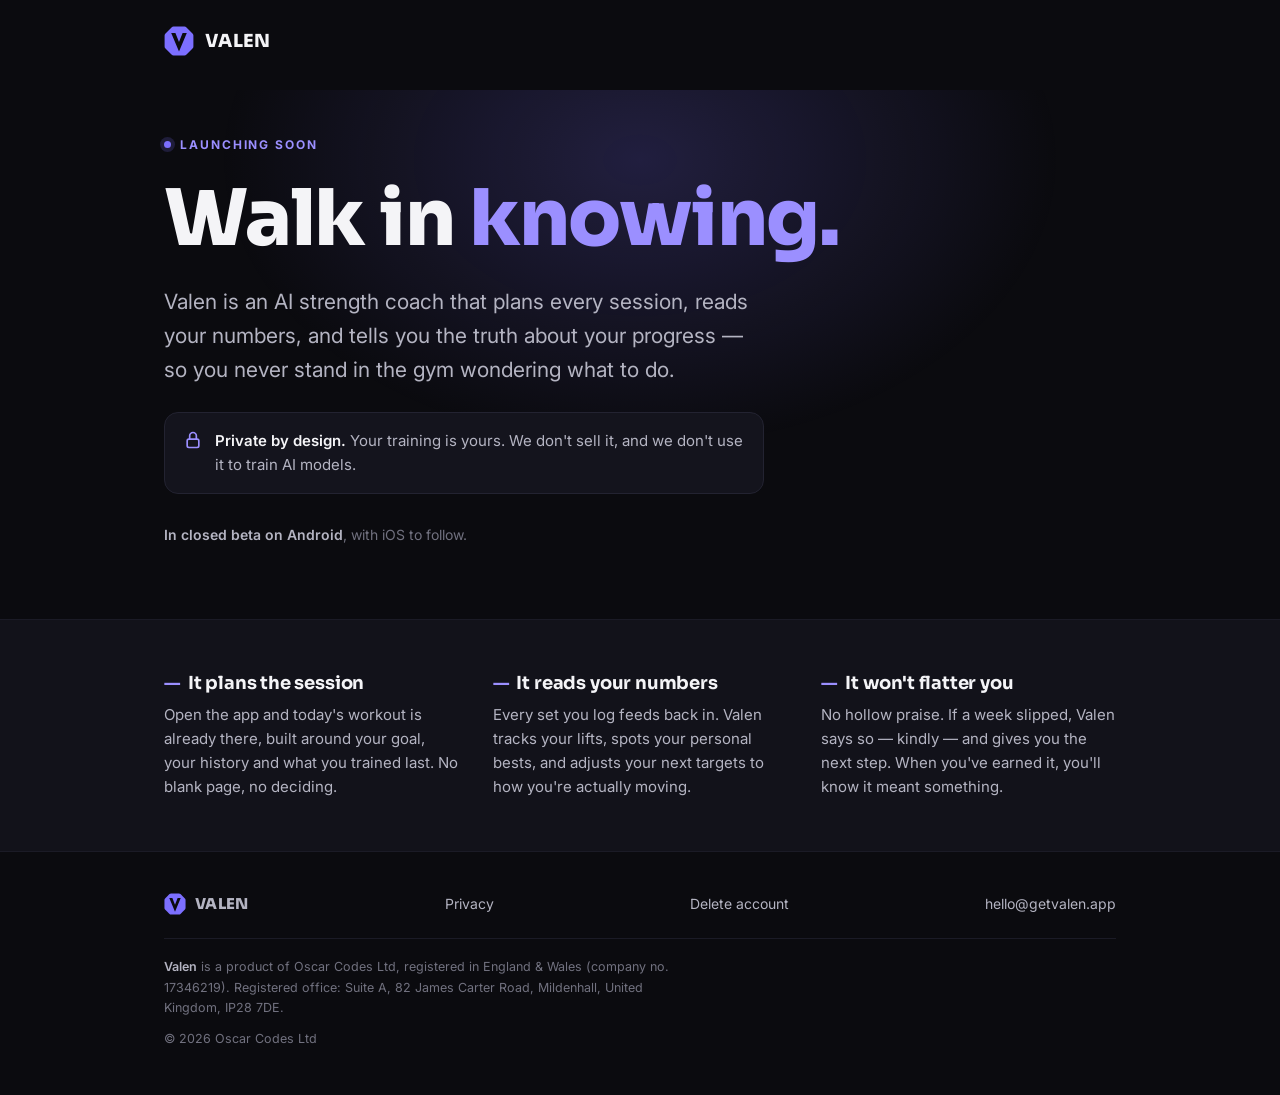
<file: index.html>
<!DOCTYPE html>
<html lang="en-GB">
<head>
<meta charset="utf-8">
<meta name="viewport" content="width=device-width, initial-scale=1">
<title>Valen — your AI strength coach</title>
<meta name="description" content="Valen is an AI strength coach that plans every session and tells you the truth about your progress. Launching soon.">

<!-- Open Graph / social. og:image lives at the web root; must be an ABSOLUTE URL. -->
<meta property="og:type" content="website">
<meta property="og:site_name" content="Valen">
<meta property="og:title" content="Valen — your AI strength coach">
<meta property="og:description" content="An AI strength coach that plans every session and tells you the truth about your progress. Launching soon.">
<meta property="og:url" content="https://getvalen.app/">
<meta property="og:image" content="https://getvalen.app/og.png">
<meta property="og:image:width" content="1200">
<meta property="og:image:height" content="630">
<meta property="og:image:alt" content="Valen — your AI strength coach">
<meta name="twitter:card" content="summary_large_image">
<meta name="twitter:title" content="Valen — your AI strength coach">
<meta name="twitter:description" content="An AI strength coach that plans every session and tells you the truth about your progress. Launching soon.">
<meta name="twitter:image" content="https://getvalen.app/og.png">

<link rel="preconnect" href="https://fonts.googleapis.com">
<link rel="preconnect" href="https://fonts.gstatic.com" crossorigin>
<link href="https://fonts.googleapis.com/css2?family=Sora:wght@600;700;800&family=Inter:wght@400;500;600;700&display=swap" rel="stylesheet">
<style>
  :root{
    --bg:#0B0B0F;
    --bg-raise:#12121A;
    --card:#14141D;
    --line:#232331;
    --line-soft:#1B1B26;
    --violet:#7C6FFF;          /* canonical locked brand colour */
    --violet-bright:#9B8FFF;
    --violet-dim:#5B4FD1;
    --text:#F4F4F7;
    --text-mid:#B4B4C2;
    --muted:#71717F;
    --maxw:1000px;
  }
  *{box-sizing:border-box;margin:0;padding:0}
  @media (prefers-reduced-motion:reduce){*{animation:none!important;transition:none!important}}
  html,body{height:100%}
  body{
    background:var(--bg);color:var(--text);
    font-family:'Inter',-apple-system,BlinkMacSystemFont,sans-serif;
    line-height:1.6;-webkit-font-smoothing:antialiased;
    overflow-x:hidden;
    display:flex;flex-direction:column;min-height:100dvh;
  }
  h1,h2{font-family:'Sora',sans-serif;line-height:1.08;letter-spacing:-.02em;font-weight:800}
  a{color:inherit;text-decoration:none}
  a:focus-visible,button:focus-visible{outline:2px solid var(--violet-bright);outline-offset:3px;border-radius:4px}
  .wrap{width:100%;max-width:var(--maxw);margin:0 auto;padding:0 24px}
  .eyebrow{font-size:12px;font-weight:700;letter-spacing:.16em;text-transform:uppercase;color:var(--violet-bright)}

  /* ---------- top brand bar ---------- */
  header.bar{padding:26px 0}
  .brand{display:inline-flex;align-items:center;gap:11px;font-family:'Sora';font-weight:800;font-size:18px;letter-spacing:.02em}
  .brand svg{width:30px;height:30px;display:block}

  /* ---------- hero ---------- */
  main{flex:1 0 auto;display:flex;align-items:center;position:relative;overflow:hidden;padding:40px 0 72px}
  main::before{content:'';position:absolute;top:-240px;left:50%;transform:translateX(-50%);
    width:900px;height:620px;pointer-events:none;
    background:radial-gradient(ellipse,rgba(124,111,255,.20) 0%,rgba(124,111,255,0) 66%)}
  .hero{position:relative;max-width:720px}
  .hero .eyebrow{display:inline-flex;align-items:center;gap:9px}
  .hero .eyebrow::before{content:'';width:7px;height:7px;border-radius:50%;background:var(--violet);
    box-shadow:0 0 0 4px rgba(124,111,255,.18);animation:pulse 2.6s ease-in-out infinite}
  @keyframes pulse{0%,100%{opacity:1}50%{opacity:.4}}
  .hero h1{font-size:clamp(44px,8vw,78px);margin:22px 0 24px}
  .hero h1 .accent{color:var(--violet-bright)}
  .hero-sub{font-size:clamp(17px,2.4vw,21px);color:var(--text-mid);max-width:600px}
  .trust{margin-top:26px;display:inline-flex;align-items:flex-start;gap:12px;max-width:600px;
    background:var(--card);border:1px solid var(--line);border-radius:14px;padding:16px 18px}
  .trust svg{flex:none;width:20px;height:20px;margin-top:1px;stroke:var(--violet-bright);fill:none;stroke-width:2;stroke-linecap:round;stroke-linejoin:round}
  .trust p{font-size:15px;color:var(--text-mid)}
  .trust p b{color:var(--text);font-weight:600}
  .status{margin-top:30px;font-size:14px;color:var(--muted)}
  .status b{color:var(--text-mid);font-weight:600}

  /* stagger children in on load */
  .fade{opacity:0;transform:translateY(14px);animation:rise .7s cubic-bezier(.2,.8,.2,1) forwards}
  .fade.d1{animation-delay:.05s}.fade.d2{animation-delay:.13s}.fade.d3{animation-delay:.21s}
  .fade.d4{animation-delay:.29s}.fade.d5{animation-delay:.37s}
  @keyframes rise{to{opacity:1;transform:none}}

  /* ---------- what it is ---------- */
  .points{border-top:1px solid var(--line-soft);background:var(--bg-raise)}
  .points-grid{display:grid;grid-template-columns:repeat(3,1fr);gap:34px;padding:52px 0}
  @media(max-width:760px){.points-grid{grid-template-columns:1fr;gap:30px;padding:40px 0}}
  .pt h2{font-family:'Sora';font-size:18px;font-weight:700;letter-spacing:-.01em;margin-bottom:9px;line-height:1.25}
  .pt h2 .mark{color:var(--violet-bright);margin-right:8px}
  .pt p{font-size:15px;color:var(--text-mid)}

  /* ---------- footer ---------- */
  footer{border-top:1px solid var(--line-soft);padding:40px 0 46px;flex-shrink:0}
  .foot-top{display:flex;align-items:center;justify-content:space-between;gap:14px 24px;flex-wrap:wrap}
  .foot-brand{display:inline-flex;align-items:center;gap:9px;font-family:'Sora';font-weight:800;font-size:15px;letter-spacing:.02em;color:var(--text-mid);transition:color .15s}
  .foot-brand svg{width:22px;height:22px;display:block}
  .foot-brand:hover{color:var(--text)}
  .foot-contact{font-size:14px;color:var(--text-mid);transition:color .15s}
  .foot-contact:hover{color:var(--text)}
  .foot-rule{height:1px;background:var(--line-soft);margin:22px 0 18px}
  .footer-legal{max-width:66ch;font-size:12.5px;line-height:1.65;color:var(--muted)}
  .footer-legal b{color:var(--text-mid);font-weight:600}
  .foot-copy{margin-top:10px;font-size:12.5px;color:var(--muted)}
</style>
</head>
<body>

<!-- ================= BRAND BAR ================= -->
<header class="bar">
  <div class="wrap">
    <span class="brand fade">
      <svg viewBox="0 0 100 100" aria-hidden="true"><path d="M32 2 H68 Q72 2 75 5 L95 25 Q98 28 98 32 V68 Q98 72 95 75 L75 95 Q72 98 68 98 H32 Q28 98 25 95 L5 75 Q2 72 2 68 V32 Q2 28 5 25 L25 5 Q28 2 32 2 Z" fill="#7C6FFF"/><path d="M24 23 L50 85 L76 23 L62 23 L50 53 L38 23 Z" fill="#0B0B0F"/></svg>
      VALEN
    </span>
  </div>
</header>

<!-- ================= HERO ================= -->
<main>
  <div class="wrap">
    <div class="hero">
      <span class="eyebrow fade d1">Launching soon</span>
      <h1 class="fade d2">Walk in <span class="accent">knowing.</span></h1>
      <p class="hero-sub fade d3">Valen is an AI strength coach that plans every session, reads your numbers, and tells you the truth about your progress — so you never stand in the gym wondering what to do.</p>

      <div class="trust fade d4">
        <svg viewBox="0 0 24 24" aria-hidden="true"><rect x="5" y="11" width="14" height="10" rx="2"/><path d="M8 11V7a4 4 0 018 0v4"/></svg>
        <p><b>Private by design.</b> Your training is yours. We don't sell it, and we don't use it to train AI models.</p>
      </div>

      <p class="status fade d5"><b>In closed beta on Android</b>, with iOS to follow.</p>
    </div>
  </div>
</main>

<!-- ================= WHAT IT IS ================= -->
<section class="points">
  <div class="wrap">
    <div class="points-grid">
      <div class="pt">
        <h2><span class="mark">—</span>It plans the session</h2>
        <p>Open the app and today's workout is already there, built around your goal, your history and what you trained last. No blank page, no deciding.</p>
      </div>
      <div class="pt">
        <h2><span class="mark">—</span>It reads your numbers</h2>
        <p>Every set you log feeds back in. Valen tracks your lifts, spots your personal bests, and adjusts your next targets to how you're actually moving.</p>
      </div>
      <div class="pt">
        <h2><span class="mark">—</span>It won't flatter you</h2>
        <p>No hollow praise. If a week slipped, Valen says so — kindly — and gives you the next step. When you've earned it, you'll know it meant something.</p>
      </div>
    </div>
  </div>
</section>

<!-- ================= FOOTER ================= -->
<footer>
  <div class="wrap">
    <div class="foot-top">
      <a href="/" class="foot-brand" aria-label="Valen — home">
        <svg viewBox="0 0 100 100" aria-hidden="true"><path d="M32 2 H68 Q72 2 75 5 L95 25 Q98 28 98 32 V68 Q98 72 95 75 L75 95 Q72 98 68 98 H32 Q28 98 25 95 L5 75 Q2 72 2 68 V32 Q2 28 5 25 L25 5 Q28 2 32 2 Z" fill="#7C6FFF"/><path d="M24 23 L50 85 L76 23 L62 23 L50 53 L38 23 Z" fill="#0B0B0F"/></svg>
        VALEN
      </a>
      <a href="/privacy.html" class="foot-contact">Privacy</a>
      <a href="/delete-account.html" class="foot-contact">Delete account</a>
      <a href="mailto:hello@getvalen.app" class="foot-contact">hello@getvalen.app</a>
    </div>
    <div class="foot-rule"></div>
    <p class="footer-legal"><b>Valen</b> is a product of Oscar Codes Ltd, registered in England &amp; Wales (company no. 17346219). Registered office: Suite A, 82 James Carter Road, Mildenhall, United Kingdom, IP28 7DE.</p>
    <p class="foot-copy">© 2026 Oscar Codes Ltd</p>
  </div>
</footer>

</body>
</html>
</file>
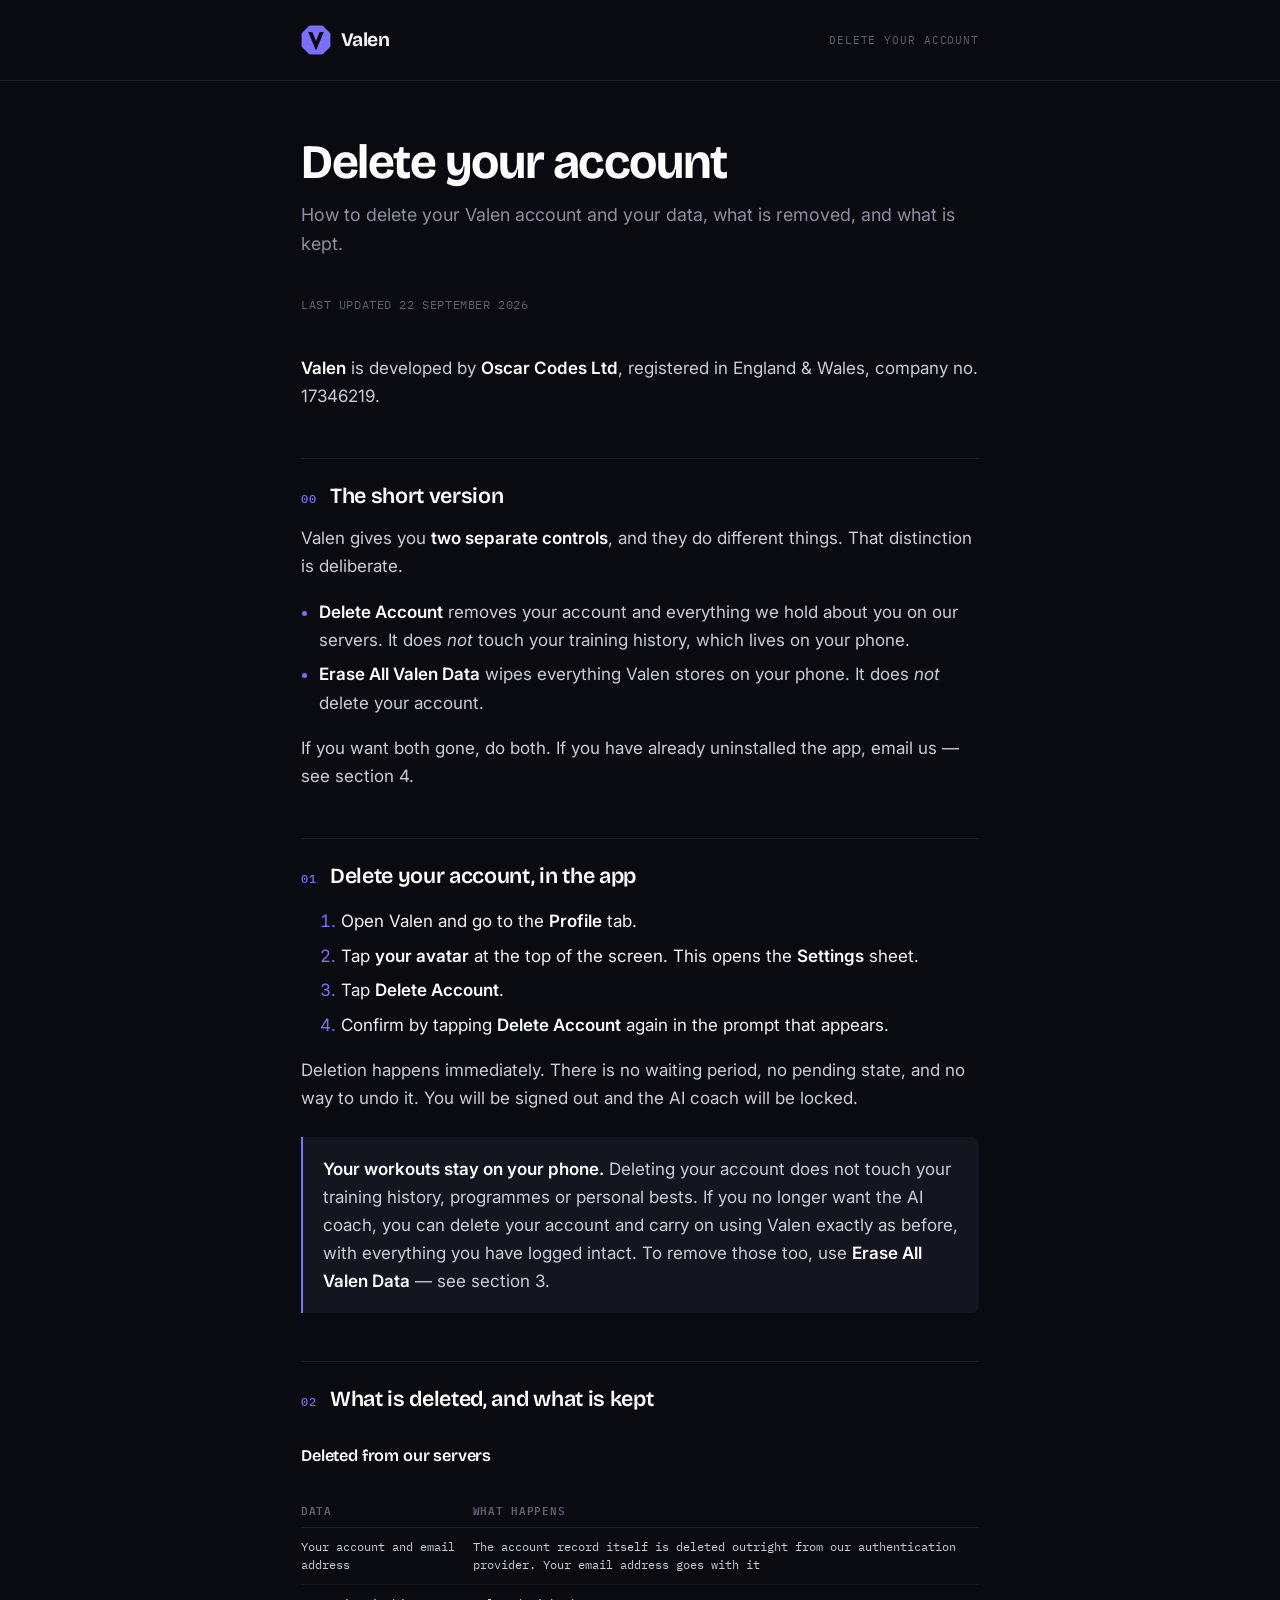
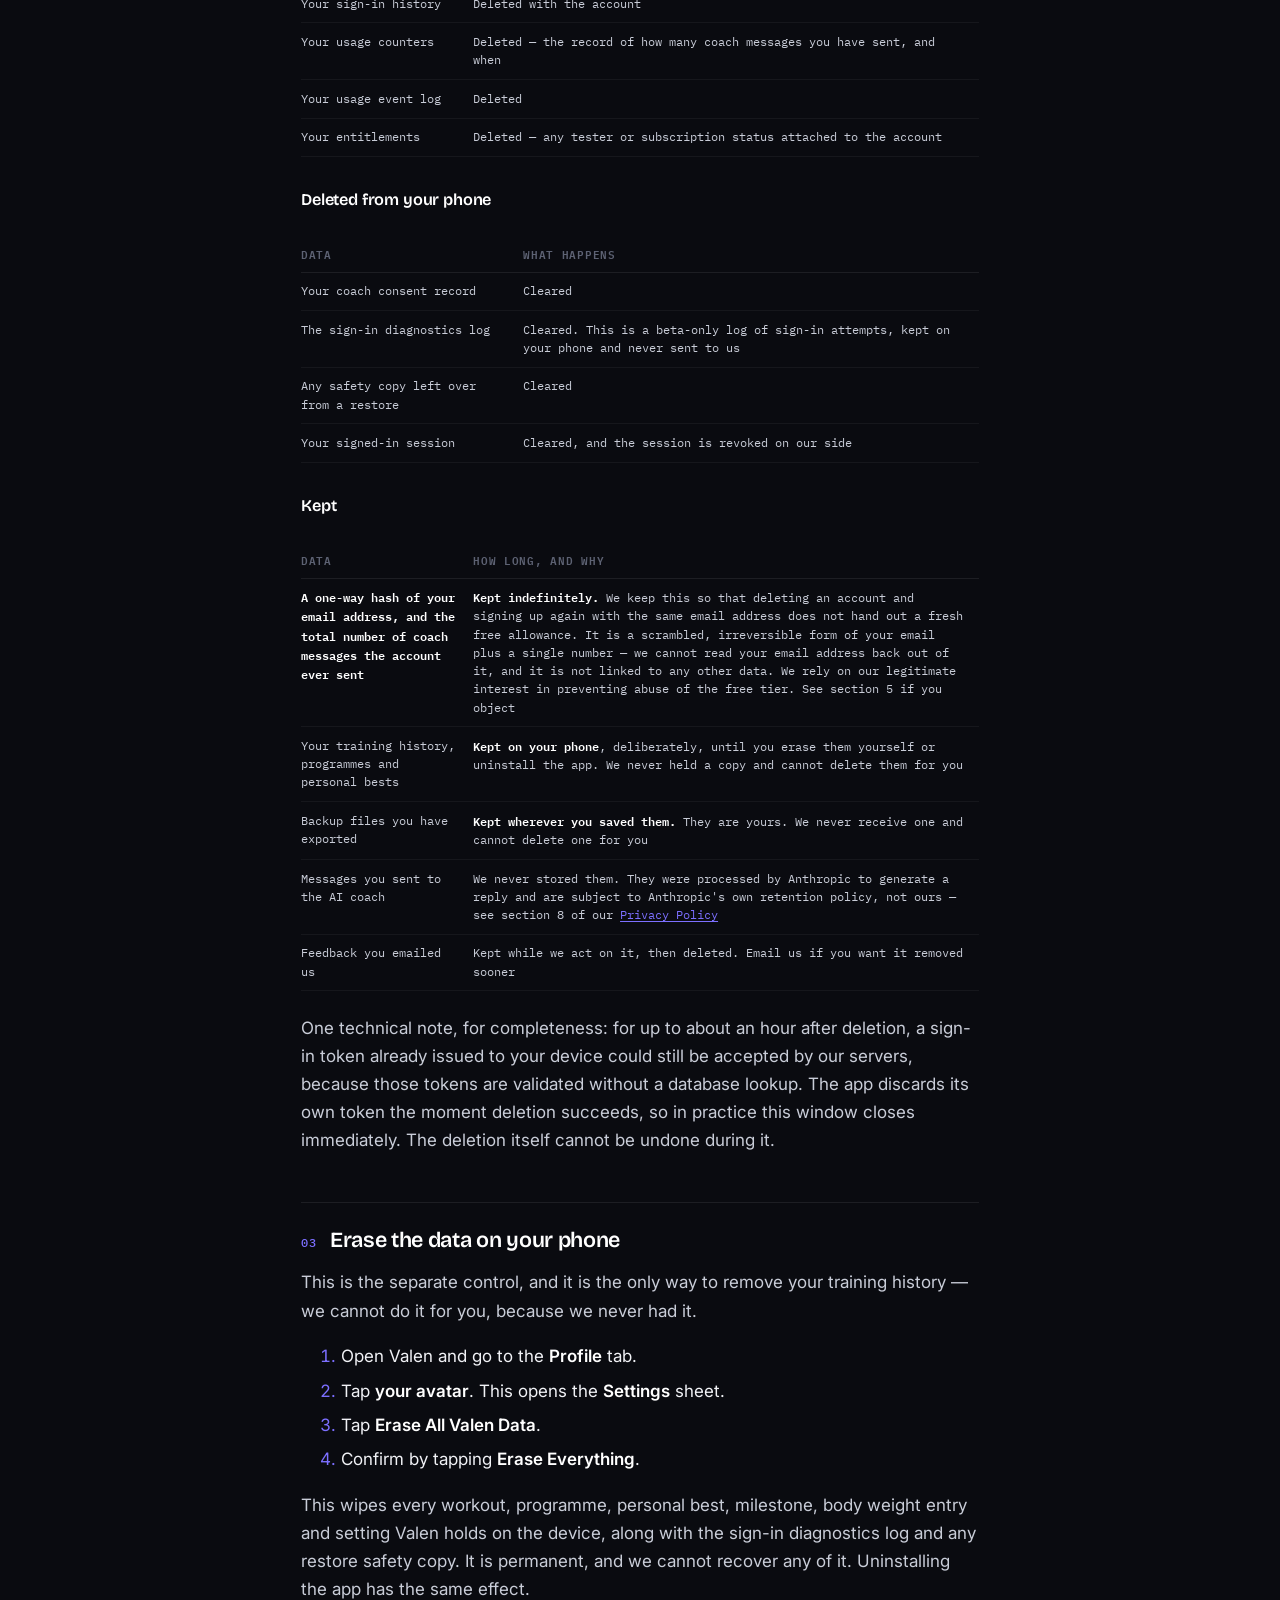
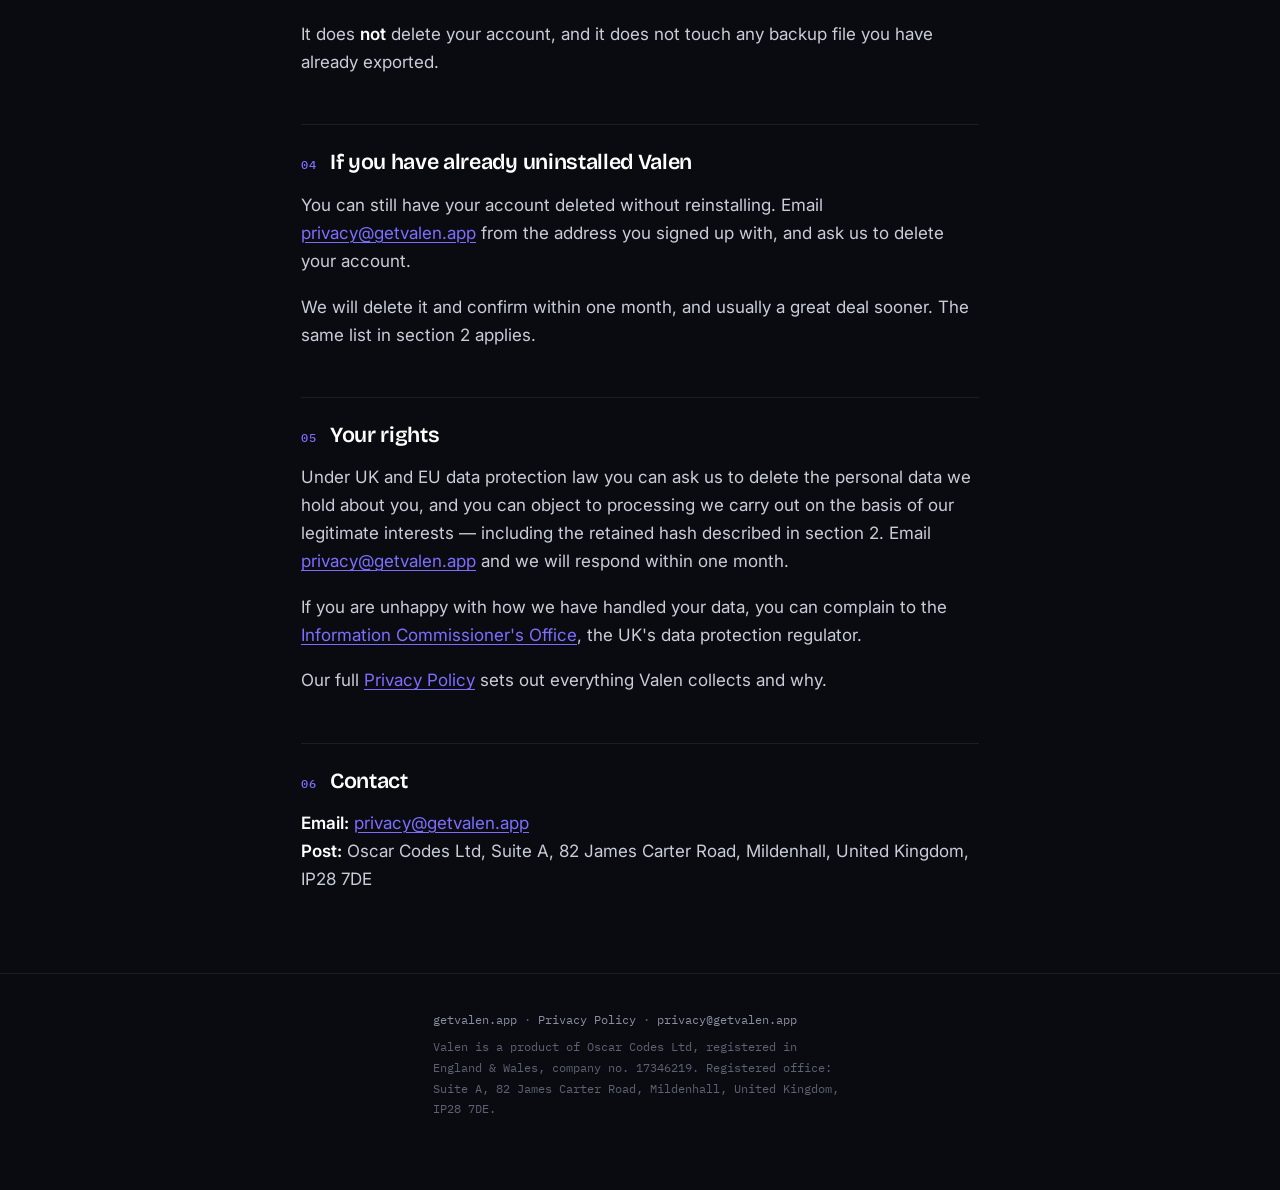
<file: delete-account.html>
<!DOCTYPE html>
<html lang="en-GB">
<head>
<meta charset="utf-8">
<meta name="viewport" content="width=device-width, initial-scale=1">
<title>Delete your Valen account — Valen</title>
<meta name="description" content="How to delete your Valen account and your data, what is removed, and what is kept.">
<meta name="robots" content="index, follow">
<link rel="icon" href="/assets/favicon.png" type="image/png">
<link rel="preconnect" href="https://fonts.googleapis.com">
<link rel="preconnect" href="https://fonts.gstatic.com" crossorigin>
<link href="https://fonts.googleapis.com/css2?family=Bricolage+Grotesque:opsz,wght@12..96,600;12..96,700&family=IBM+Plex+Mono:wght@400;500;600&family=Inter:wght@400;500;600&display=swap" rel="stylesheet">
<link rel="stylesheet" href="/styles.css">
</head>
<body>



<header class="masthead">
  <div class="masthead__inner">
    <a class="wordmark" href="/">
      <svg viewBox="0 0 100 100" aria-hidden="true" width="30" height="30"><path d="M32 2 H68 Q72 2 75 5 L95 25 Q98 28 98 32 V68 Q98 72 95 75 L75 95 Q72 98 68 98 H32 Q28 98 25 95 L5 75 Q2 72 2 68 V32 Q2 28 5 25 L25 5 Q28 2 32 2 Z" fill="#7C6FFF"/><path d="M24 23 L50 85 L76 23 L62 23 L50 53 L38 23 Z" fill="#0B0B0F"/></svg>
      Valen
    </a>
    <span class="masthead__label">Delete your account</span>
  </div>
</header>

<main class="wrap">

  <h1>Delete your account</h1>
  <p class="dek">How to delete your Valen account and your data, what is removed, and what is kept.</p>
  <p class="meta">Last updated 22 September 2026</p>

  <p><strong>Valen</strong> is developed by <strong>Oscar Codes Ltd</strong>, registered in England &amp; Wales, company no. 17346219.</p>

  <h2><span class="num">00</span> The short version</h2>

  <p>Valen gives you <strong>two separate controls</strong>, and they do different things. That distinction is deliberate.</p>

  <ul>
    <li><strong>Delete Account</strong> removes your account and everything we hold about you on our servers. It does <em>not</em> touch your training history, which lives on your phone.</li>
    <li><strong>Erase All Valen Data</strong> wipes everything Valen stores on your phone. It does <em>not</em> delete your account.</li>
  </ul>

  <p>If you want both gone, do both. If you have already uninstalled the app, email us — see section 4.</p>

  <h2 id="delete"><span class="num">01</span> Delete your account, in the app</h2>

  <ol>
    <li>Open Valen and go to the <strong>Profile</strong> tab.</li>
    <li>Tap <strong>your avatar</strong> at the top of the screen. This opens the <strong>Settings</strong> sheet.</li>
    <li>Tap <strong>Delete Account</strong>.</li>
    <li>Confirm by tapping <strong>Delete Account</strong> again in the prompt that appears.</li>
  </ol>

  <p>Deletion happens immediately. There is no waiting period, no pending state, and no way to undo it. You will be signed out and the AI coach will be locked.</p>

  <div class="callout">
    <p><strong>Your workouts stay on your phone.</strong> Deleting your account does not touch your training history, programmes or personal bests. If you no longer want the AI coach, you can delete your account and carry on using Valen exactly as before, with everything you have logged intact. To remove those too, use <strong>Erase All Valen Data</strong> — see section 3.</p>
  </div>

  <h2 id="what"><span class="num">02</span> What is deleted, and what is kept</h2>

  <h3>Deleted from our servers</h3>

  <div class="table-scroll">
  <table>
    <thead><tr><th>Data</th><th>What happens</th></tr></thead>
    <tbody>
      <tr><td>Your account and email address</td><td>The account record itself is deleted outright from our authentication provider. Your email address goes with it</td></tr>
      <tr><td>Your sign-in history</td><td>Deleted with the account</td></tr>
      <tr><td>Your usage counters</td><td>Deleted — the record of how many coach messages you have sent, and when</td></tr>
      <tr><td>Your usage event log</td><td>Deleted</td></tr>
      <tr><td>Your entitlements</td><td>Deleted — any tester or subscription status attached to the account</td></tr>
    </tbody>
  </table>
  </div>

  <h3>Deleted from your phone</h3>

  <div class="table-scroll">
  <table>
    <thead><tr><th>Data</th><th>What happens</th></tr></thead>
    <tbody>
      <tr><td>Your coach consent record</td><td>Cleared</td></tr>
      <tr><td>The sign-in diagnostics log</td><td>Cleared. This is a beta-only log of sign-in attempts, kept on your phone and never sent to us</td></tr>
      <tr><td>Any safety copy left over from a restore</td><td>Cleared</td></tr>
      <tr><td>Your signed-in session</td><td>Cleared, and the session is revoked on our side</td></tr>
    </tbody>
  </table>
  </div>

  <h3>Kept</h3>

  <div class="table-scroll">
  <table>
    <thead><tr><th>Data</th><th>How long, and why</th></tr></thead>
    <tbody>
      <tr><td><strong>A one-way hash of your email address, and the total number of coach messages the account ever sent</strong></td><td><strong>Kept indefinitely.</strong> We keep this so that deleting an account and signing up again with the same email address does not hand out a fresh free allowance. It is a scrambled, irreversible form of your email plus a single number — we cannot read your email address back out of it, and it is not linked to any other data. We rely on our legitimate interest in preventing abuse of the free tier. See section 5 if you object</td></tr>
      <tr><td>Your training history, programmes and personal bests</td><td><strong>Kept on your phone</strong>, deliberately, until you erase them yourself or uninstall the app. We never held a copy and cannot delete them for you</td></tr>
      <tr><td>Backup files you have exported</td><td><strong>Kept wherever you saved them.</strong> They are yours. We never receive one and cannot delete one for you</td></tr>
      <tr><td>Messages you sent to the AI coach</td><td>We never stored them. They were processed by Anthropic to generate a reply and are subject to Anthropic's own retention policy, not ours — see section 8 of our <a href="/privacy.html">Privacy Policy</a></td></tr>
      <tr><td>Feedback you emailed us</td><td>Kept while we act on it, then deleted. Email us if you want it removed sooner</td></tr>
    </tbody>
  </table>
  </div>

  <p>One technical note, for completeness: for up to about an hour after deletion, a sign-in token already issued to your device could still be accepted by our servers, because those tokens are validated without a database lookup. The app discards its own token the moment deletion succeeds, so in practice this window closes immediately. The deletion itself cannot be undone during it.</p>

  <h2 id="erase"><span class="num">03</span> Erase the data on your phone</h2>

  <p>This is the separate control, and it is the only way to remove your training history — we cannot do it for you, because we never had it.</p>

  <ol>
    <li>Open Valen and go to the <strong>Profile</strong> tab.</li>
    <li>Tap <strong>your avatar</strong>. This opens the <strong>Settings</strong> sheet.</li>
    <li>Tap <strong>Erase All Valen Data</strong>.</li>
    <li>Confirm by tapping <strong>Erase Everything</strong>.</li>
  </ol>

  <p>This wipes every workout, programme, personal best, milestone, body weight entry and setting Valen holds on the device, along with the sign-in diagnostics log and any restore safety copy. It is permanent, and we cannot recover any of it. Uninstalling the app has the same effect.</p>

  <p>It does <strong>not</strong> delete your account, and it does not touch any backup file you have already exported.</p>

  <h2 id="uninstalled"><span class="num">04</span> If you have already uninstalled Valen</h2>

  <p>You can still have your account deleted without reinstalling. Email <a href="mailto:privacy@getvalen.app">privacy@getvalen.app</a> from the address you signed up with, and ask us to delete your account.</p>

  <p>We will delete it and confirm within one month, and usually a great deal sooner. The same list in section 2 applies.</p>

  <h2 id="rights"><span class="num">05</span> Your rights</h2>

  <p>Under UK and EU data protection law you can ask us to delete the personal data we hold about you, and you can object to processing we carry out on the basis of our legitimate interests — including the retained hash described in section 2. Email <a href="mailto:privacy@getvalen.app">privacy@getvalen.app</a> and we will respond within one month.</p>

  <p>If you are unhappy with how we have handled your data, you can complain to the <a href="https://ico.org.uk">Information Commissioner's Office</a>, the UK's data protection regulator.</p>

  <p>Our full <a href="/privacy.html">Privacy Policy</a> sets out everything Valen collects and why.</p>

  <h2 id="contact"><span class="num">06</span> Contact</h2>

  <p><strong>Email:</strong> <a href="mailto:privacy@getvalen.app">privacy@getvalen.app</a><br>
  <strong>Post:</strong> Oscar Codes Ltd, Suite A, 82 James Carter Road, Mildenhall, United Kingdom, IP28 7DE</p>

</main>

<footer>
  <div class="wrap">
    <p class="footer-links"><a href="/">getvalen.app</a> · <a href="/privacy.html">Privacy Policy</a> · <a href="mailto:privacy@getvalen.app">privacy@getvalen.app</a></p>
    <p class="footer-legal">Valen is a product of Oscar Codes Ltd, registered in England &amp; Wales, company no. 17346219. Registered office: Suite A, 82 James Carter Road, Mildenhall, United Kingdom, IP28 7DE.</p>
  </div>
</footer>

</body>
</html>
</file>
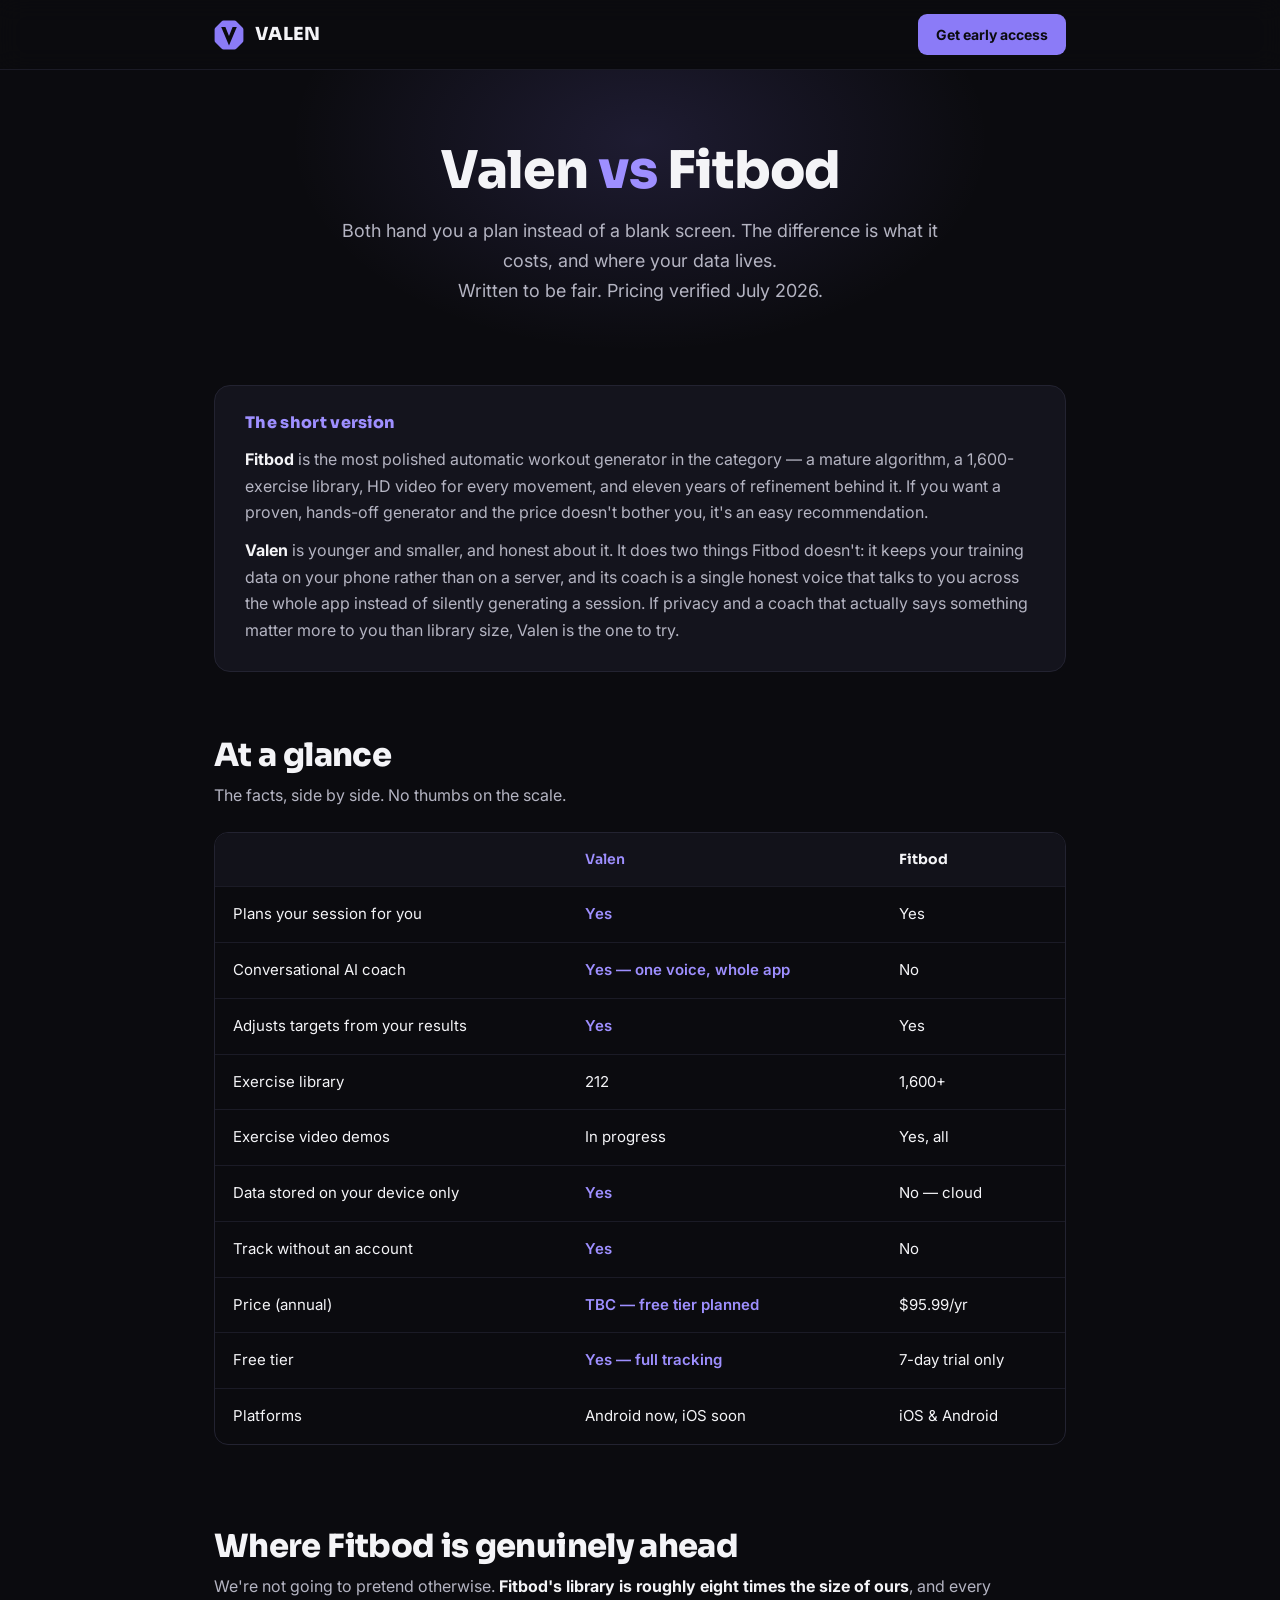
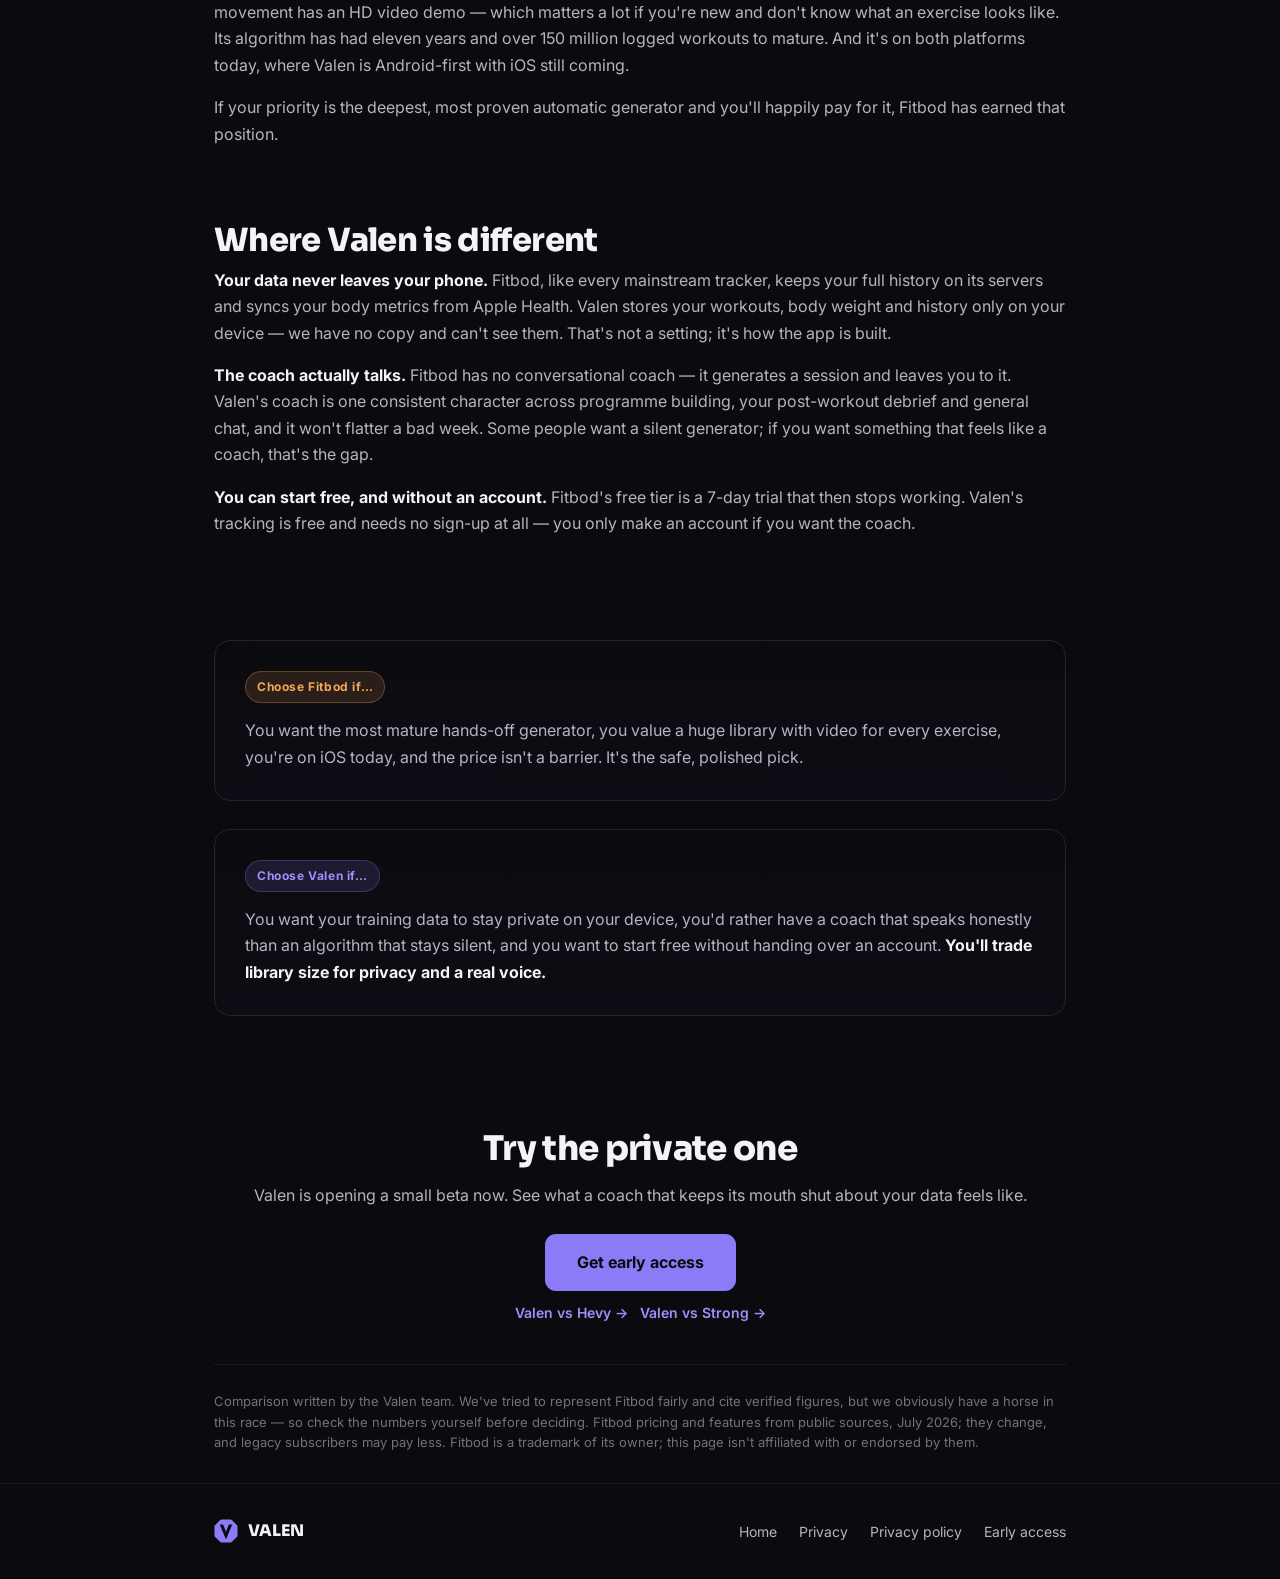
<file: fitbod.html>
<!DOCTYPE html>
<html lang="en-GB">
<head>
<meta charset="utf-8">
<meta name="viewport" content="width=device-width, initial-scale=1">
<title>Valen vs Fitbod — an honest comparison</title>
<meta name="description" content="Valen vs Fitbod, compared fairly: AI programming, pricing, privacy and who each one is really for.">
<link rel="preconnect" href="https://fonts.googleapis.com">
<link rel="preconnect" href="https://fonts.gstatic.com" crossorigin>
<link href="https://fonts.googleapis.com/css2?family=Sora:wght@600;700;800&family=Inter:wght@400;500;600;700&display=swap" rel="stylesheet">
<style>
  :root{--bg:#0B0B0F;--bg-raise:#12121A;--card:#14141D;--line:#232331;--line-soft:#1B1B26;
    --violet:#8B7BF7;--violet-bright:#9E8FFF;--amber:#F5A656;--text:#F4F4F7;--mid:#B4B4C2;--muted:#71717F;--maxw:900px;}
  *{box-sizing:border-box;margin:0;padding:0}
  html{scroll-behavior:smooth}
  @media(prefers-reduced-motion:reduce){html{scroll-behavior:auto}}
  body{background:var(--bg);color:var(--text);font-family:'Inter',sans-serif;line-height:1.65;-webkit-font-smoothing:antialiased}
  h1,h2,h3{font-family:'Sora';line-height:1.12;letter-spacing:-.02em;font-weight:800}
  a{color:inherit;text-decoration:none}
  .wrap{max-width:var(--maxw);margin:0 auto;padding:0 24px}
  .eyebrow{font-size:12px;font-weight:700;letter-spacing:.14em;text-transform:uppercase;color:var(--violet-bright)}

  nav{position:sticky;top:0;z-index:50;background:rgba(11,11,15,.82);backdrop-filter:blur(12px);border-bottom:1px solid var(--line-soft)}
  .nav-inner{max-width:var(--maxw);margin:0 auto;padding:14px 24px;display:flex;align-items:center;justify-content:space-between}
  .brand{display:flex;align-items:center;gap:11px;font-family:'Sora';font-weight:800;font-size:18px;letter-spacing:.02em}
  .brand svg{width:30px;height:30px}
  .nav-cta{background:var(--violet);color:#0B0B0F!important;padding:9px 18px;border-radius:9px;font-weight:700;font-size:14px}

  .hero{padding:72px 0 44px;text-align:center;position:relative;overflow:hidden}
  .hero::before{content:'';position:absolute;top:-160px;left:50%;transform:translateX(-50%);width:760px;height:460px;background:radial-gradient(ellipse,rgba(139,123,247,.15),transparent 65%);pointer-events:none}
  .hero h1{font-size:clamp(32px,5.4vw,52px);position:relative;margin-bottom:16px}
  .hero h1 .g{color:var(--violet-bright)}
  .hero p{font-size:18px;color:var(--mid);max-width:620px;margin:0 auto;position:relative}
  .updated{font-size:12px;color:var(--muted);margin-top:20px;position:relative}

  .tldr{background:var(--card);border:1px solid var(--line);border-radius:16px;padding:28px 30px;margin:36px 0}
  .tldr h2{font-size:16px;margin-bottom:14px;color:var(--violet-bright);letter-spacing:.02em}
  .tldr p{color:var(--mid);font-size:16px;margin-bottom:12px}
  .tldr p:last-child{margin-bottom:0}
  .tldr strong{color:var(--text)}

  section{padding:30px 0}
  h2.sec{font-size:clamp(24px,3.4vw,32px);margin-bottom:8px}
  .sec-sub{color:var(--mid);margin-bottom:24px;font-size:16px}
  p.body{color:var(--mid);font-size:16px;margin-bottom:16px}
  p.body strong{color:var(--text)}

  .table-scroll{overflow-x:auto;margin:8px 0 24px;border:1px solid var(--line);border-radius:14px}
  table{width:100%;border-collapse:collapse;min-width:520px}
  th,td{text-align:left;padding:15px 18px;font-size:15px;border-bottom:1px solid var(--line-soft)}
  thead th{background:var(--bg-raise);font-family:'Sora';font-weight:700;font-size:14px}
  thead th:first-child{color:var(--muted)}
  tbody tr:last-child td{border-bottom:none}
  td.v{color:var(--text)}
  .col-valen{color:var(--violet-bright)!important;font-weight:600}
  .checkbad{color:var(--muted)}

  .verdict{background:linear-gradient(180deg,var(--bg),#0E0C14);border:1px solid var(--line);border-radius:16px;padding:30px;margin:28px 0}
  .verdict h3{font-size:20px;margin-bottom:14px}
  .verdict p{color:var(--mid);font-size:16px;margin-bottom:14px}
  .verdict p:last-child{margin-bottom:0}
  .verdict strong{color:var(--text)}
  .pick{display:inline-block;font-size:12px;font-weight:700;letter-spacing:.05em;padding:5px 11px;border-radius:20px;margin-bottom:14px}
  .pick-them{background:rgba(245,166,86,.13);color:var(--amber);border:1px solid rgba(245,166,86,.28)}
  .pick-us{background:rgba(139,123,247,.14);color:var(--violet-bright);border:1px solid rgba(139,123,247,.28)}

  .cta{text-align:center;padding:56px 0 40px}
  .cta h2{font-size:clamp(24px,3.6vw,34px);margin-bottom:14px}
  .cta p{color:var(--mid);margin-bottom:26px}
  .btn{padding:15px 32px;border-radius:11px;font-weight:700;font-size:16px;background:var(--violet);color:#0B0B0F;display:inline-block;transition:background .15s}
  .btn:hover{background:var(--violet-bright)}

  .disc{font-size:13px;color:var(--muted);border-top:1px solid var(--line-soft);padding:26px 0 10px;line-height:1.6}
  footer{border-top:1px solid var(--line-soft);padding:34px 0;margin-top:20px}
  .foot-inner{display:flex;justify-content:space-between;align-items:center;flex-wrap:wrap;gap:16px}
  .foot-brand{display:flex;align-items:center;gap:10px;font-family:'Sora';font-weight:800;font-size:16px}
  .foot-brand svg{width:24px;height:24px}
  .foot-links{display:flex;gap:22px;font-size:14px;color:var(--mid);flex-wrap:wrap}
  .other-compares{display:flex;gap:12px;margin:10px 0 0;flex-wrap:wrap}
  .other-compares a{font-size:14px;color:var(--violet-bright);font-weight:600}
</style>
</head>
<body>

<nav>
  <div class="nav-inner">
    <a href="/" class="brand">
      <svg viewBox="0 0 100 100"><path d="M32 2 H68 Q72 2 75 5 L95 25 Q98 28 98 32 V68 Q98 72 95 75 L75 95 Q72 98 68 98 H32 Q28 98 25 95 L5 75 Q2 72 2 68 V32 Q2 28 5 25 L25 5 Q28 2 32 2 Z" fill="#8B7BF7"/><path d="M24 23 L50 85 L76 23 L62 23 L50 53 L38 23 Z" fill="#0B0B0F"/></svg>
      VALEN
    </a>
    <a href="/#beta" class="nav-cta">Get early access</a>
  </div>
</nav>

<header class="hero">
  <div class="wrap">
    <h1>Valen <span class="g">vs</span> Fitbod</h1>
    <p>Both hand you a plan instead of a blank screen. The difference is what it costs, and where your data lives.</p>
    <p class="updated">Written to be fair. Pricing verified July 2026.</p>
  </div>
</header>

<div class="wrap">

  <div class="tldr">
    <h2>The short version</h2>
    <p><strong>Fitbod</strong> is the most polished automatic workout generator in the category — a mature algorithm, a 1,600-exercise library, HD video for every movement, and eleven years of refinement behind it. If you want a proven, hands-off generator and the price doesn't bother you, it's an easy recommendation.</p>
    <p><strong>Valen</strong> is younger and smaller, and honest about it. It does two things Fitbod doesn't: it keeps your training data on your phone rather than on a server, and its coach is a single honest voice that talks to you across the whole app instead of silently generating a session. If privacy and a coach that actually says something matter more to you than library size, Valen is the one to try.</p>
  </div>

  <section>
    <h2 class="sec">At a glance</h2>
    <p class="sec-sub">The facts, side by side. No thumbs on the scale.</p>
    <div class="table-scroll">
      <table>
        <thead><tr><th>&nbsp;</th><th class="col-valen">Valen</th><th>Fitbod</th></tr></thead>
        <tbody>
          <tr><td>Plans your session for you</td><td class="v col-valen">Yes</td><td class="v">Yes</td></tr>
          <tr><td>Conversational AI coach</td><td class="v col-valen">Yes — one voice, whole app</td><td class="v checkbad">No</td></tr>
          <tr><td>Adjusts targets from your results</td><td class="v col-valen">Yes</td><td class="v">Yes</td></tr>
          <tr><td>Exercise library</td><td class="v">212</td><td class="v">1,600+</td></tr>
          <tr><td>Exercise video demos</td><td class="v">In progress</td><td class="v">Yes, all</td></tr>
          <tr><td>Data stored on your device only</td><td class="v col-valen">Yes</td><td class="v checkbad">No — cloud</td></tr>
          <tr><td>Track without an account</td><td class="v col-valen">Yes</td><td class="v checkbad">No</td></tr>
          <tr><td>Price (annual)</td><td class="v col-valen">TBC — free tier planned</td><td class="v">$95.99/yr</td></tr>
          <tr><td>Free tier</td><td class="v col-valen">Yes — full tracking</td><td class="v">7-day trial only</td></tr>
          <tr><td>Platforms</td><td class="v">Android now, iOS soon</td><td class="v">iOS &amp; Android</td></tr>
        </tbody>
      </table>
    </div>
  </section>

  <section>
    <h2 class="sec">Where Fitbod is genuinely ahead</h2>
    <p class="body">We're not going to pretend otherwise. <strong>Fitbod's library is roughly eight times the size of ours</strong>, and every movement has an HD video demo — which matters a lot if you're new and don't know what an exercise looks like. Its algorithm has had eleven years and over 150 million logged workouts to mature. And it's on both platforms today, where Valen is Android-first with iOS still coming.</p>
    <p class="body">If your priority is the deepest, most proven automatic generator and you'll happily pay for it, Fitbod has earned that position.</p>
  </section>

  <section>
    <h2 class="sec">Where Valen is different</h2>
    <p class="body"><strong>Your data never leaves your phone.</strong> Fitbod, like every mainstream tracker, keeps your full history on its servers and syncs your body metrics from Apple Health. Valen stores your workouts, body weight and history only on your device — we have no copy and can't see them. That's not a setting; it's how the app is built.</p>
    <p class="body"><strong>The coach actually talks.</strong> Fitbod has no conversational coach — it generates a session and leaves you to it. Valen's coach is one consistent character across programme building, your post-workout debrief and general chat, and it won't flatter a bad week. Some people want a silent generator; if you want something that feels like a coach, that's the gap.</p>
    <p class="body"><strong>You can start free, and without an account.</strong> Fitbod's free tier is a 7-day trial that then stops working. Valen's tracking is free and needs no sign-up at all — you only make an account if you want the coach.</p>
  </section>

  <section>
    <div class="verdict">
      <span class="pick pick-them">Choose Fitbod if…</span>
      <p>You want the most mature hands-off generator, you value a huge library with video for every exercise, you're on iOS today, and the price isn't a barrier. It's the safe, polished pick.</p>
    </div>
    <div class="verdict">
      <span class="pick pick-us">Choose Valen if…</span>
      <p>You want your training data to stay private on your device, you'd rather have a coach that speaks honestly than an algorithm that stays silent, and you want to start free without handing over an account. <strong>You'll trade library size for privacy and a real voice.</strong></p>
    </div>
  </section>

  <div class="cta">
    <h2>Try the private one</h2>
    <p>Valen is opening a small beta now. See what a coach that keeps its mouth shut about your data feels like.</p>
    <a href="/#beta" class="btn">Get early access</a>
    <div class="other-compares" style="justify-content:center">
      <a href="/compare/hevy">Valen vs Hevy →</a>
      <a href="/compare/strong">Valen vs Strong →</a>
    </div>
  </div>

  <p class="disc">Comparison written by the Valen team. We've tried to represent Fitbod fairly and cite verified figures, but we obviously have a horse in this race — so check the numbers yourself before deciding. Fitbod pricing and features from public sources, July 2026; they change, and legacy subscribers may pay less. Fitbod is a trademark of its owner; this page isn't affiliated with or endorsed by them.</p>

</div>

<footer>
  <div class="wrap">
    <div class="foot-inner">
      <div class="foot-brand">
        <svg viewBox="0 0 100 100"><path d="M32 2 H68 Q72 2 75 5 L95 25 Q98 28 98 32 V68 Q98 72 95 75 L75 95 Q72 98 68 98 H32 Q28 98 25 95 L5 75 Q2 72 2 68 V32 Q2 28 5 25 L25 5 Q28 2 32 2 Z" fill="#8B7BF7"/><path d="M24 23 L50 85 L76 23 L62 23 L50 53 L38 23 Z" fill="#0B0B0F"/></svg>
        VALEN
      </div>
      <div class="foot-links">
        <a href="/">Home</a><a href="/#privacy">Privacy</a><a href="/privacy">Privacy policy</a><a href="/#beta">Early access</a>
      </div>
    </div>
  </div>
</footer>

</body>
</html>
</file>
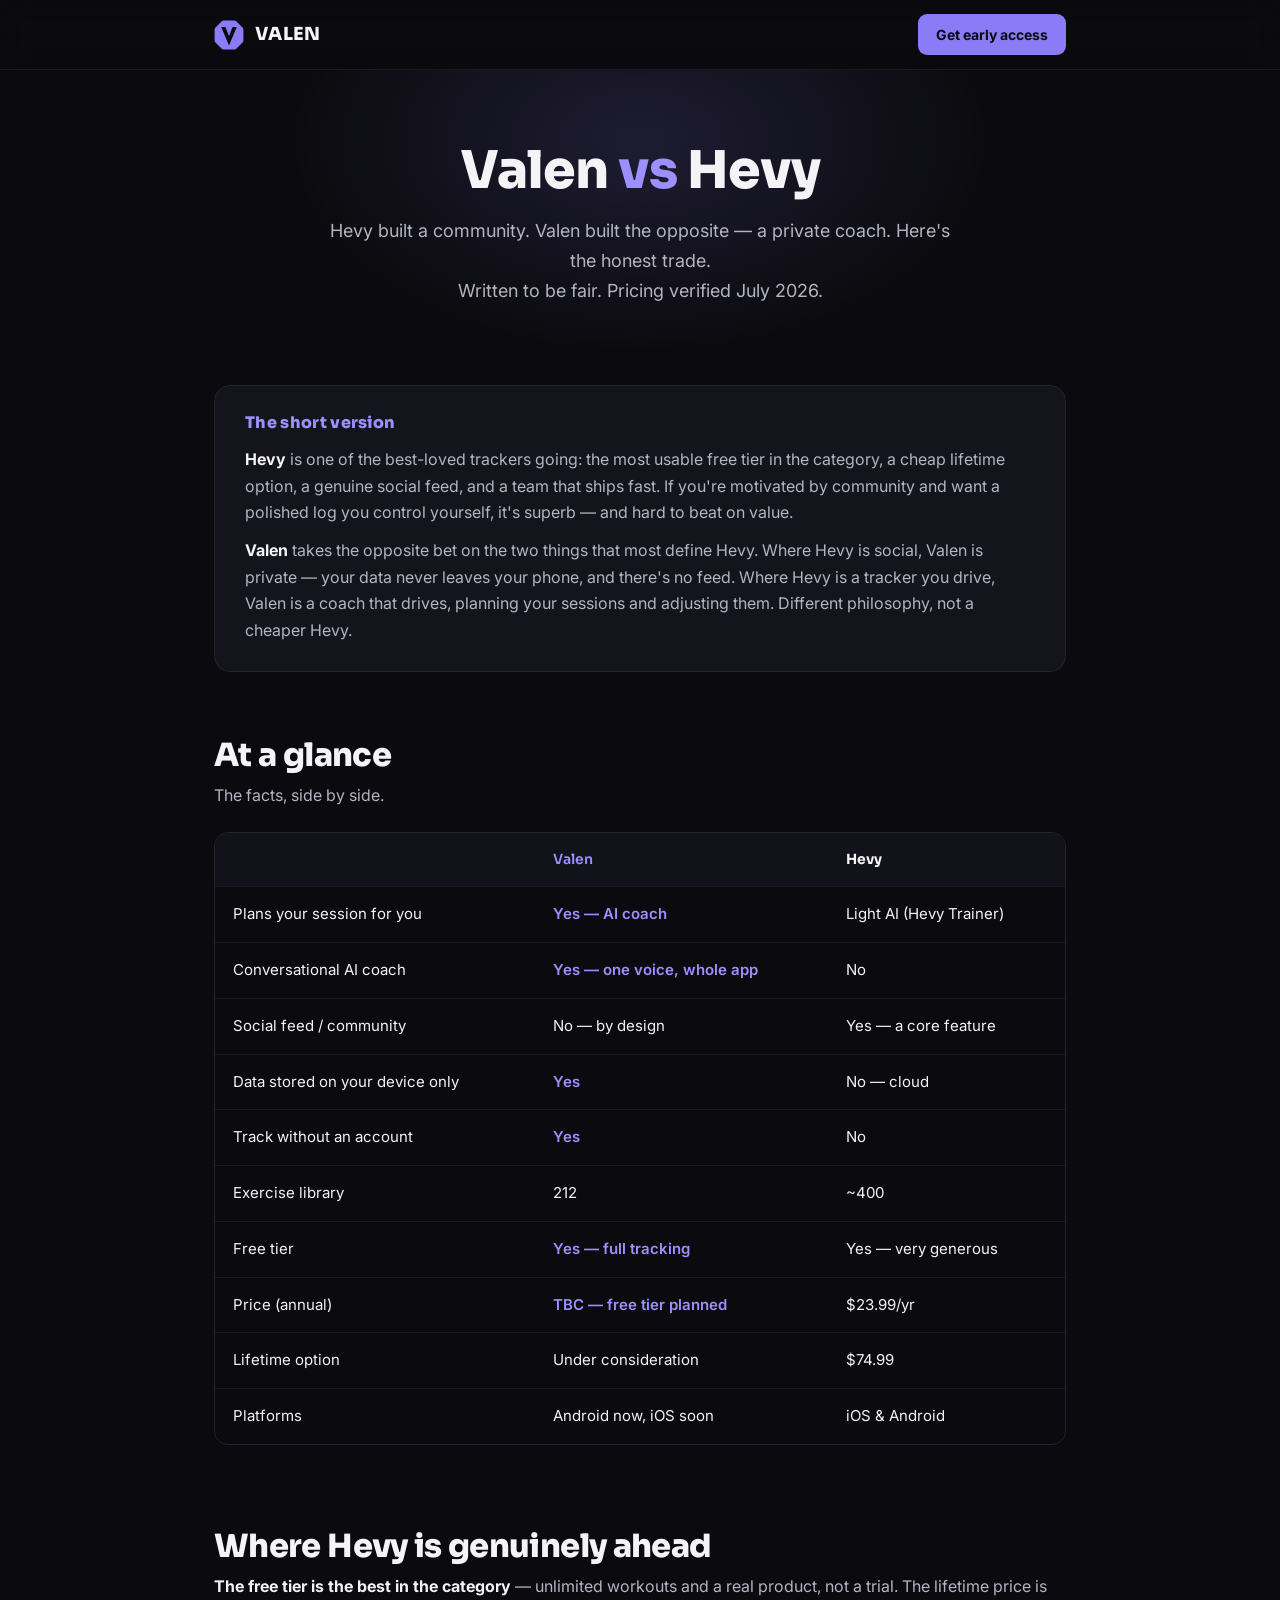
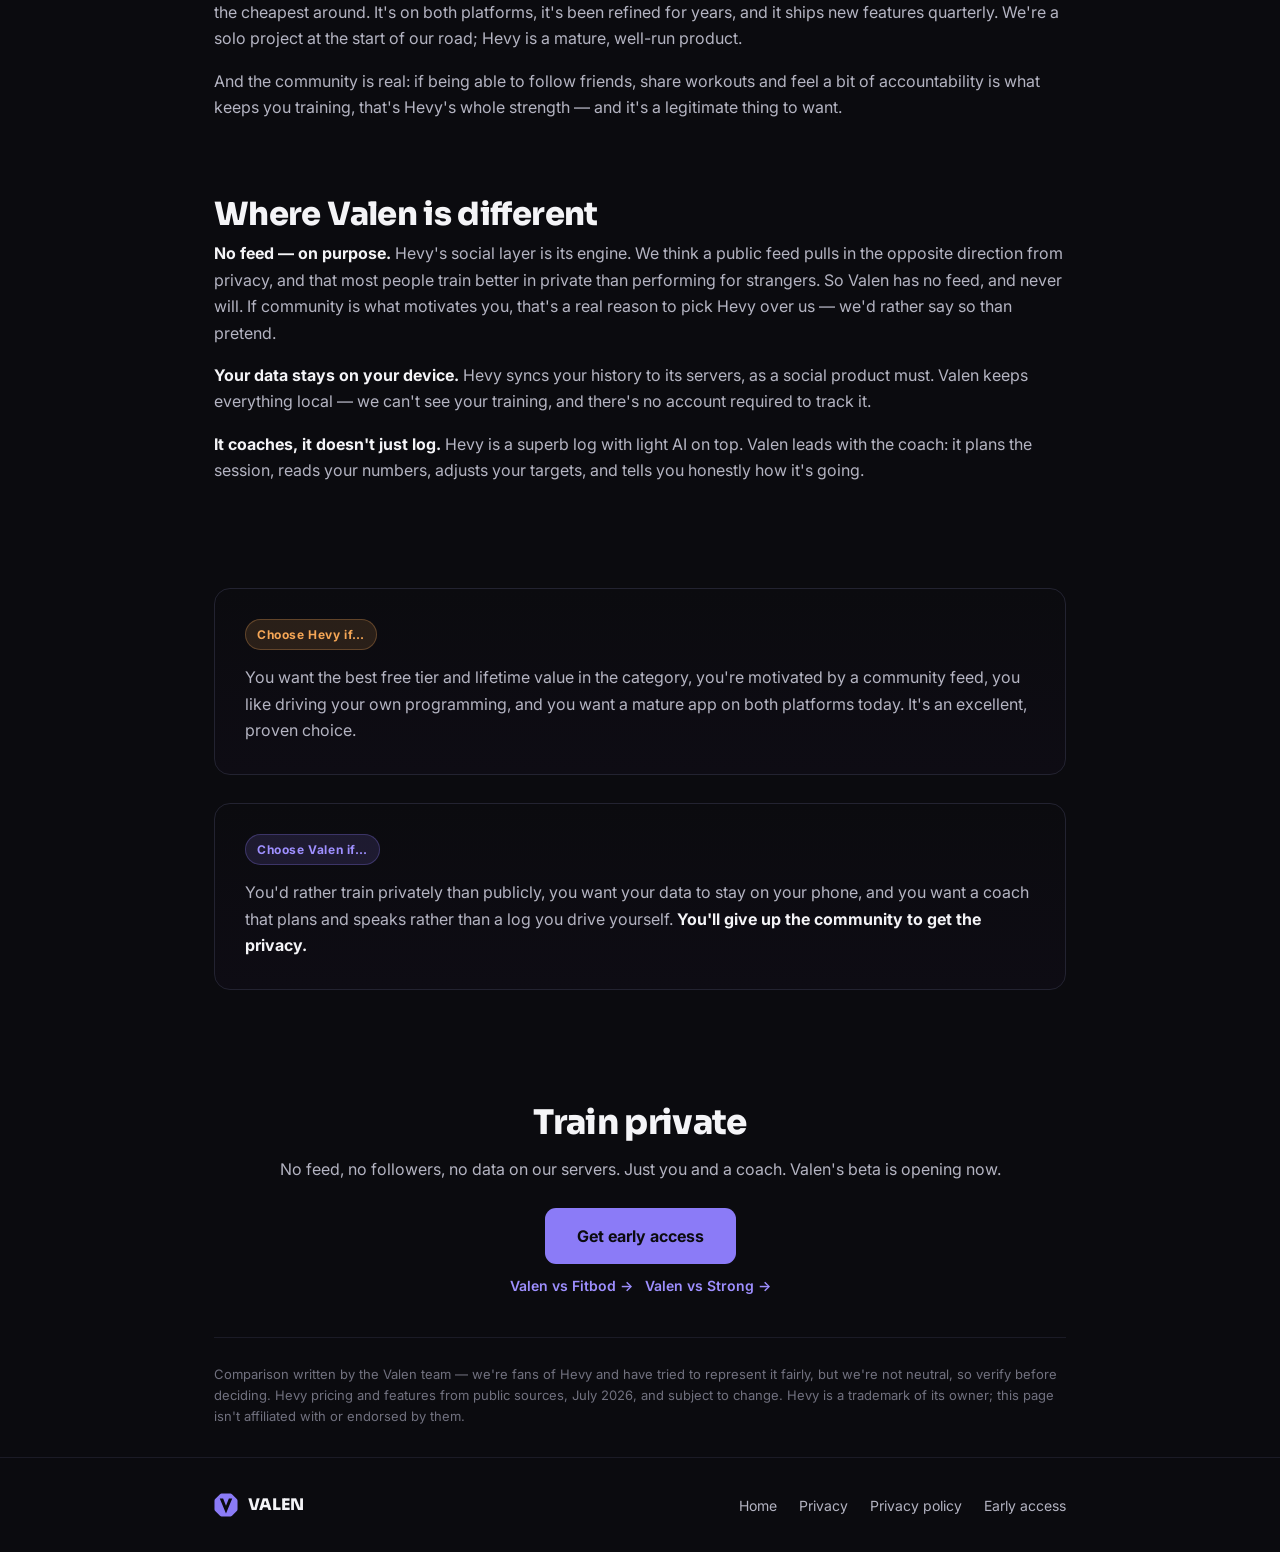
<file: hevy.html>
<!DOCTYPE html>
<html lang="en-GB">
<head>
<meta charset="utf-8">
<meta name="viewport" content="width=device-width, initial-scale=1">
<title>Valen vs Hevy — an honest comparison</title>
<meta name="description" content="Valen vs Hevy, compared fairly: social feed vs privacy, coaching vs tracking, pricing and who each is really for.">
<link rel="preconnect" href="https://fonts.googleapis.com">
<link rel="preconnect" href="https://fonts.gstatic.com" crossorigin>
<link href="https://fonts.googleapis.com/css2?family=Sora:wght@600;700;800&family=Inter:wght@400;500;600;700&display=swap" rel="stylesheet">
<style>
  :root{--bg:#0B0B0F;--bg-raise:#12121A;--card:#14141D;--line:#232331;--line-soft:#1B1B26;
    --violet:#8B7BF7;--violet-bright:#9E8FFF;--amber:#F5A656;--text:#F4F4F7;--mid:#B4B4C2;--muted:#71717F;--maxw:900px;}
  *{box-sizing:border-box;margin:0;padding:0}
  html{scroll-behavior:smooth}
  @media(prefers-reduced-motion:reduce){html{scroll-behavior:auto}}
  body{background:var(--bg);color:var(--text);font-family:'Inter',sans-serif;line-height:1.65;-webkit-font-smoothing:antialiased}
  h1,h2,h3{font-family:'Sora';line-height:1.12;letter-spacing:-.02em;font-weight:800}
  a{color:inherit;text-decoration:none}
  .wrap{max-width:var(--maxw);margin:0 auto;padding:0 24px}
  .eyebrow{font-size:12px;font-weight:700;letter-spacing:.14em;text-transform:uppercase;color:var(--violet-bright)}
  nav{position:sticky;top:0;z-index:50;background:rgba(11,11,15,.82);backdrop-filter:blur(12px);border-bottom:1px solid var(--line-soft)}
  .nav-inner{max-width:var(--maxw);margin:0 auto;padding:14px 24px;display:flex;align-items:center;justify-content:space-between}
  .brand{display:flex;align-items:center;gap:11px;font-family:'Sora';font-weight:800;font-size:18px;letter-spacing:.02em}
  .brand svg{width:30px;height:30px}
  .nav-cta{background:var(--violet);color:#0B0B0F!important;padding:9px 18px;border-radius:9px;font-weight:700;font-size:14px}
  .hero{padding:72px 0 44px;text-align:center;position:relative;overflow:hidden}
  .hero::before{content:'';position:absolute;top:-160px;left:50%;transform:translateX(-50%);width:760px;height:460px;background:radial-gradient(ellipse,rgba(139,123,247,.15),transparent 65%);pointer-events:none}
  .hero h1{font-size:clamp(32px,5.4vw,52px);position:relative;margin-bottom:16px}
  .hero h1 .g{color:var(--violet-bright)}
  .hero p{font-size:18px;color:var(--mid);max-width:620px;margin:0 auto;position:relative}
  .updated{font-size:12px;color:var(--muted);margin-top:20px;position:relative}
  .tldr{background:var(--card);border:1px solid var(--line);border-radius:16px;padding:28px 30px;margin:36px 0}
  .tldr h2{font-size:16px;margin-bottom:14px;color:var(--violet-bright);letter-spacing:.02em}
  .tldr p{color:var(--mid);font-size:16px;margin-bottom:12px}
  .tldr p:last-child{margin-bottom:0}
  .tldr strong{color:var(--text)}
  section{padding:30px 0}
  h2.sec{font-size:clamp(24px,3.4vw,32px);margin-bottom:8px}
  .sec-sub{color:var(--mid);margin-bottom:24px;font-size:16px}
  p.body{color:var(--mid);font-size:16px;margin-bottom:16px}
  p.body strong{color:var(--text)}
  .table-scroll{overflow-x:auto;margin:8px 0 24px;border:1px solid var(--line);border-radius:14px}
  table{width:100%;border-collapse:collapse;min-width:520px}
  th,td{text-align:left;padding:15px 18px;font-size:15px;border-bottom:1px solid var(--line-soft)}
  thead th{background:var(--bg-raise);font-family:'Sora';font-weight:700;font-size:14px}
  thead th:first-child{color:var(--muted)}
  tbody tr:last-child td{border-bottom:none}
  td.v{color:var(--text)}
  .col-valen{color:var(--violet-bright)!important;font-weight:600}
  .checkbad{color:var(--muted)}
  .verdict{background:linear-gradient(180deg,var(--bg),#0E0C14);border:1px solid var(--line);border-radius:16px;padding:30px;margin:28px 0}
  .verdict h3{font-size:20px;margin-bottom:14px}
  .verdict p{color:var(--mid);font-size:16px;margin-bottom:14px}
  .verdict p:last-child{margin-bottom:0}
  .verdict strong{color:var(--text)}
  .pick{display:inline-block;font-size:12px;font-weight:700;letter-spacing:.05em;padding:5px 11px;border-radius:20px;margin-bottom:14px}
  .pick-them{background:rgba(245,166,86,.13);color:var(--amber);border:1px solid rgba(245,166,86,.28)}
  .pick-us{background:rgba(139,123,247,.14);color:var(--violet-bright);border:1px solid rgba(139,123,247,.28)}
  .cta{text-align:center;padding:56px 0 40px}
  .cta h2{font-size:clamp(24px,3.6vw,34px);margin-bottom:14px}
  .cta p{color:var(--mid);margin-bottom:26px}
  .btn{padding:15px 32px;border-radius:11px;font-weight:700;font-size:16px;background:var(--violet);color:#0B0B0F;display:inline-block;transition:background .15s}
  .btn:hover{background:var(--violet-bright)}
  .disc{font-size:13px;color:var(--muted);border-top:1px solid var(--line-soft);padding:26px 0 10px;line-height:1.6}
  footer{border-top:1px solid var(--line-soft);padding:34px 0;margin-top:20px}
  .foot-inner{display:flex;justify-content:space-between;align-items:center;flex-wrap:wrap;gap:16px}
  .foot-brand{display:flex;align-items:center;gap:10px;font-family:'Sora';font-weight:800;font-size:16px}
  .foot-brand svg{width:24px;height:24px}
  .foot-links{display:flex;gap:22px;font-size:14px;color:var(--mid);flex-wrap:wrap}
  .other-compares{display:flex;gap:12px;margin:10px 0 0;flex-wrap:wrap}
  .other-compares a{font-size:14px;color:var(--violet-bright);font-weight:600}
</style>
</head>
<body>

<nav>
  <div class="nav-inner">
    <a href="/" class="brand">
      <svg viewBox="0 0 100 100"><path d="M32 2 H68 Q72 2 75 5 L95 25 Q98 28 98 32 V68 Q98 72 95 75 L75 95 Q72 98 68 98 H32 Q28 98 25 95 L5 75 Q2 72 2 68 V32 Q2 28 5 25 L25 5 Q28 2 32 2 Z" fill="#8B7BF7"/><path d="M24 23 L50 85 L76 23 L62 23 L50 53 L38 23 Z" fill="#0B0B0F"/></svg>
      VALEN
    </a>
    <a href="/#beta" class="nav-cta">Get early access</a>
  </div>
</nav>

<header class="hero">
  <div class="wrap">
    <h1>Valen <span class="g">vs</span> Hevy</h1>
    <p>Hevy built a community. Valen built the opposite — a private coach. Here's the honest trade.</p>
    <p class="updated">Written to be fair. Pricing verified July 2026.</p>
  </div>
</header>

<div class="wrap">

  <div class="tldr">
    <h2>The short version</h2>
    <p><strong>Hevy</strong> is one of the best-loved trackers going: the most usable free tier in the category, a cheap lifetime option, a genuine social feed, and a team that ships fast. If you're motivated by community and want a polished log you control yourself, it's superb — and hard to beat on value.</p>
    <p><strong>Valen</strong> takes the opposite bet on the two things that most define Hevy. Where Hevy is social, Valen is private — your data never leaves your phone, and there's no feed. Where Hevy is a tracker you drive, Valen is a coach that drives, planning your sessions and adjusting them. Different philosophy, not a cheaper Hevy.</p>
  </div>

  <section>
    <h2 class="sec">At a glance</h2>
    <p class="sec-sub">The facts, side by side.</p>
    <div class="table-scroll">
      <table>
        <thead><tr><th>&nbsp;</th><th class="col-valen">Valen</th><th>Hevy</th></tr></thead>
        <tbody>
          <tr><td>Plans your session for you</td><td class="v col-valen">Yes — AI coach</td><td class="v">Light AI (Hevy Trainer)</td></tr>
          <tr><td>Conversational AI coach</td><td class="v col-valen">Yes — one voice, whole app</td><td class="v checkbad">No</td></tr>
          <tr><td>Social feed / community</td><td class="v checkbad">No — by design</td><td class="v">Yes — a core feature</td></tr>
          <tr><td>Data stored on your device only</td><td class="v col-valen">Yes</td><td class="v checkbad">No — cloud</td></tr>
          <tr><td>Track without an account</td><td class="v col-valen">Yes</td><td class="v checkbad">No</td></tr>
          <tr><td>Exercise library</td><td class="v">212</td><td class="v">~400</td></tr>
          <tr><td>Free tier</td><td class="v col-valen">Yes — full tracking</td><td class="v">Yes — very generous</td></tr>
          <tr><td>Price (annual)</td><td class="v col-valen">TBC — free tier planned</td><td class="v">$23.99/yr</td></tr>
          <tr><td>Lifetime option</td><td class="v">Under consideration</td><td class="v">$74.99</td></tr>
          <tr><td>Platforms</td><td class="v">Android now, iOS soon</td><td class="v">iOS &amp; Android</td></tr>
        </tbody>
      </table>
    </div>
  </section>

  <section>
    <h2 class="sec">Where Hevy is genuinely ahead</h2>
    <p class="body"><strong>The free tier is the best in the category</strong> — unlimited workouts and a real product, not a trial. The lifetime price is the cheapest around. It's on both platforms, it's been refined for years, and it ships new features quarterly. We're a solo project at the start of our road; Hevy is a mature, well-run product.</p>
    <p class="body">And the community is real: if being able to follow friends, share workouts and feel a bit of accountability is what keeps you training, that's Hevy's whole strength — and it's a legitimate thing to want.</p>
  </section>

  <section>
    <h2 class="sec">Where Valen is different</h2>
    <p class="body"><strong>No feed — on purpose.</strong> Hevy's social layer is its engine. We think a public feed pulls in the opposite direction from privacy, and that most people train better in private than performing for strangers. So Valen has no feed, and never will. If community is what motivates you, that's a real reason to pick Hevy over us — we'd rather say so than pretend.</p>
    <p class="body"><strong>Your data stays on your device.</strong> Hevy syncs your history to its servers, as a social product must. Valen keeps everything local — we can't see your training, and there's no account required to track it.</p>
    <p class="body"><strong>It coaches, it doesn't just log.</strong> Hevy is a superb log with light AI on top. Valen leads with the coach: it plans the session, reads your numbers, adjusts your targets, and tells you honestly how it's going.</p>
  </section>

  <section>
    <div class="verdict">
      <span class="pick pick-them">Choose Hevy if…</span>
      <p>You want the best free tier and lifetime value in the category, you're motivated by a community feed, you like driving your own programming, and you want a mature app on both platforms today. It's an excellent, proven choice.</p>
    </div>
    <div class="verdict">
      <span class="pick pick-us">Choose Valen if…</span>
      <p>You'd rather train privately than publicly, you want your data to stay on your phone, and you want a coach that plans and speaks rather than a log you drive yourself. <strong>You'll give up the community to get the privacy.</strong></p>
    </div>
  </section>

  <div class="cta">
    <h2>Train private</h2>
    <p>No feed, no followers, no data on our servers. Just you and a coach. Valen's beta is opening now.</p>
    <a href="/#beta" class="btn">Get early access</a>
    <div class="other-compares" style="justify-content:center">
      <a href="/compare/fitbod">Valen vs Fitbod →</a>
      <a href="/compare/strong">Valen vs Strong →</a>
    </div>
  </div>

  <p class="disc">Comparison written by the Valen team — we're fans of Hevy and have tried to represent it fairly, but we're not neutral, so verify before deciding. Hevy pricing and features from public sources, July 2026, and subject to change. Hevy is a trademark of its owner; this page isn't affiliated with or endorsed by them.</p>

</div>

<footer>
  <div class="wrap">
    <div class="foot-inner">
      <div class="foot-brand">
        <svg viewBox="0 0 100 100"><path d="M32 2 H68 Q72 2 75 5 L95 25 Q98 28 98 32 V68 Q98 72 95 75 L75 95 Q72 98 68 98 H32 Q28 98 25 95 L5 75 Q2 72 2 68 V32 Q2 28 5 25 L25 5 Q28 2 32 2 Z" fill="#8B7BF7"/><path d="M24 23 L50 85 L76 23 L62 23 L50 53 L38 23 Z" fill="#0B0B0F"/></svg>
        VALEN
      </div>
      <div class="foot-links">
        <a href="/">Home</a><a href="/#privacy">Privacy</a><a href="/privacy">Privacy policy</a><a href="/#beta">Early access</a>
      </div>
    </div>
  </div>
</footer>

</body>
</html>
</file>
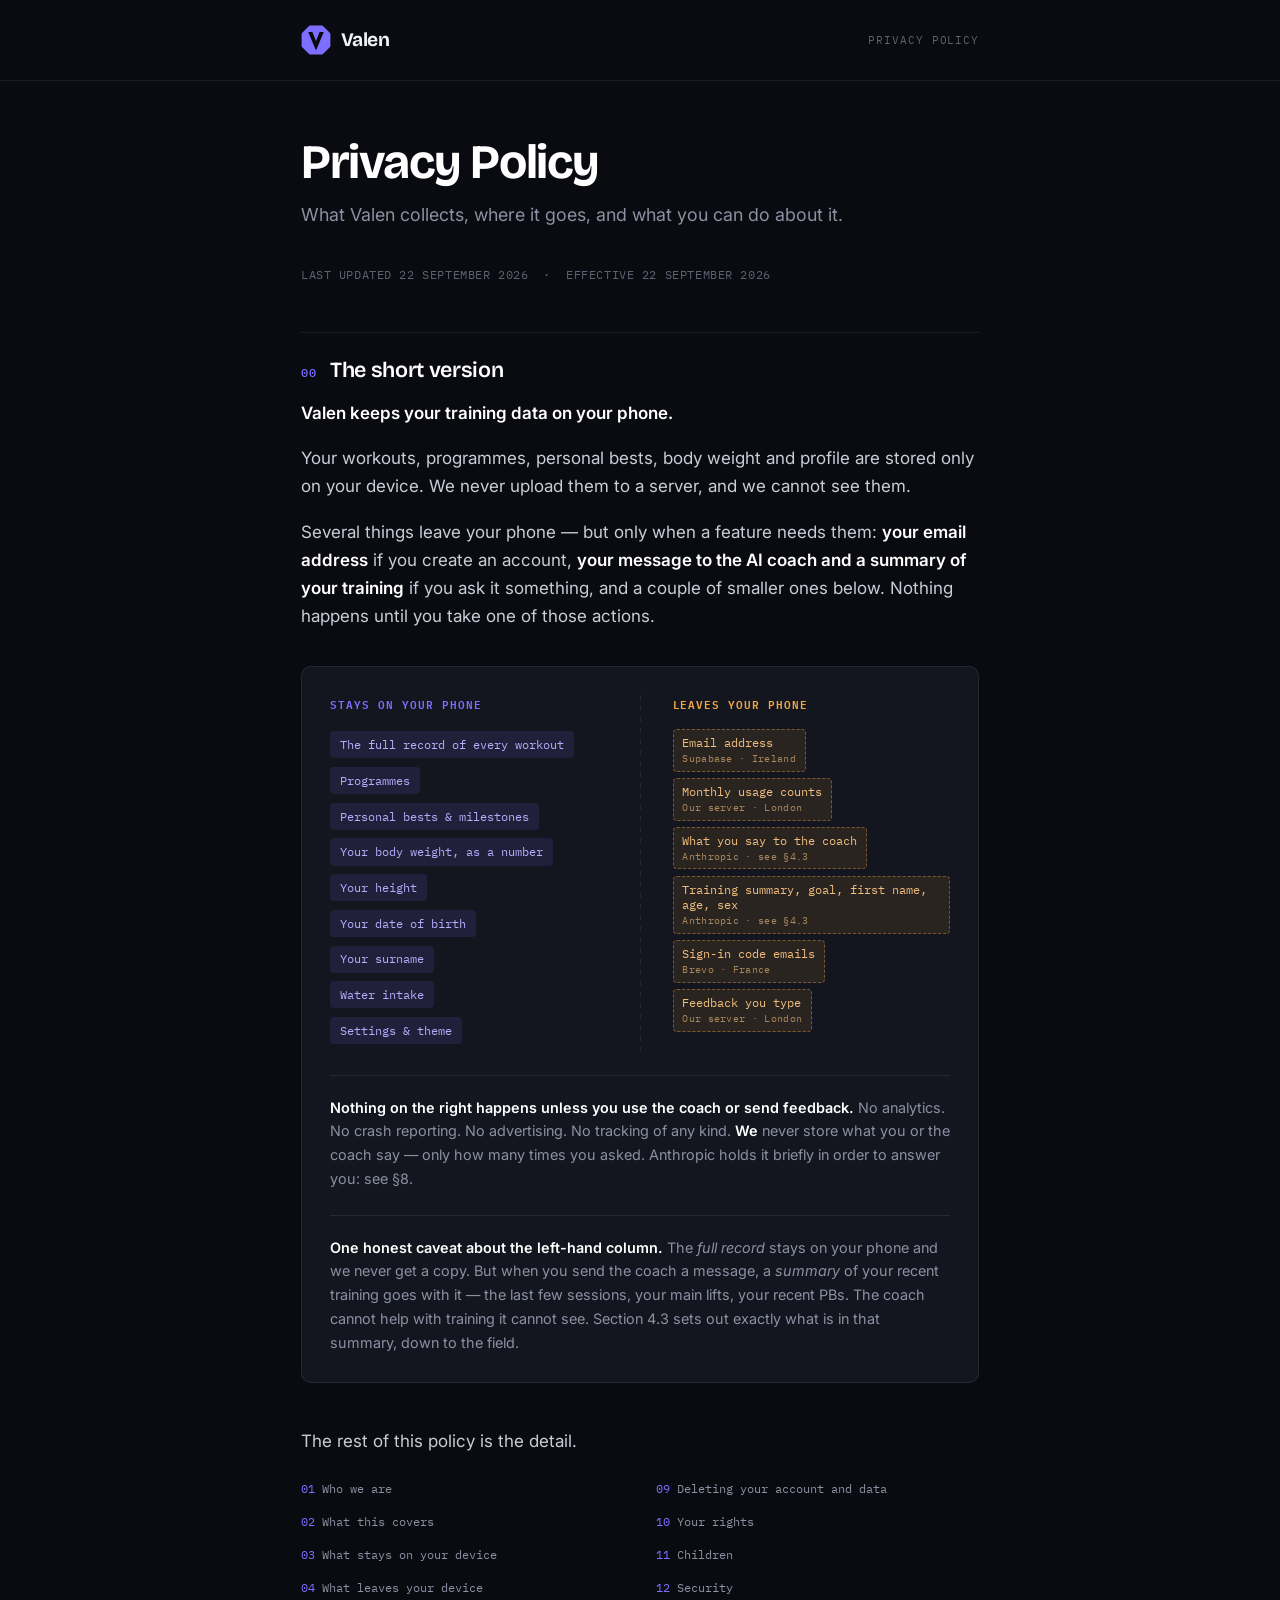
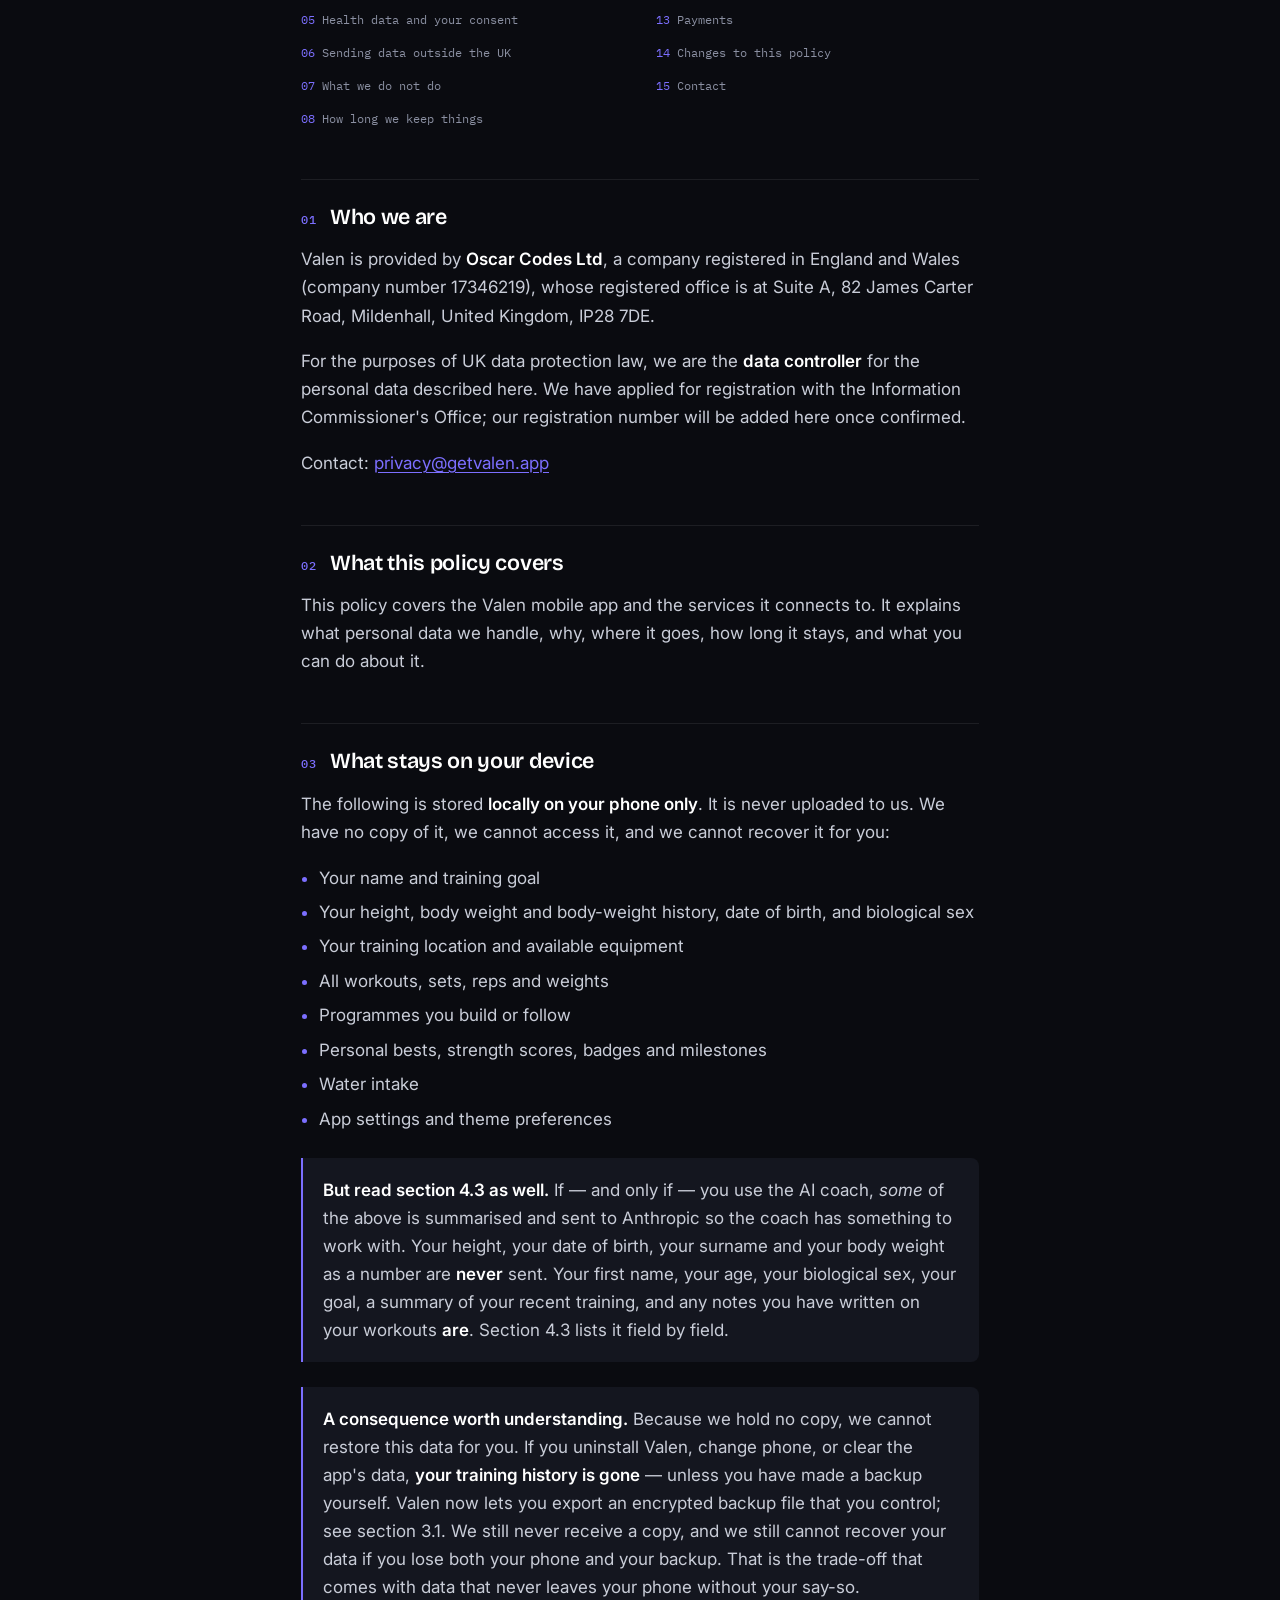
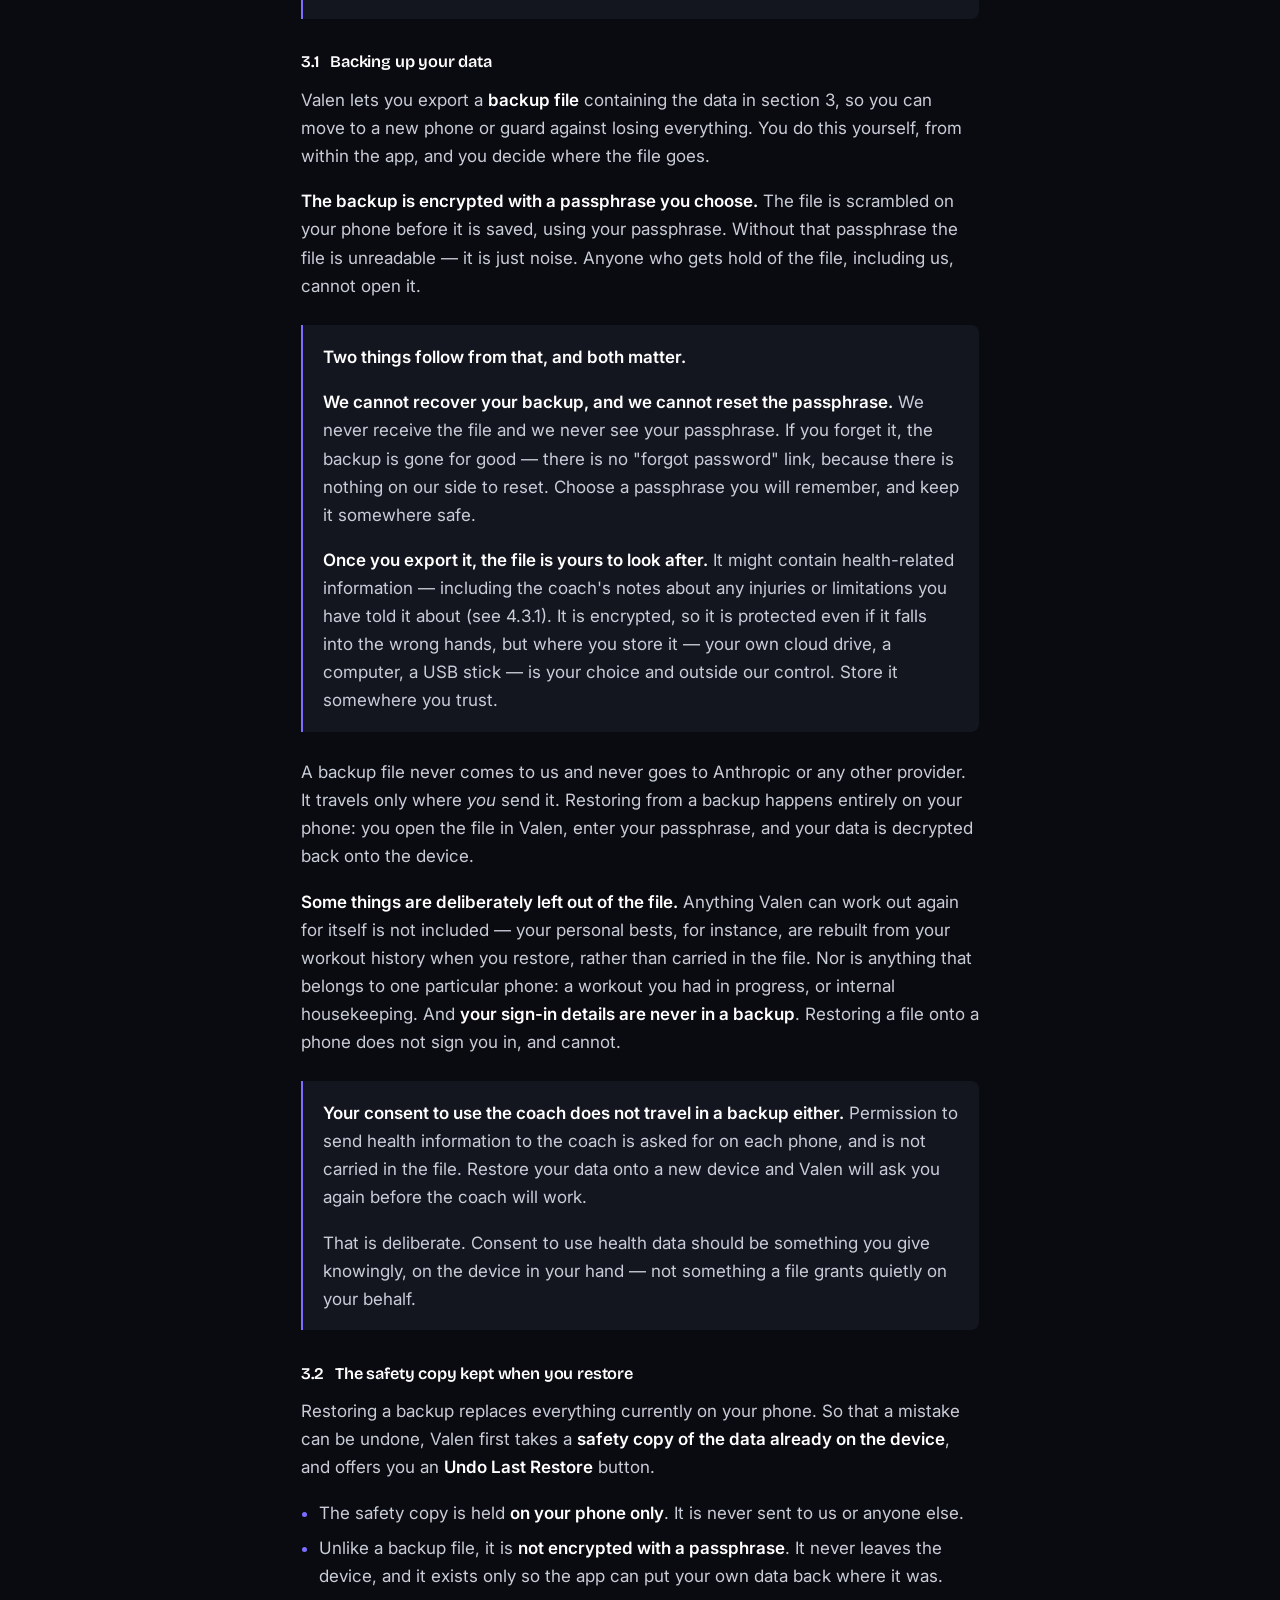
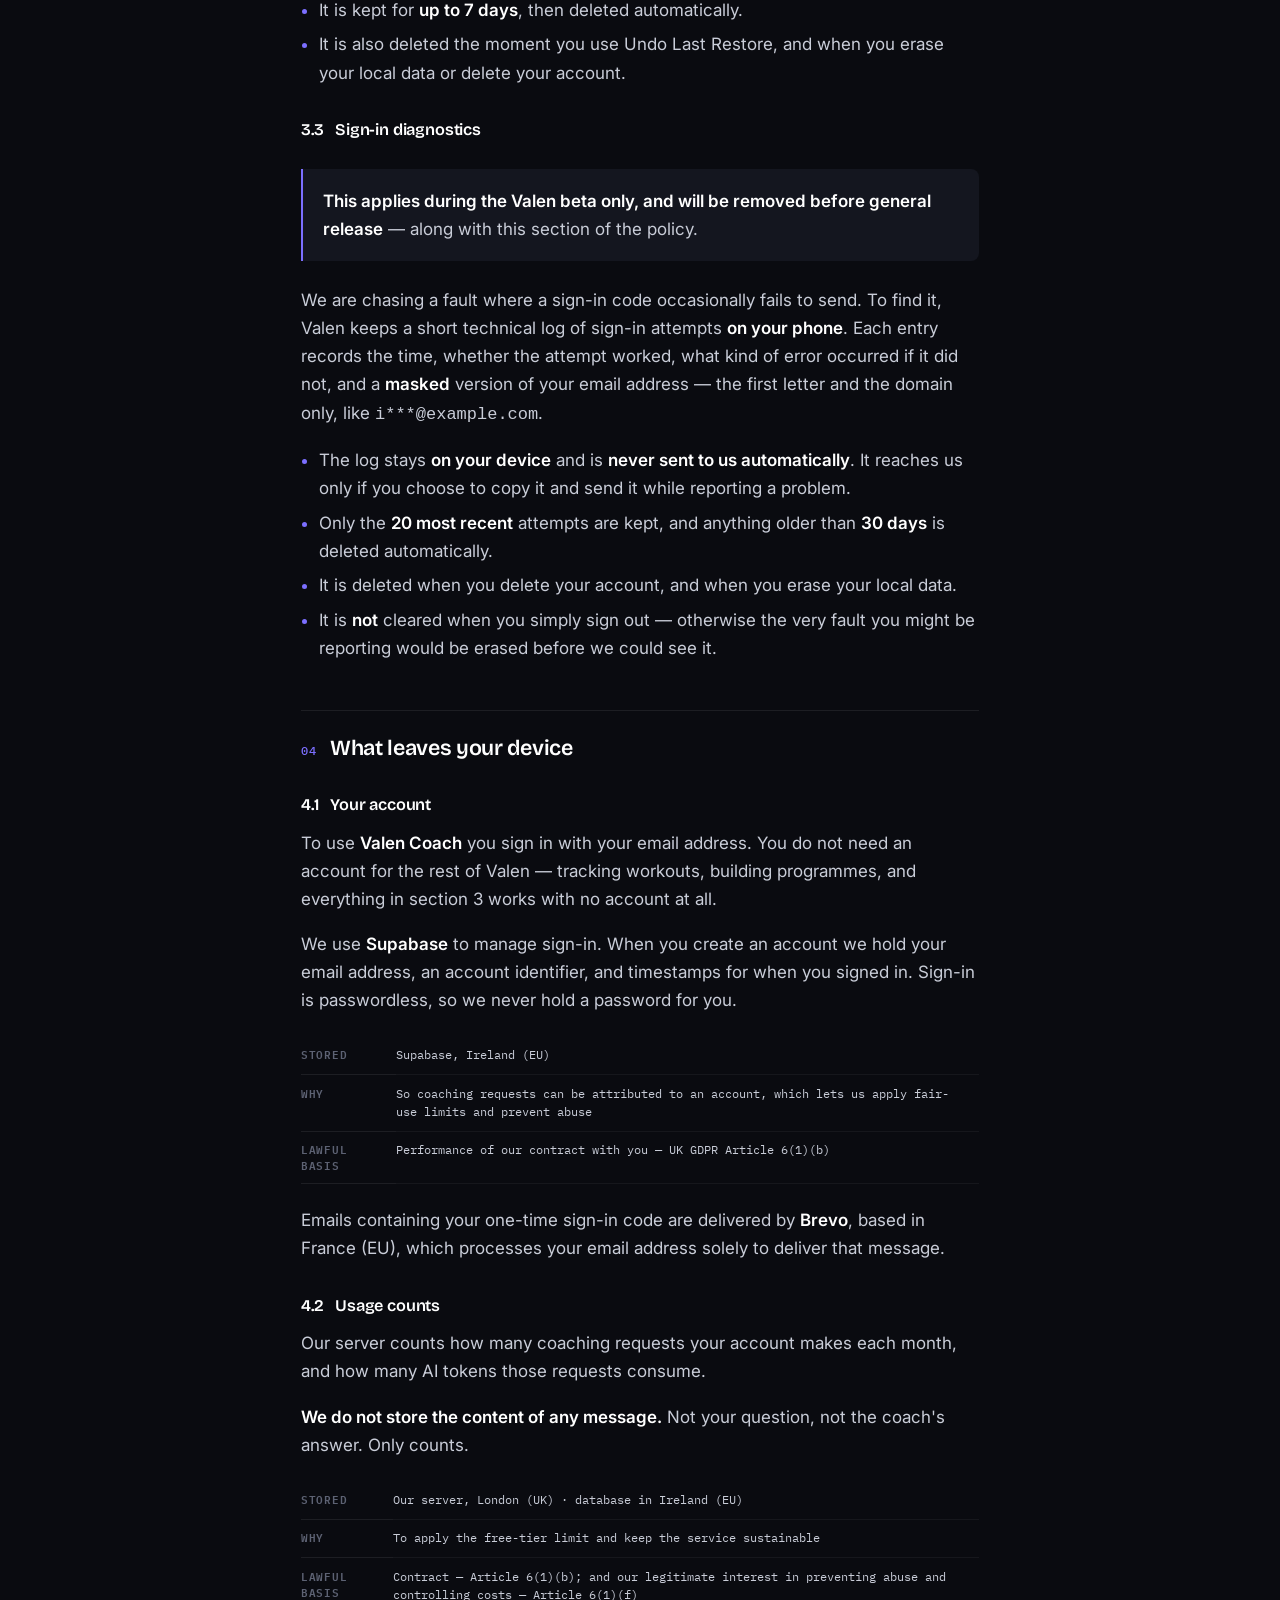
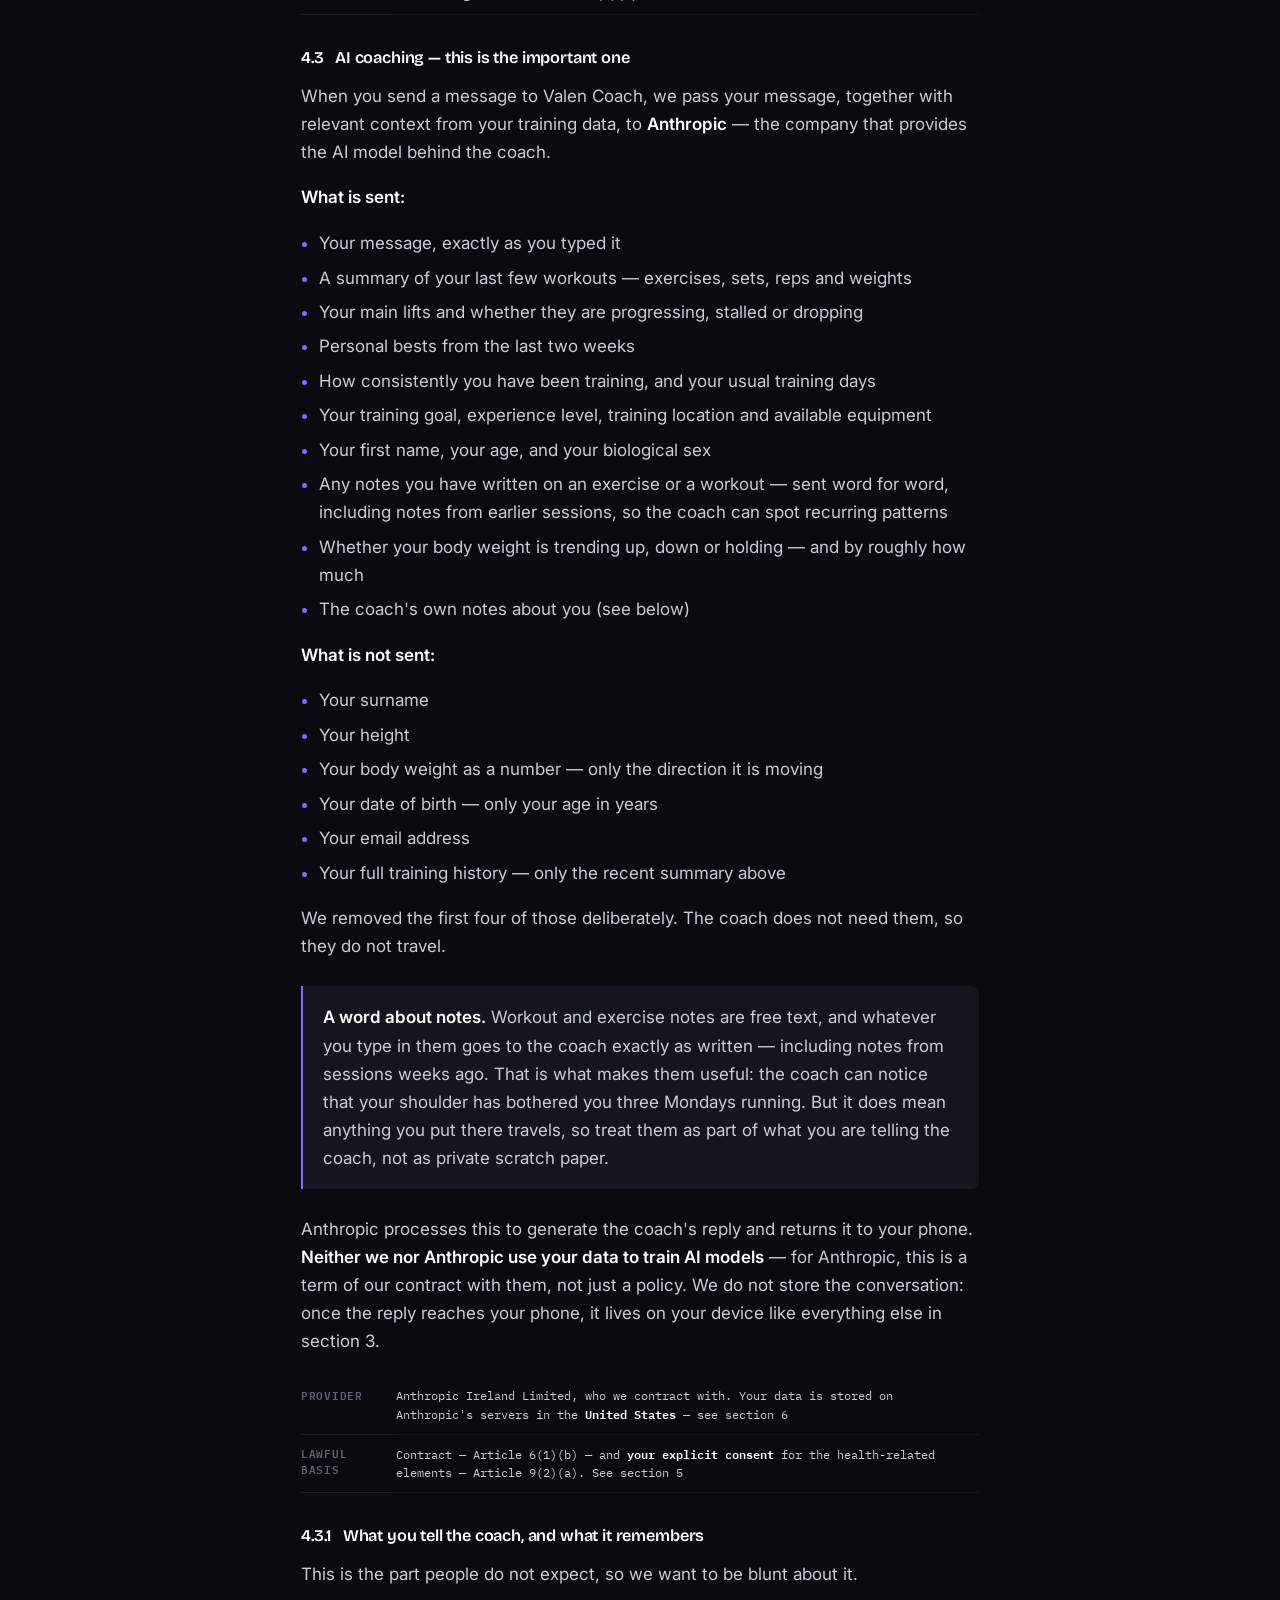
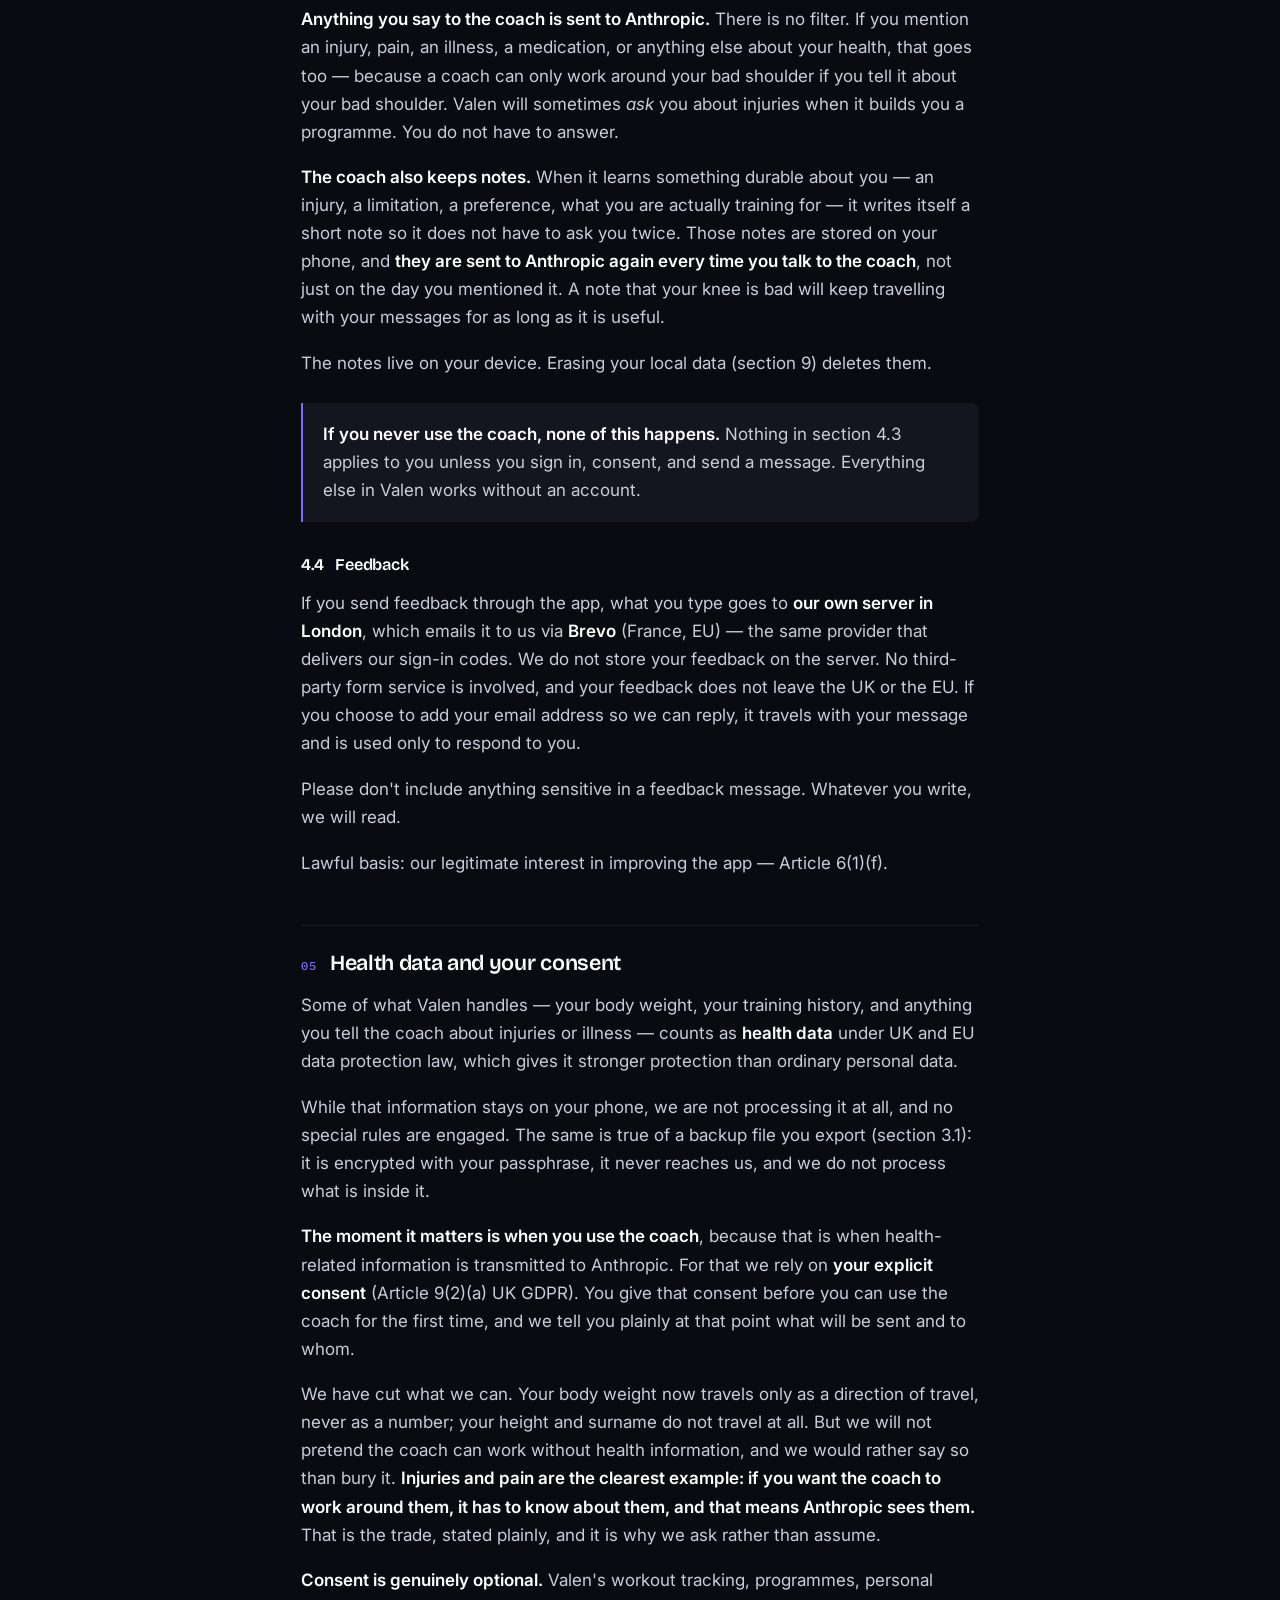
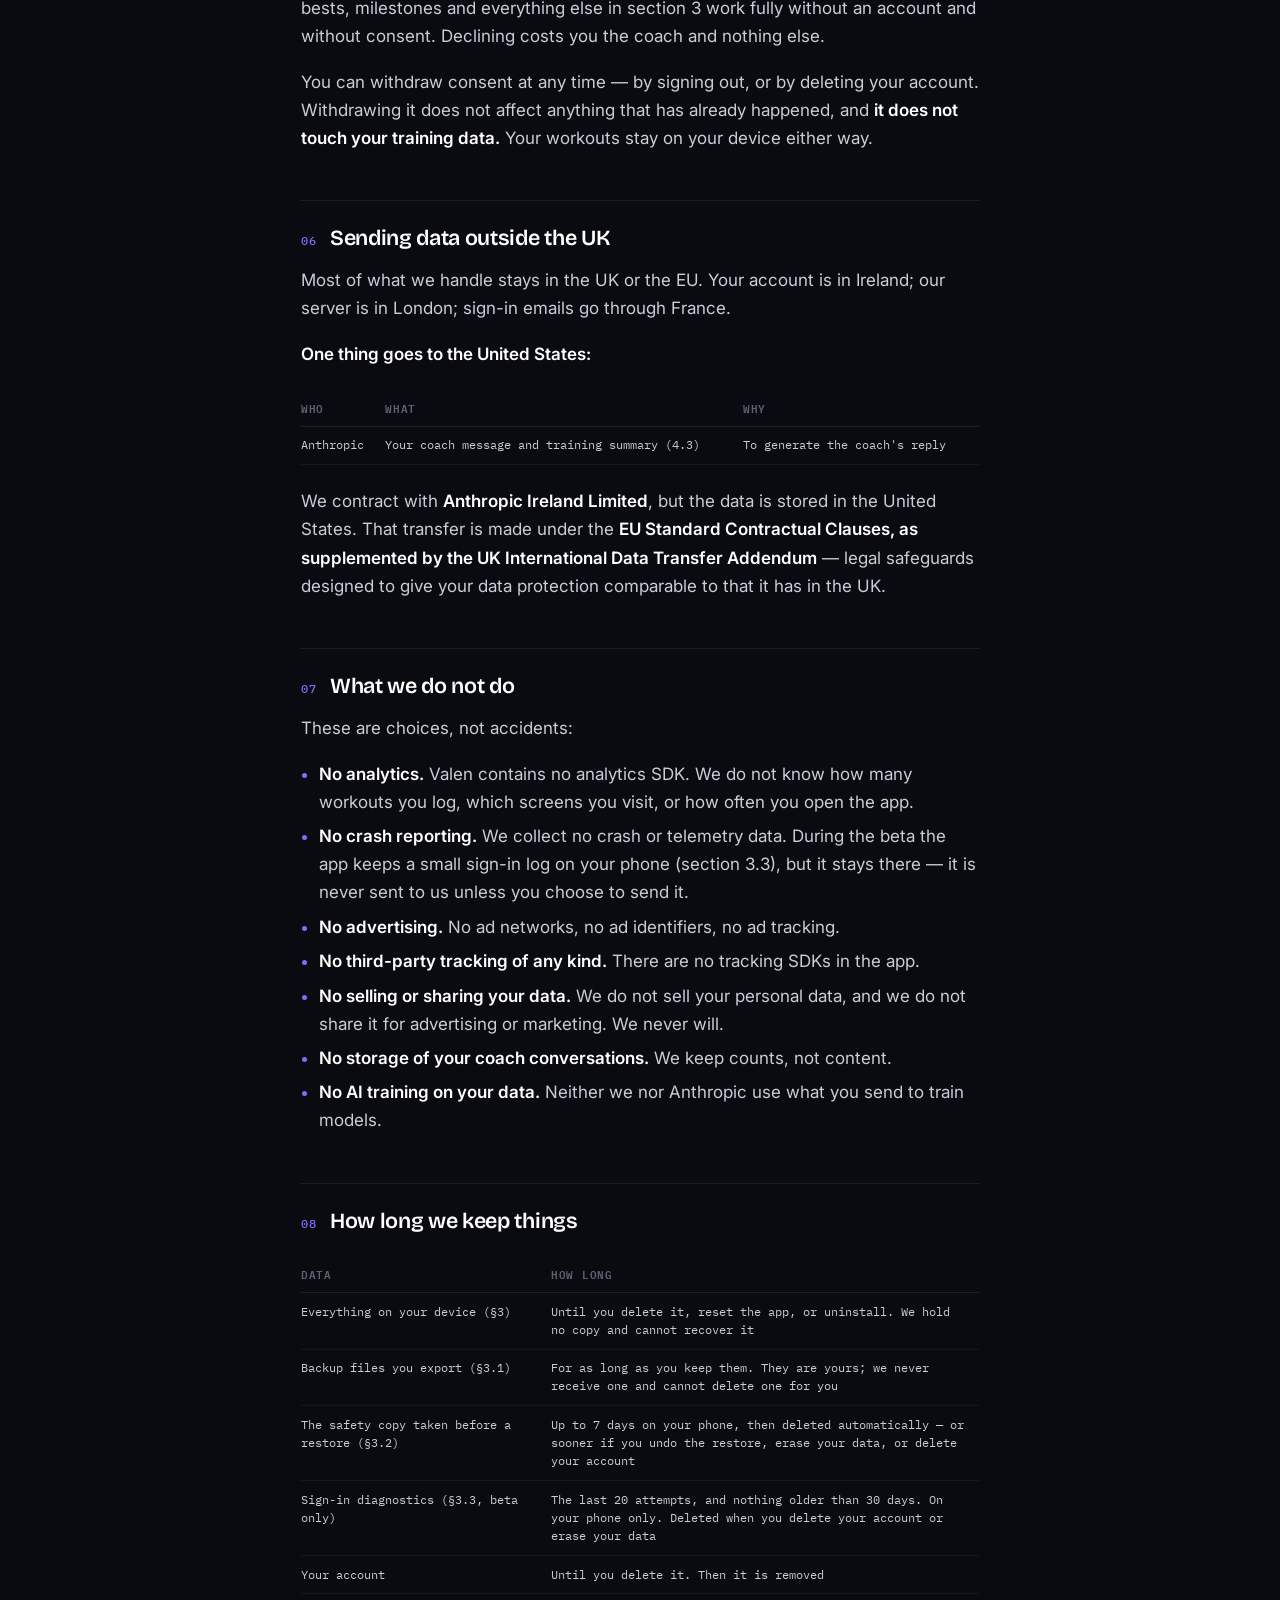
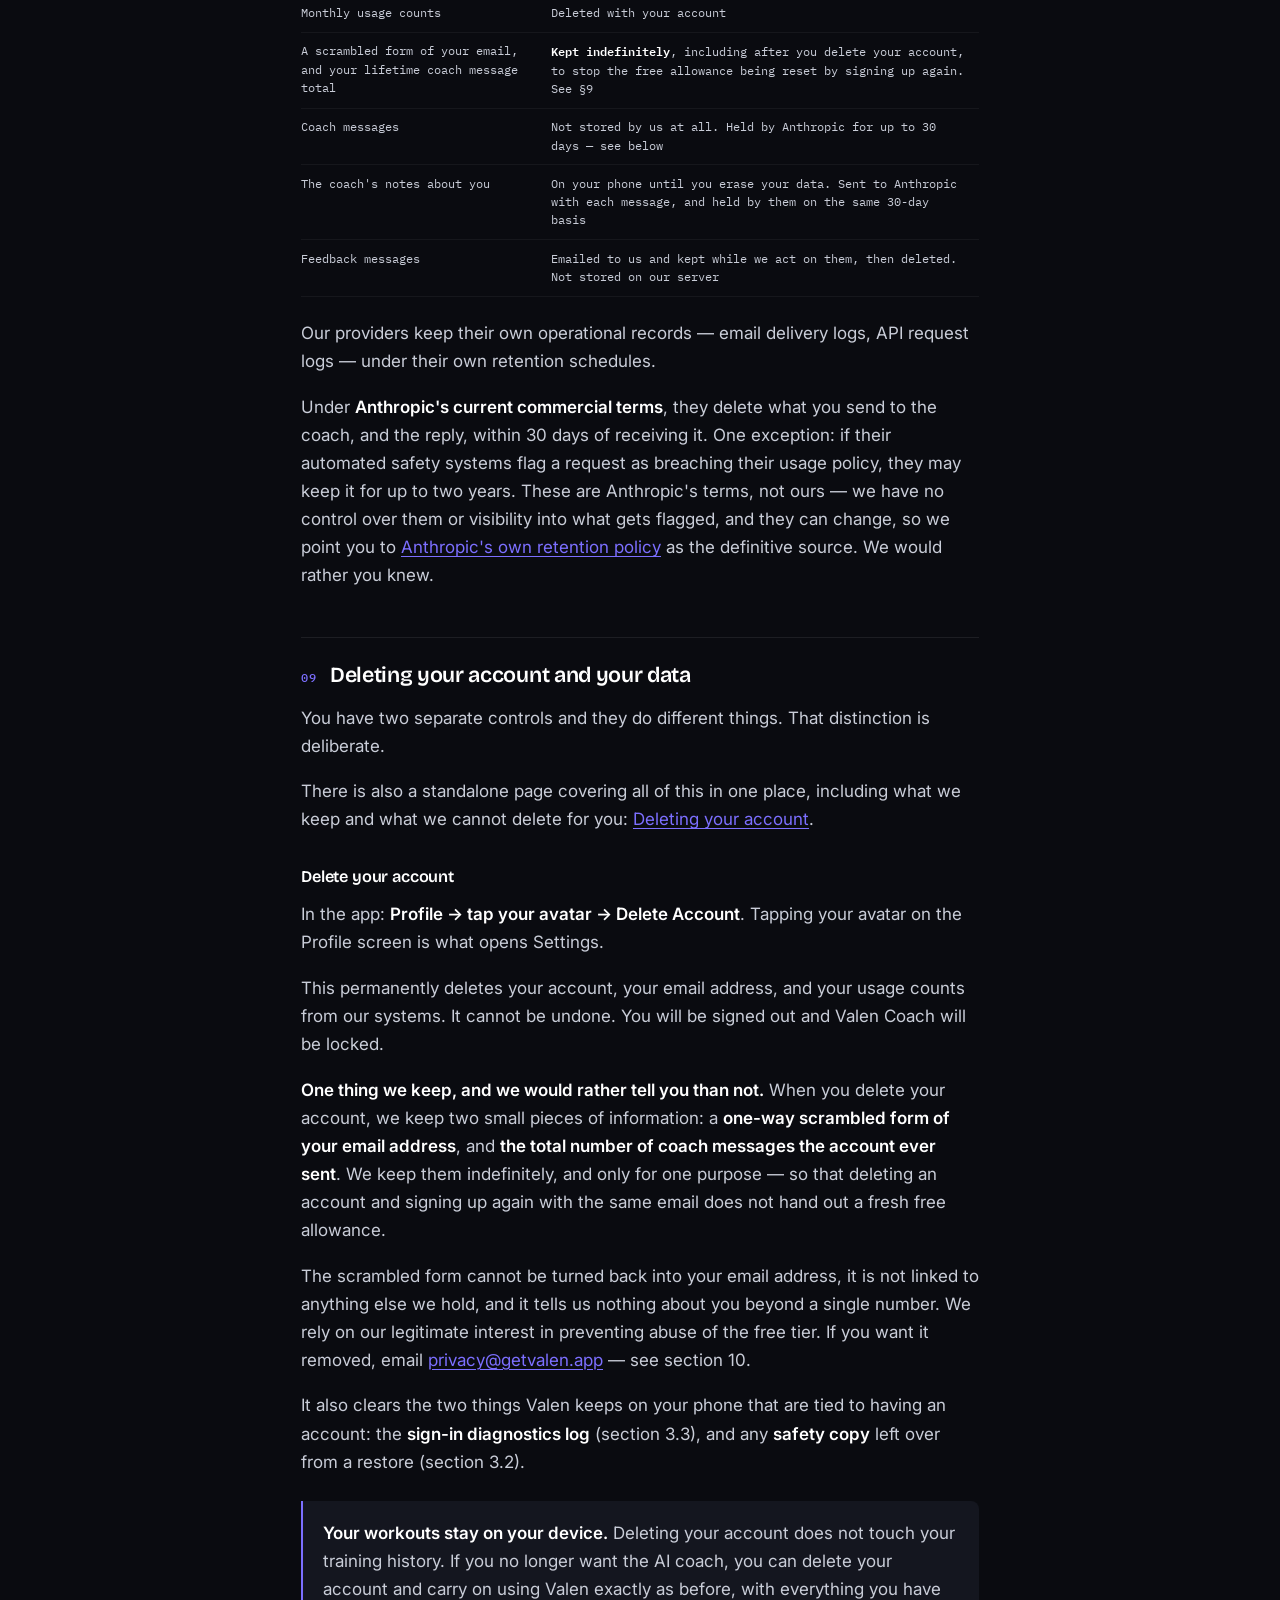
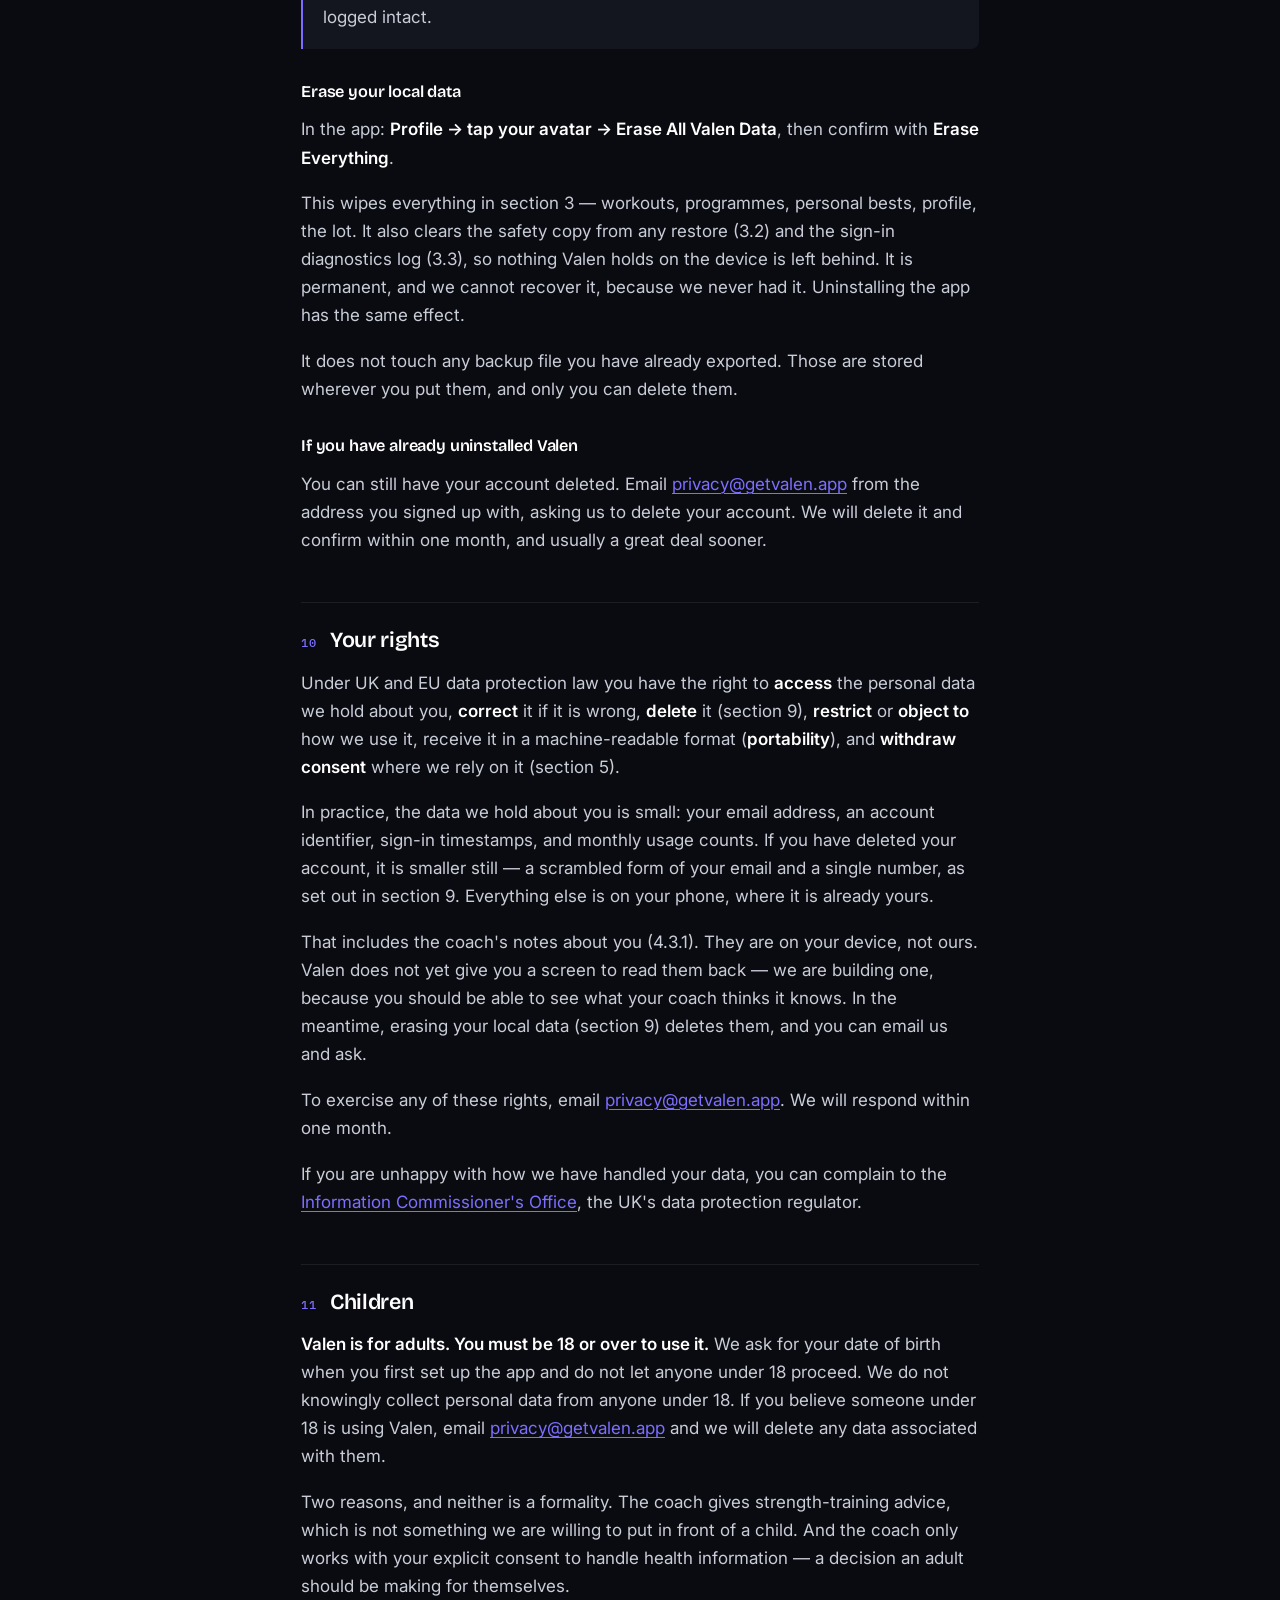
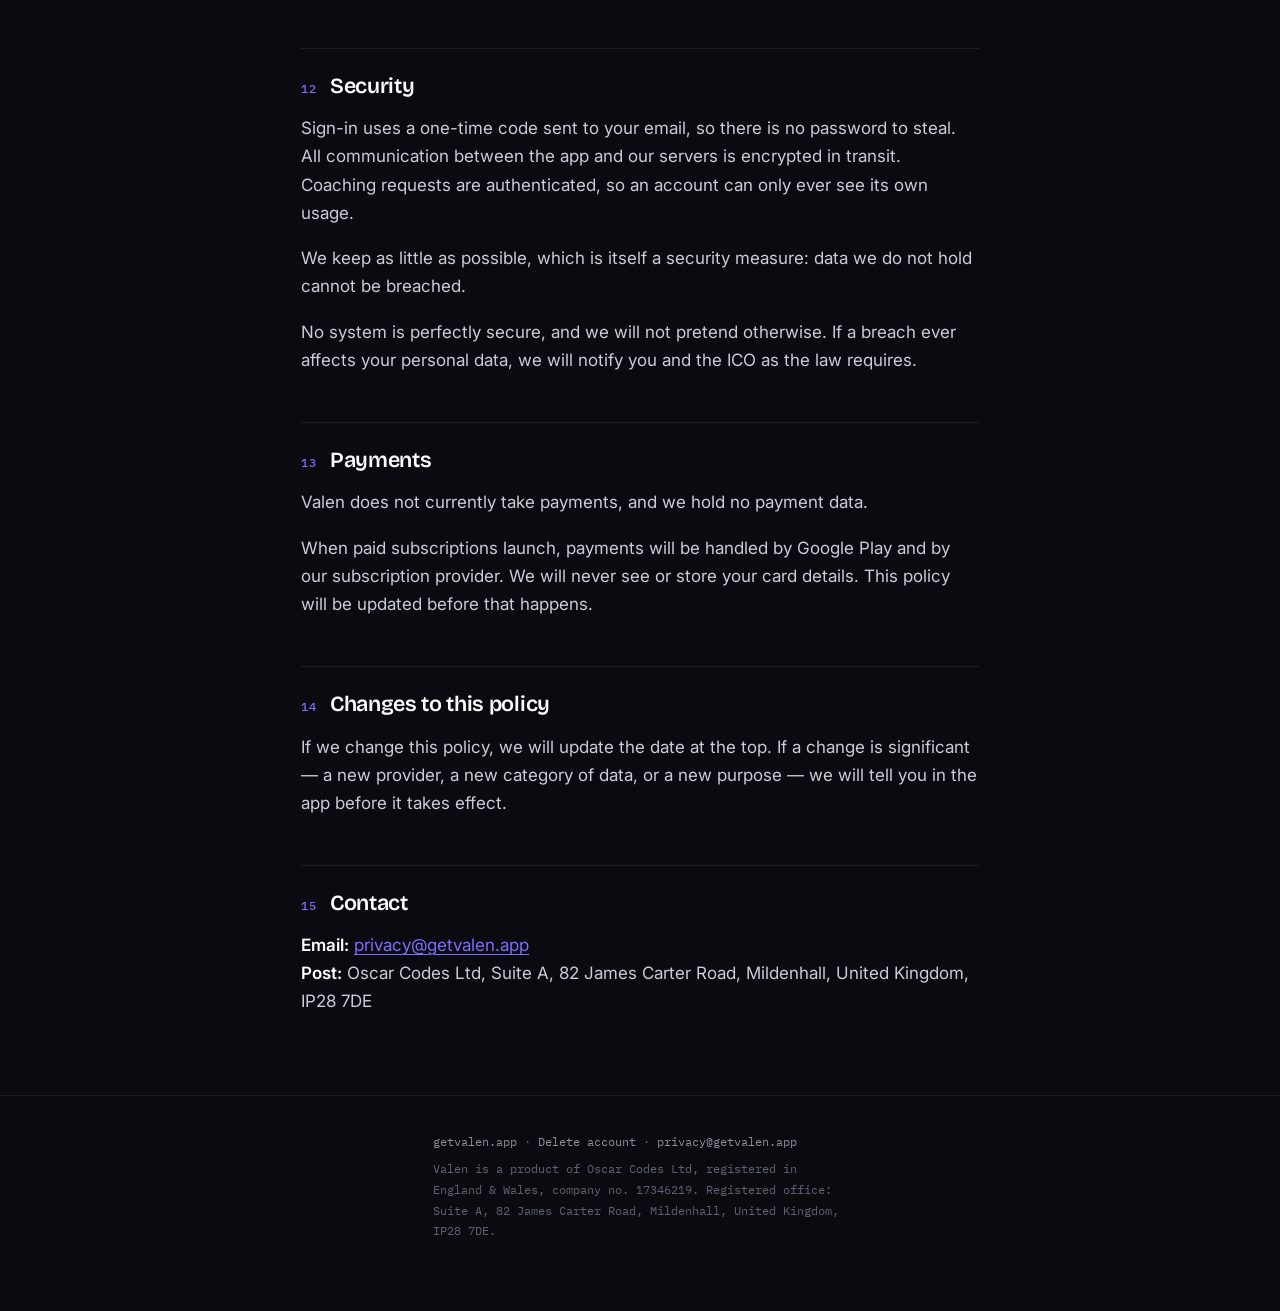
<file: privacy.html>
<!DOCTYPE html>
<html lang="en-GB">
<head>
<meta charset="utf-8">
<meta name="viewport" content="width=device-width, initial-scale=1">
<title>Privacy Policy — Valen</title>
<meta name="description" content="How Valen handles your data. Your training history stays on your phone.">
<meta name="robots" content="index, follow">
<link rel="icon" href="/assets/favicon.png" type="image/png">
<link rel="preconnect" href="https://fonts.googleapis.com">
<link rel="preconnect" href="https://fonts.gstatic.com" crossorigin>
<link href="https://fonts.googleapis.com/css2?family=Bricolage+Grotesque:opsz,wght@12..96,600;12..96,700&family=IBM+Plex+Mono:wght@400;500;600&family=Inter:wght@400;500;600&display=swap" rel="stylesheet">
<link rel="stylesheet" href="/styles.css">
</head>
<body>



<header class="masthead">
  <div class="masthead__inner">
    <a class="wordmark" href="/">
      <svg viewBox="0 0 100 100" aria-hidden="true" width="30" height="30"><path d="M32 2 H68 Q72 2 75 5 L95 25 Q98 28 98 32 V68 Q98 72 95 75 L75 95 Q72 98 68 98 H32 Q28 98 25 95 L5 75 Q2 72 2 68 V32 Q2 28 5 25 L25 5 Q28 2 32 2 Z" fill="#7C6FFF"/><path d="M24 23 L50 85 L76 23 L62 23 L50 53 L38 23 Z" fill="#0B0B0F"/></svg>
      Valen
    </a>
    <span class="masthead__label">Privacy Policy</span>
  </div>
</header>

<main class="wrap">

  <h1>Privacy Policy</h1>
  <p class="dek">What Valen collects, where it goes, and what you can do about it.</p>
  <p class="meta">Last updated 22 September 2026 &nbsp;·&nbsp; Effective 22 September 2026</p>

  <h2><span class="num">00</span> The short version</h2>

  <p><strong>Valen keeps your training data on your phone.</strong></p>

  <p>Your workouts, programmes, personal bests, body weight and profile are stored only on your device. We never upload them to a server, and we cannot see them.</p>

  <p>Several things leave your phone — but only when a feature needs them: <strong>your email address</strong> if you create an account, <strong>your message to the AI coach and a summary of your training</strong> if you ask it something, and a couple of smaller ones below. Nothing happens until you take one of those actions.</p>

  <div class="boundary">
    <div class="boundary__side boundary__side--stays">
      <p class="boundary__head">Stays on your phone</p>
      <ul class="chips">
        <li><span class="chip chip--stays">The full record of every workout</span></li>
        <li><span class="chip chip--stays">Programmes</span></li>
        <li><span class="chip chip--stays">Personal bests &amp; milestones</span></li>
        <li><span class="chip chip--stays">Your body weight, as a number</span></li>
        <li><span class="chip chip--stays">Your height</span></li>
        <li><span class="chip chip--stays">Your date of birth</span></li>
        <li><span class="chip chip--stays">Your surname</span></li>
        <li><span class="chip chip--stays">Water intake</span></li>
        <li><span class="chip chip--stays">Settings &amp; theme</span></li>
      </ul>
    </div>

    <div class="boundary__rule" aria-hidden="true"></div>

    <div class="boundary__side boundary__side--goes">
      <p class="boundary__head">Leaves your phone</p>
      <ul class="chips">
        <li><span class="chip chip--goes">Email address
          <span class="chip__where">Supabase · Ireland</span></span></li>
        <li><span class="chip chip--goes">Monthly usage counts
          <span class="chip__where">Our server · London</span></span></li>
        <li><span class="chip chip--goes">What you say to the coach
          <span class="chip__where">Anthropic · see §4.3</span></span></li>
        <li><span class="chip chip--goes">Training summary, goal, first name, age, sex
          <span class="chip__where">Anthropic · see §4.3</span></span></li>
        <li><span class="chip chip--goes">Sign-in code emails
          <span class="chip__where">Brevo · France</span></span></li>
        <li><span class="chip chip--goes">Feedback you type
          <span class="chip__where">Our server · London</span></span></li>
      </ul>
    </div>

    <p class="boundary__note">
      <strong>Nothing on the right happens unless you use the coach or send feedback.</strong>
      No analytics. No crash reporting. No advertising. No tracking of any kind.
      <strong>We</strong> never store what you or the coach say — only how many times you asked.
      Anthropic holds it briefly in order to answer you: see §8.
    </p>

    <p class="boundary__note">
      <strong>One honest caveat about the left-hand column.</strong>
      The <em>full record</em> stays on your phone and we never get a copy. But when you send the
      coach a message, a <em>summary</em> of your recent training goes with it — the last few
      sessions, your main lifts, your recent PBs. The coach cannot help with training it cannot
      see. Section 4.3 sets out exactly what is in that summary, down to the field.
    </p>
  </div>

  <p>The rest of this policy is the detail.</p>

  <ul class="toc">
    <li><a href="#s1"><span class="n">01</span> Who we are</a></li>
    <li><a href="#s2"><span class="n">02</span> What this covers</a></li>
    <li><a href="#s3"><span class="n">03</span> What stays on your device</a></li>
    <li><a href="#s4"><span class="n">04</span> What leaves your device</a></li>
    <li><a href="#s5"><span class="n">05</span> Health data and your consent</a></li>
    <li><a href="#s6"><span class="n">06</span> Sending data outside the UK</a></li>
    <li><a href="#s7"><span class="n">07</span> What we do not do</a></li>
    <li><a href="#s8"><span class="n">08</span> How long we keep things</a></li>
    <li><a href="#s9"><span class="n">09</span> Deleting your account and data</a></li>
    <li><a href="#s10"><span class="n">10</span> Your rights</a></li>
    <li><a href="#s11"><span class="n">11</span> Children</a></li>
    <li><a href="#s12"><span class="n">12</span> Security</a></li>
    <li><a href="#s13"><span class="n">13</span> Payments</a></li>
    <li><a href="#s14"><span class="n">14</span> Changes to this policy</a></li>
    <li><a href="#s15"><span class="n">15</span> Contact</a></li>
  </ul>

  <h2 id="s1"><span class="num">01</span> Who we are</h2>

  <p>Valen is provided by <strong>Oscar Codes Ltd</strong>, a company registered in England and Wales (company number 17346219), whose registered office is at Suite A, 82 James Carter Road, Mildenhall, United Kingdom, IP28 7DE.</p>

  <p>For the purposes of UK data protection law, we are the <strong>data controller</strong> for the personal data described here. We have applied for registration with the Information Commissioner's Office; our registration number will be added here once confirmed.</p>

  <p>Contact: <a href="mailto:privacy@getvalen.app">privacy@getvalen.app</a></p>

  <h2 id="s2"><span class="num">02</span> What this policy covers</h2>

  <p>This policy covers the Valen mobile app and the services it connects to. It explains what personal data we handle, why, where it goes, how long it stays, and what you can do about it.</p>

  <h2 id="s3"><span class="num">03</span> What stays on your device</h2>

  <p>The following is stored <strong>locally on your phone only</strong>. It is never uploaded to us. We have no copy of it, we cannot access it, and we cannot recover it for you:</p>

  <ul>
    <li>Your name and training goal</li>
    <li>Your height, body weight and body-weight history, date of birth, and biological sex</li>
    <li>Your training location and available equipment</li>
    <li>All workouts, sets, reps and weights</li>
    <li>Programmes you build or follow</li>
    <li>Personal bests, strength scores, badges and milestones</li>
    <li>Water intake</li>
    <li>App settings and theme preferences</li>
  </ul>

  <div class="callout">
    <p><strong>But read section 4.3 as well.</strong> If — and only if — you use the AI coach, <em>some</em> of the above is summarised and sent to Anthropic so the coach has something to work with. Your height, your date of birth, your surname and your body weight as a number are <strong>never</strong> sent. Your first name, your age, your biological sex, your goal, a summary of your recent training, and any notes you have written on your workouts <strong>are</strong>. Section 4.3 lists it field by field.</p>
  </div>

  <div class="callout">
    <p><strong>A consequence worth understanding.</strong> Because we hold no copy, we cannot restore this data for you. If you uninstall Valen, change phone, or clear the app's data, <strong>your training history is gone</strong> — unless you have made a backup yourself. Valen now lets you export an encrypted backup file that you control; see section 3.1. We still never receive a copy, and we still cannot recover your data if you lose both your phone and your backup. That is the trade-off that comes with data that never leaves your phone without your say-so.</p>
  </div>

  <h3>3.1 &nbsp; Backing up your data</h3>

  <p>Valen lets you export a <strong>backup file</strong> containing the data in section 3, so you can move to a new phone or guard against losing everything. You do this yourself, from within the app, and you decide where the file goes.</p>

  <p><strong>The backup is encrypted with a passphrase you choose.</strong> The file is scrambled on your phone before it is saved, using your passphrase. Without that passphrase the file is unreadable — it is just noise. Anyone who gets hold of the file, including us, cannot open it.</p>

  <div class="callout">
    <p><strong>Two things follow from that, and both matter.</strong></p>
    <p><strong>We cannot recover your backup, and we cannot reset the passphrase.</strong> We never receive the file and we never see your passphrase. If you forget it, the backup is gone for good — there is no "forgot password" link, because there is nothing on our side to reset. Choose a passphrase you will remember, and keep it somewhere safe.</p>
    <p><strong>Once you export it, the file is yours to look after.</strong> It might contain health-related information — including the coach's notes about any injuries or limitations you have told it about (see 4.3.1). It is encrypted, so it is protected even if it falls into the wrong hands, but where you store it — your own cloud drive, a computer, a USB stick — is your choice and outside our control. Store it somewhere you trust.</p>
  </div>

  <p>A backup file never comes to us and never goes to Anthropic or any other provider. It travels only where <em>you</em> send it. Restoring from a backup happens entirely on your phone: you open the file in Valen, enter your passphrase, and your data is decrypted back onto the device.</p>

  <p><strong>Some things are deliberately left out of the file.</strong> Anything Valen can work out again for itself is not included — your personal bests, for instance, are rebuilt from your workout history when you restore, rather than carried in the file. Nor is anything that belongs to one particular phone: a workout you had in progress, or internal housekeeping. And <strong>your sign-in details are never in a backup</strong>. Restoring a file onto a phone does not sign you in, and cannot.</p>

  <div class="callout">
    <p><strong>Your consent to use the coach does not travel in a backup either.</strong> Permission to send health information to the coach is asked for on each phone, and is not carried in the file. Restore your data onto a new device and Valen will ask you again before the coach will work.</p>
    <p>That is deliberate. Consent to use health data should be something you give knowingly, on the device in your hand — not something a file grants quietly on your behalf.</p>
  </div>

  <h3>3.2 &nbsp; The safety copy kept when you restore</h3>

  <p>Restoring a backup replaces everything currently on your phone. So that a mistake can be undone, Valen first takes a <strong>safety copy of the data already on the device</strong>, and offers you an <strong>Undo Last Restore</strong> button.</p>

  <ul>
    <li>The safety copy is held <strong>on your phone only</strong>. It is never sent to us or anyone else.</li>
    <li>Unlike a backup file, it is <strong>not encrypted with a passphrase</strong>. It never leaves the device, and it exists only so the app can put your own data back where it was.</li>
    <li>It is kept for <strong>up to 7 days</strong>, then deleted automatically.</li>
    <li>It is also deleted the moment you use Undo Last Restore, and when you erase your local data or delete your account.</li>
  </ul>

  <h3>3.3 &nbsp; Sign-in diagnostics</h3>

  <div class="callout">
    <p><strong>This applies during the Valen beta only, and will be removed before general release</strong> — along with this section of the policy.</p>
  </div>

  <p>We are chasing a fault where a sign-in code occasionally fails to send. To find it, Valen keeps a short technical log of sign-in attempts <strong>on your phone</strong>. Each entry records the time, whether the attempt worked, what kind of error occurred if it did not, and a <strong>masked</strong> version of your email address — the first letter and the domain only, like <code>i***@example.com</code>.</p>

  <ul>
    <li>The log stays <strong>on your device</strong> and is <strong>never sent to us automatically</strong>. It reaches us only if you choose to copy it and send it while reporting a problem.</li>
    <li>Only the <strong>20 most recent</strong> attempts are kept, and anything older than <strong>30 days</strong> is deleted automatically.</li>
    <li>It is deleted when you delete your account, and when you erase your local data.</li>
    <li>It is <strong>not</strong> cleared when you simply sign out — otherwise the very fault you might be reporting would be erased before we could see it.</li>
  </ul>

  <h2 id="s4"><span class="num">04</span> What leaves your device</h2>

  <h3>4.1 &nbsp; Your account</h3>

  <p>To use <strong>Valen Coach</strong> you sign in with your email address. You do not need an account for the rest of Valen — tracking workouts, building programmes, and everything in section 3 works with no account at all.</p>

  <p>We use <strong>Supabase</strong> to manage sign-in. When you create an account we hold your email address, an account identifier, and timestamps for when you signed in. Sign-in is passwordless, so we never hold a password for you.</p>

  <div class="table-scroll">
  <table>
    <tr><th>Stored</th><td>Supabase, Ireland (EU)</td></tr>
    <tr><th>Why</th><td>So coaching requests can be attributed to an account, which lets us apply fair-use limits and prevent abuse</td></tr>
    <tr><th>Lawful basis</th><td>Performance of our contract with you — UK GDPR Article 6(1)(b)</td></tr>
  </table>
  </div>

  <p>Emails containing your one-time sign-in code are delivered by <strong>Brevo</strong>, based in France (EU), which processes your email address solely to deliver that message.</p>

  <h3>4.2 &nbsp; Usage counts</h3>

  <p>Our server counts how many coaching requests your account makes each month, and how many AI tokens those requests consume.</p>

  <p><strong>We do not store the content of any message.</strong> Not your question, not the coach's answer. Only counts.</p>

  <div class="table-scroll">
  <table>
    <tr><th>Stored</th><td>Our server, London (UK) · database in Ireland (EU)</td></tr>
    <tr><th>Why</th><td>To apply the free-tier limit and keep the service sustainable</td></tr>
    <tr><th>Lawful basis</th><td>Contract — Article 6(1)(b); and our legitimate interest in preventing abuse and controlling costs — Article 6(1)(f)</td></tr>
  </table>
  </div>

  <h3>4.3 &nbsp; AI coaching — this is the important one</h3>

  <p>When you send a message to Valen Coach, we pass your message, together with relevant context from your training data, to <strong>Anthropic</strong> — the company that provides the AI model behind the coach.</p>

  <p><strong>What is sent:</strong></p>

  <ul>
    <li>Your message, exactly as you typed it</li>
    <li>A summary of your last few workouts — exercises, sets, reps and weights</li>
    <li>Your main lifts and whether they are progressing, stalled or dropping</li>
    <li>Personal bests from the last two weeks</li>
    <li>How consistently you have been training, and your usual training days</li>
    <li>Your training goal, experience level, training location and available equipment</li>
    <li>Your first name, your age, and your biological sex</li>
    <li>Any notes you have written on an exercise or a workout — sent word for word, including notes from earlier sessions, so the coach can spot recurring patterns</li>
    <li>Whether your body weight is trending up, down or holding — and by roughly how much</li>
    <li>The coach's own notes about you (see below)</li>
  </ul>

  <p><strong>What is not sent:</strong></p>

  <ul>
    <li>Your surname</li>
    <li>Your height</li>
    <li>Your body weight as a number — only the direction it is moving</li>
    <li>Your date of birth — only your age in years</li>
    <li>Your email address</li>
    <li>Your full training history — only the recent summary above</li>
  </ul>

  <p>We removed the first four of those deliberately. The coach does not need them, so they do not travel.</p>

  <div class="callout">
    <p><strong>A word about notes.</strong> Workout and exercise notes are free text, and whatever you type in them goes to the coach exactly as written — including notes from sessions weeks ago. That is what makes them useful: the coach can notice that your shoulder has bothered you three Mondays running. But it does mean anything you put there travels, so treat them as part of what you are telling the coach, not as private scratch paper.</p>
  </div>

  <p>Anthropic processes this to generate the coach's reply and returns it to your phone. <strong>Neither we nor Anthropic use your data to train AI models</strong> — for Anthropic, this is a term of our contract with them, not just a policy. We do not store the conversation: once the reply reaches your phone, it lives on your device like everything else in section 3.</p>

  <div class="table-scroll">
  <table>
    <tr><th>Provider</th><td>Anthropic Ireland Limited, who we contract with. Your data is stored on Anthropic's servers in the <strong>United States</strong> — see section 6</td></tr>
    <tr><th>Lawful basis</th><td>Contract — Article 6(1)(b) — and <strong>your explicit consent</strong> for the health-related elements — Article 9(2)(a). See section 5</td></tr>
  </table>
  </div>

  <h3>4.3.1 &nbsp; What you tell the coach, and what it remembers</h3>

  <p>This is the part people do not expect, so we want to be blunt about it.</p>

  <p><strong>Anything you say to the coach is sent to Anthropic.</strong> There is no filter. If you mention an injury, pain, an illness, a medication, or anything else about your health, that goes too — because a coach can only work around your bad shoulder if you tell it about your bad shoulder. Valen will sometimes <em>ask</em> you about injuries when it builds you a programme. You do not have to answer.</p>

  <p><strong>The coach also keeps notes.</strong> When it learns something durable about you — an injury, a limitation, a preference, what you are actually training for — it writes itself a short note so it does not have to ask you twice. Those notes are stored on your phone, and <strong>they are sent to Anthropic again every time you talk to the coach</strong>, not just on the day you mentioned it. A note that your knee is bad will keep travelling with your messages for as long as it is useful.</p>

  <p>The notes live on your device. Erasing your local data (section 9) deletes them.</p>

  <div class="callout">
    <p><strong>If you never use the coach, none of this happens.</strong> Nothing in section 4.3 applies to you unless you sign in, consent, and send a message. Everything else in Valen works without an account.</p>
  </div>

  <h3>4.4 &nbsp; Feedback</h3>

  <p>If you send feedback through the app, what you type goes to <strong>our own server in London</strong>, which emails it to us via <strong>Brevo</strong> (France, EU) — the same provider that delivers our sign-in codes. We do not store your feedback on the server. No third-party form service is involved, and your feedback does not leave the UK or the EU. If you choose to add your email address so we can reply, it travels with your message and is used only to respond to you.</p>

  <p>Please don't include anything sensitive in a feedback message. Whatever you write, we will read.</p>

  <p>Lawful basis: our legitimate interest in improving the app — Article 6(1)(f).</p>

  <h2 id="s5"><span class="num">05</span> Health data and your consent</h2>

  <p>Some of what Valen handles — your body weight, your training history, and anything you tell the coach about injuries or illness — counts as <strong>health data</strong> under UK and EU data protection law, which gives it stronger protection than ordinary personal data.</p>

  <p>While that information stays on your phone, we are not processing it at all, and no special rules are engaged. The same is true of a backup file you export (section 3.1): it is encrypted with your passphrase, it never reaches us, and we do not process what is inside it.</p>

  <p><strong>The moment it matters is when you use the coach</strong>, because that is when health-related information is transmitted to Anthropic. For that we rely on <strong>your explicit consent</strong> (Article 9(2)(a) UK GDPR). You give that consent before you can use the coach for the first time, and we tell you plainly at that point what will be sent and to whom.</p>

  <p>We have cut what we can. Your body weight now travels only as a direction of travel, never as a number; your height and surname do not travel at all. But we will not pretend the coach can work without health information, and we would rather say so than bury it. <strong>Injuries and pain are the clearest example: if you want the coach to work around them, it has to know about them, and that means Anthropic sees them.</strong> That is the trade, stated plainly, and it is why we ask rather than assume.</p>

  <p><strong>Consent is genuinely optional.</strong> Valen's workout tracking, programmes, personal bests, milestones and everything else in section 3 work fully without an account and without consent. Declining costs you the coach and nothing else.</p>

  <p>You can withdraw consent at any time — by signing out, or by deleting your account. Withdrawing it does not affect anything that has already happened, and <strong>it does not touch your training data.</strong> Your workouts stay on your device either way.</p>

  <h2 id="s6"><span class="num">06</span> Sending data outside the UK</h2>

  <p>Most of what we handle stays in the UK or the EU. Your account is in Ireland; our server is in London; sign-in emails go through France.</p>

  <p><strong>One thing goes to the United States:</strong></p>

  <div class="table-scroll">
  <table>
    <thead><tr><th>Who</th><th>What</th><th>Why</th></tr></thead>
    <tbody>
      <tr><td>Anthropic</td><td>Your coach message and training summary (4.3)</td><td>To generate the coach's reply</td></tr>
    </tbody>
  </table>
  </div>

  <p>We contract with <strong>Anthropic Ireland Limited</strong>, but the data is stored in the United States. That transfer is made under the <strong>EU Standard Contractual Clauses, as supplemented by the UK International Data Transfer Addendum</strong> — legal safeguards designed to give your data protection comparable to that it has in the UK.</p>

  <h2 id="s7"><span class="num">07</span> What we do not do</h2>

  <p>These are choices, not accidents:</p>

  <ul>
    <li><strong>No analytics.</strong> Valen contains no analytics SDK. We do not know how many workouts you log, which screens you visit, or how often you open the app.</li>
    <li><strong>No crash reporting.</strong> We collect no crash or telemetry data. During the beta the app keeps a small sign-in log on your phone (section 3.3), but it stays there — it is never sent to us unless you choose to send it.</li>
    <li><strong>No advertising.</strong> No ad networks, no ad identifiers, no ad tracking.</li>
    <li><strong>No third-party tracking of any kind.</strong> There are no tracking SDKs in the app.</li>
    <li><strong>No selling or sharing your data.</strong> We do not sell your personal data, and we do not share it for advertising or marketing. We never will.</li>
    <li><strong>No storage of your coach conversations.</strong> We keep counts, not content.</li>
    <li><strong>No AI training on your data.</strong> Neither we nor Anthropic use what you send to train models.</li>
  </ul>

  <h2 id="s8"><span class="num">08</span> How long we keep things</h2>

  <div class="table-scroll">
  <table>
    <thead><tr><th>Data</th><th>How long</th></tr></thead>
    <tbody>
      <tr><td>Everything on your device (§3)</td><td>Until you delete it, reset the app, or uninstall. We hold no copy and cannot recover it</td></tr>
      <tr><td>Backup files you export (§3.1)</td><td>For as long as you keep them. They are yours; we never receive one and cannot delete one for you</td></tr>
      <tr><td>The safety copy taken before a restore (§3.2)</td><td>Up to 7 days on your phone, then deleted automatically — or sooner if you undo the restore, erase your data, or delete your account</td></tr>
      <tr><td>Sign-in diagnostics (§3.3, beta only)</td><td>The last 20 attempts, and nothing older than 30 days. On your phone only. Deleted when you delete your account or erase your data</td></tr>
      <tr><td>Your account</td><td>Until you delete it. Then it is removed</td></tr>
      <tr><td>Monthly usage counts</td><td>Deleted with your account</td></tr>
      <tr><td>A scrambled form of your email, and your lifetime coach message total</td><td><strong>Kept indefinitely</strong>, including after you delete your account, to stop the free allowance being reset by signing up again. See §9</td></tr>
      <tr><td>Coach messages</td><td>Not stored by us at all. Held by Anthropic for up to 30 days — see below</td></tr>
      <tr><td>The coach's notes about you</td><td>On your phone until you erase your data. Sent to Anthropic with each message, and held by them on the same 30-day basis</td></tr>
      <tr><td>Feedback messages</td><td>Emailed to us and kept while we act on them, then deleted. Not stored on our server</td></tr>
    </tbody>
  </table>
  </div>

  <p>Our providers keep their own operational records — email delivery logs, API request logs — under their own retention schedules.</p>

  <p>Under <strong>Anthropic's current commercial terms</strong>, they delete what you send to the coach, and the reply, within 30 days of receiving it. One exception: if their automated safety systems flag a request as breaching their usage policy, they may keep it for up to two years. These are Anthropic's terms, not ours — we have no control over them or visibility into what gets flagged, and they can change, so we point you to <a href="https://privacy.claude.com/en/articles/7996866">Anthropic's own retention policy</a> as the definitive source. We would rather you knew.</p>

  <h2 id="s9"><span class="num">09</span> Deleting your account and your data</h2>

  <p>You have two separate controls and they do different things. That distinction is deliberate.</p>

  <p>There is also a standalone page covering all of this in one place, including what we keep and what we cannot delete for you: <a href="/delete-account.html">Deleting your account</a>.</p>

  <h3>Delete your account</h3>

  <p>In the app: <strong>Profile → tap your avatar → Delete Account</strong>. Tapping your avatar on the Profile screen is what opens Settings.</p>

  <p>This permanently deletes your account, your email address, and your usage counts from our systems. It cannot be undone. You will be signed out and Valen Coach will be locked.</p>

  <p><strong>One thing we keep, and we would rather tell you than not.</strong> When you delete your account, we keep two small pieces of information: a <strong>one-way scrambled form of your email address</strong>, and <strong>the total number of coach messages the account ever sent</strong>. We keep them indefinitely, and only for one purpose — so that deleting an account and signing up again with the same email does not hand out a fresh free allowance.</p>

  <p>The scrambled form cannot be turned back into your email address, it is not linked to anything else we hold, and it tells us nothing about you beyond a single number. We rely on our legitimate interest in preventing abuse of the free tier. If you want it removed, email <a href="mailto:privacy@getvalen.app">privacy@getvalen.app</a> — see section 10.</p>

  <p>It also clears the two things Valen keeps on your phone that are tied to having an account: the <strong>sign-in diagnostics log</strong> (section 3.3), and any <strong>safety copy</strong> left over from a restore (section 3.2).</p>

  <div class="callout">
    <p><strong>Your workouts stay on your device.</strong> Deleting your account does not touch your training history. If you no longer want the AI coach, you can delete your account and carry on using Valen exactly as before, with everything you have logged intact.</p>
  </div>

  <h3>Erase your local data</h3>

  <p>In the app: <strong>Profile → tap your avatar → Erase All Valen Data</strong>, then confirm with <strong>Erase Everything</strong>.</p>

  <p>This wipes everything in section 3 — workouts, programmes, personal bests, profile, the lot. It also clears the safety copy from any restore (3.2) and the sign-in diagnostics log (3.3), so nothing Valen holds on the device is left behind. It is permanent, and we cannot recover it, because we never had it. Uninstalling the app has the same effect.</p>

  <p>It does not touch any backup file you have already exported. Those are stored wherever you put them, and only you can delete them.</p>

  <h3>If you have already uninstalled Valen</h3>

  <p>You can still have your account deleted. Email <a href="mailto:privacy@getvalen.app">privacy@getvalen.app</a> from the address you signed up with, asking us to delete your account. We will delete it and confirm within one month, and usually a great deal sooner.</p>

  <h2 id="s10"><span class="num">10</span> Your rights</h2>

  <p>Under UK and EU data protection law you have the right to <strong>access</strong> the personal data we hold about you, <strong>correct</strong> it if it is wrong, <strong>delete</strong> it (section 9), <strong>restrict</strong> or <strong>object to</strong> how we use it, receive it in a machine-readable format (<strong>portability</strong>), and <strong>withdraw consent</strong> where we rely on it (section 5).</p>

  <p>In practice, the data we hold about you is small: your email address, an account identifier, sign-in timestamps, and monthly usage counts. If you have deleted your account, it is smaller still — a scrambled form of your email and a single number, as set out in section 9. Everything else is on your phone, where it is already yours.</p>

  <p>That includes the coach's notes about you (4.3.1). They are on your device, not ours. Valen does not yet give you a screen to read them back — we are building one, because you should be able to see what your coach thinks it knows. In the meantime, erasing your local data (section 9) deletes them, and you can email us and ask.</p>

  <p>To exercise any of these rights, email <a href="mailto:privacy@getvalen.app">privacy@getvalen.app</a>. We will respond within one month.</p>

  <p>If you are unhappy with how we have handled your data, you can complain to the <a href="https://ico.org.uk">Information Commissioner's Office</a>, the UK's data protection regulator.</p>


  <h2 id="s11"><span class="num">11</span> Children</h2>

  <p><strong>Valen is for adults. You must be 18 or over to use it.</strong> We ask for your date of birth when you first set up the app and do not let anyone under 18 proceed. We do not knowingly collect personal data from anyone under 18. If you believe someone under 18 is using Valen, email <a href="mailto:privacy@getvalen.app">privacy@getvalen.app</a> and we will delete any data associated with them.</p>

  <p>Two reasons, and neither is a formality. The coach gives strength-training advice, which is not something we are willing to put in front of a child. And the coach only works with your explicit consent to handle health information — a decision an adult should be making for themselves.</p>

  <h2 id="s12"><span class="num">12</span> Security</h2>

  <p>Sign-in uses a one-time code sent to your email, so there is no password to steal. All communication between the app and our servers is encrypted in transit. Coaching requests are authenticated, so an account can only ever see its own usage.</p>

  <p>We keep as little as possible, which is itself a security measure: data we do not hold cannot be breached.</p>

  <p>No system is perfectly secure, and we will not pretend otherwise. If a breach ever affects your personal data, we will notify you and the ICO as the law requires.</p>

  <h2 id="s13"><span class="num">13</span> Payments</h2>

  <p>Valen does not currently take payments, and we hold no payment data.</p>

  <p>When paid subscriptions launch, payments will be handled by Google Play and by our subscription provider. We will never see or store your card details. This policy will be updated before that happens.</p>

  <h2 id="s14"><span class="num">14</span> Changes to this policy</h2>

  <p>If we change this policy, we will update the date at the top. If a change is significant — a new provider, a new category of data, or a new purpose — we will tell you in the app before it takes effect.</p>

  <h2 id="s15"><span class="num">15</span> Contact</h2>

  <p><strong>Email:</strong> <a href="mailto:privacy@getvalen.app">privacy@getvalen.app</a><br>
  <strong>Post:</strong> Oscar Codes Ltd, Suite A, 82 James Carter Road, Mildenhall, United Kingdom, IP28 7DE</p>

</main>

<footer>
  <div class="wrap">
    <p class="footer-links"><a href="/">getvalen.app</a> · <a href="/delete-account.html">Delete account</a> · <a href="mailto:privacy@getvalen.app">privacy@getvalen.app</a></p>
    <p class="footer-legal">Valen is a product of Oscar Codes Ltd, registered in England &amp; Wales, company no. 17346219. Registered office: Suite A, 82 James Carter Road, Mildenhall, United Kingdom, IP28 7DE.</p>
  </div>
</footer>

</body>
</html>
</file>
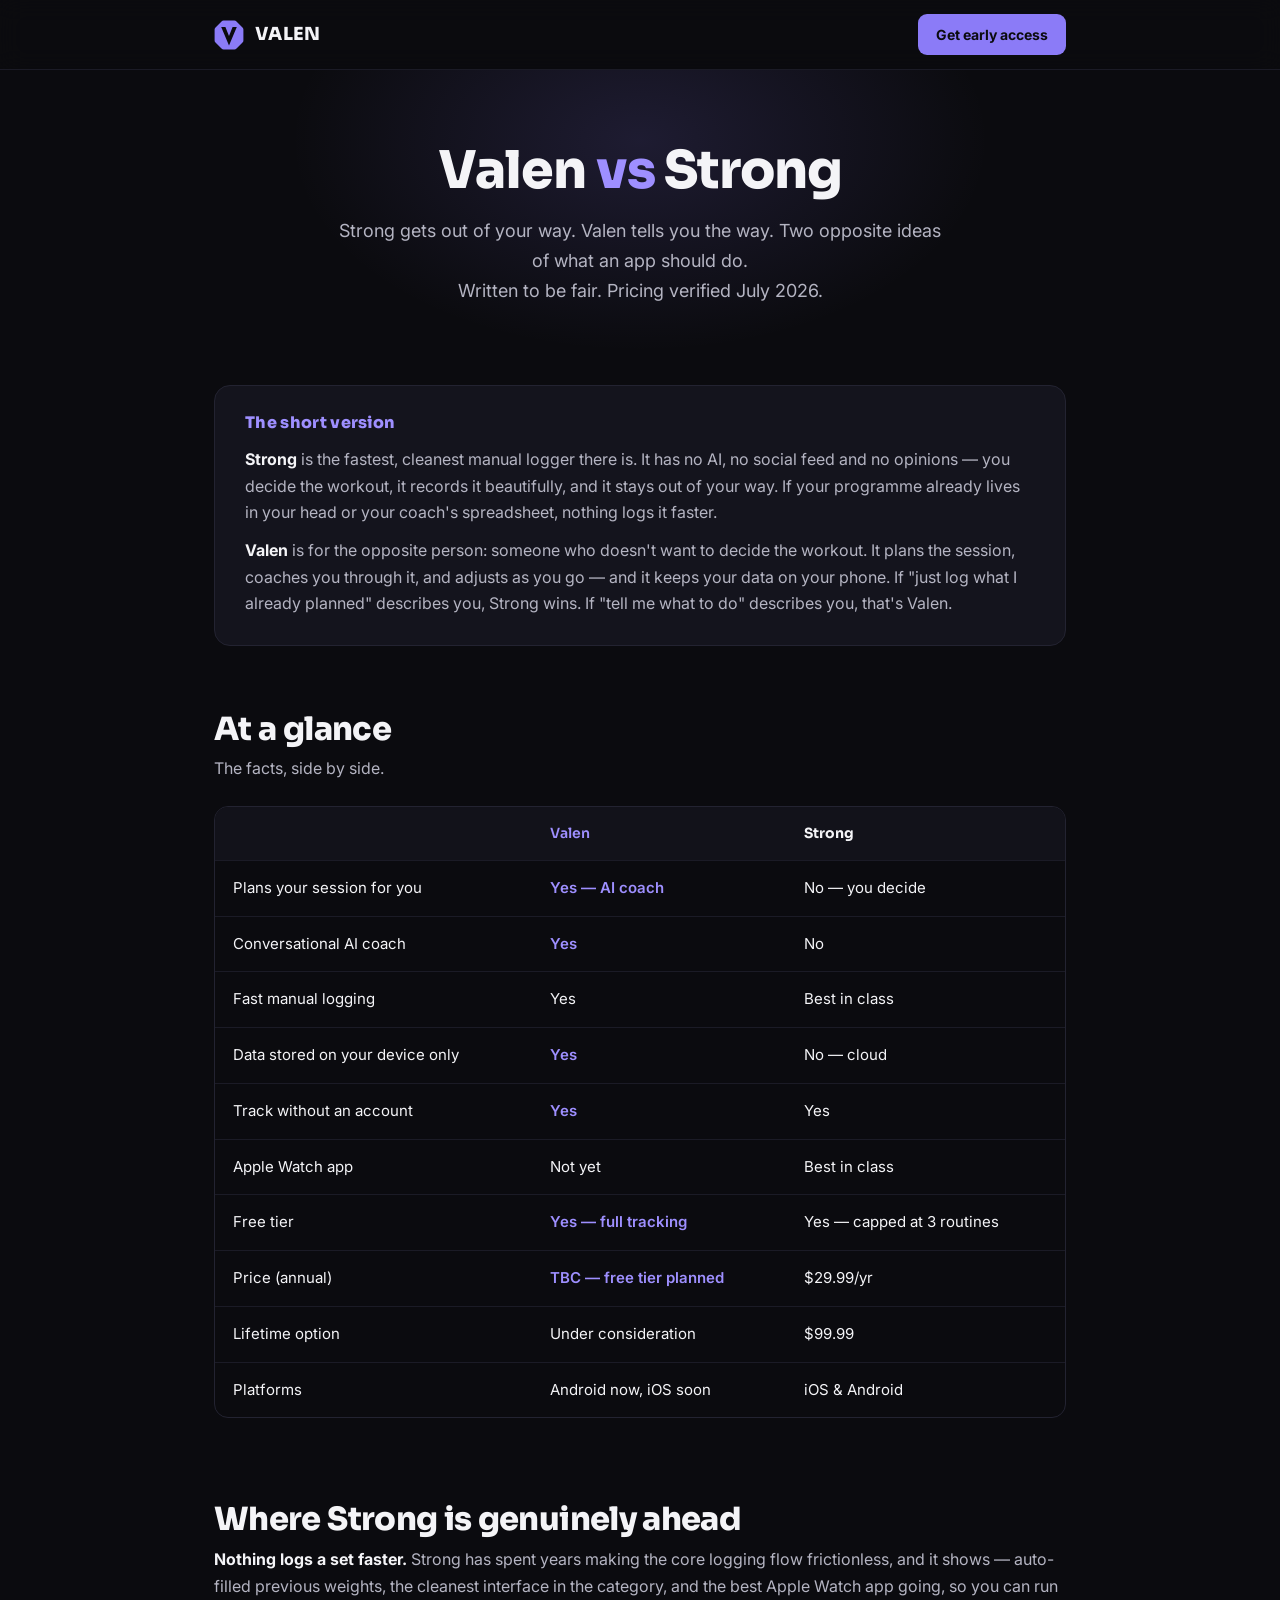
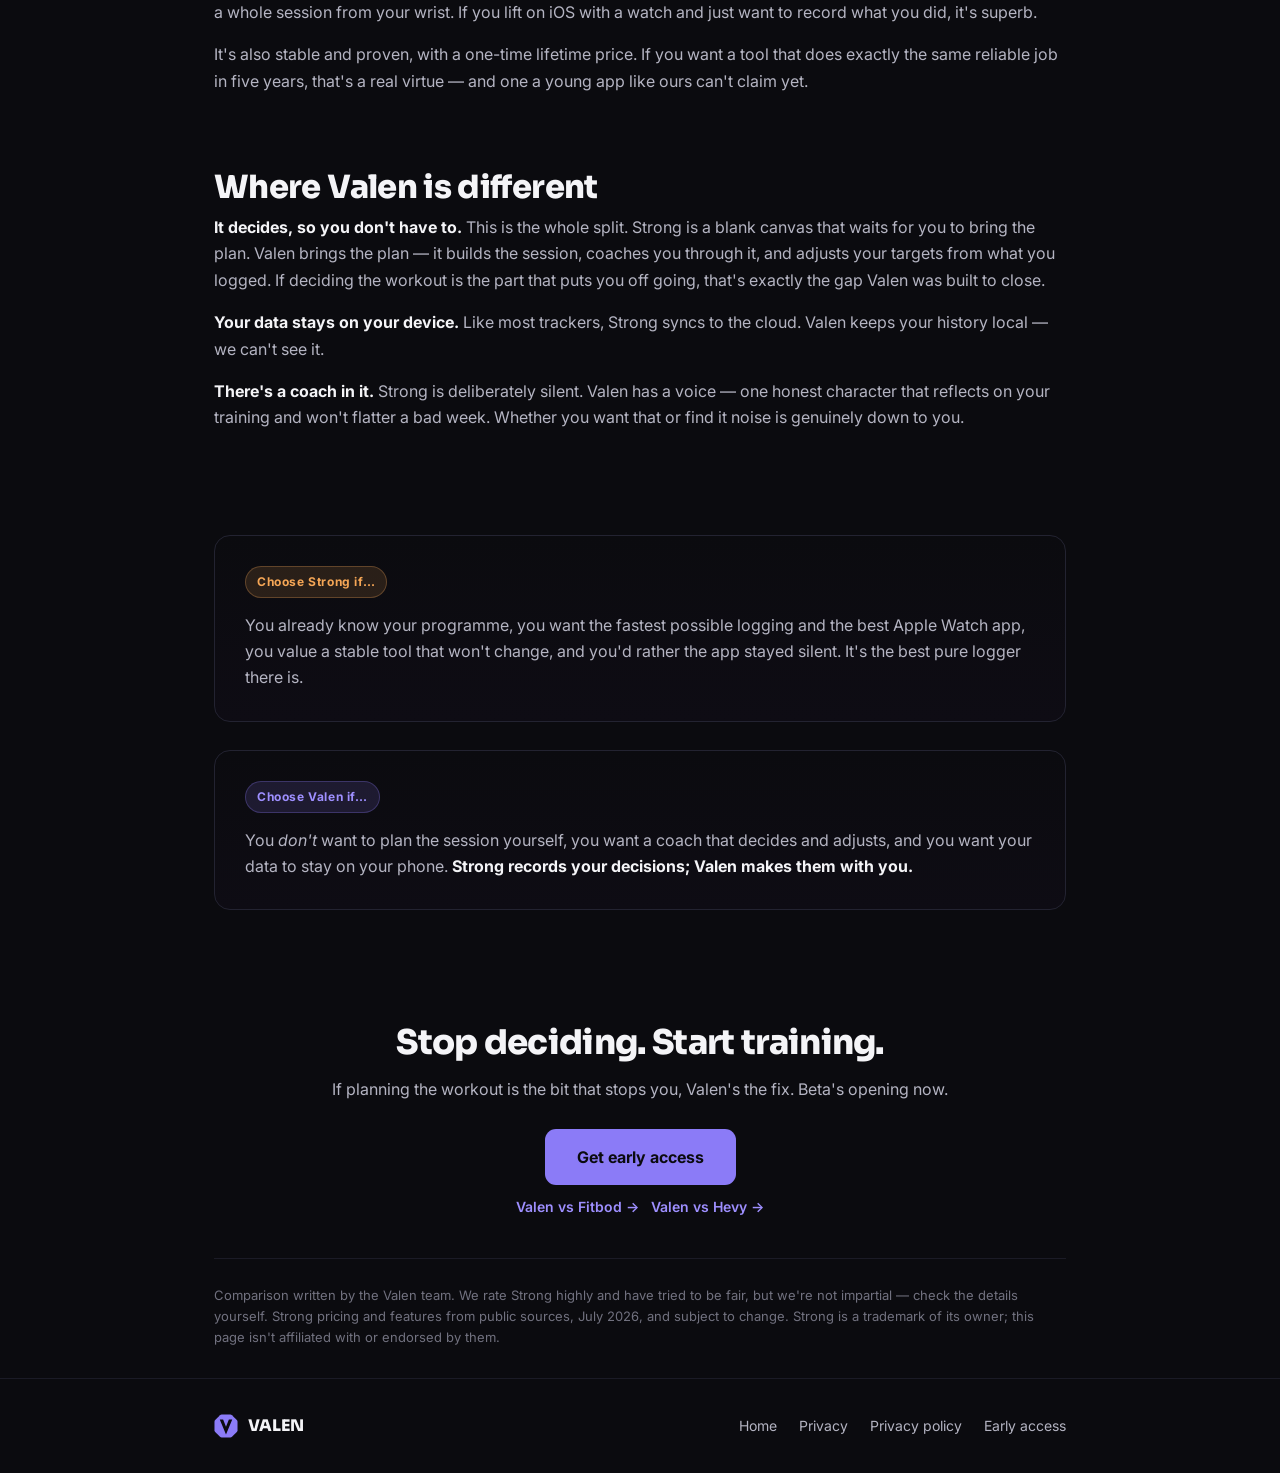
<file: strong.html>
<!DOCTYPE html>
<html lang="en-GB">
<head>
<meta charset="utf-8">
<meta name="viewport" content="width=device-width, initial-scale=1">
<title>Valen vs Strong — an honest comparison</title>
<meta name="description" content="Valen vs Strong, compared fairly: fast manual logging vs an AI coach, privacy, pricing and who each is really for.">
<link rel="preconnect" href="https://fonts.googleapis.com">
<link rel="preconnect" href="https://fonts.gstatic.com" crossorigin>
<link href="https://fonts.googleapis.com/css2?family=Sora:wght@600;700;800&family=Inter:wght@400;500;600;700&display=swap" rel="stylesheet">
<style>
  :root{--bg:#0B0B0F;--bg-raise:#12121A;--card:#14141D;--line:#232331;--line-soft:#1B1B26;
    --violet:#8B7BF7;--violet-bright:#9E8FFF;--amber:#F5A656;--text:#F4F4F7;--mid:#B4B4C2;--muted:#71717F;--maxw:900px;}
  *{box-sizing:border-box;margin:0;padding:0}
  html{scroll-behavior:smooth}
  @media(prefers-reduced-motion:reduce){html{scroll-behavior:auto}}
  body{background:var(--bg);color:var(--text);font-family:'Inter',sans-serif;line-height:1.65;-webkit-font-smoothing:antialiased}
  h1,h2,h3{font-family:'Sora';line-height:1.12;letter-spacing:-.02em;font-weight:800}
  a{color:inherit;text-decoration:none}
  .wrap{max-width:var(--maxw);margin:0 auto;padding:0 24px}
  .eyebrow{font-size:12px;font-weight:700;letter-spacing:.14em;text-transform:uppercase;color:var(--violet-bright)}
  nav{position:sticky;top:0;z-index:50;background:rgba(11,11,15,.82);backdrop-filter:blur(12px);border-bottom:1px solid var(--line-soft)}
  .nav-inner{max-width:var(--maxw);margin:0 auto;padding:14px 24px;display:flex;align-items:center;justify-content:space-between}
  .brand{display:flex;align-items:center;gap:11px;font-family:'Sora';font-weight:800;font-size:18px;letter-spacing:.02em}
  .brand svg{width:30px;height:30px}
  .nav-cta{background:var(--violet);color:#0B0B0F!important;padding:9px 18px;border-radius:9px;font-weight:700;font-size:14px}
  .hero{padding:72px 0 44px;text-align:center;position:relative;overflow:hidden}
  .hero::before{content:'';position:absolute;top:-160px;left:50%;transform:translateX(-50%);width:760px;height:460px;background:radial-gradient(ellipse,rgba(139,123,247,.15),transparent 65%);pointer-events:none}
  .hero h1{font-size:clamp(32px,5.4vw,52px);position:relative;margin-bottom:16px}
  .hero h1 .g{color:var(--violet-bright)}
  .hero p{font-size:18px;color:var(--mid);max-width:620px;margin:0 auto;position:relative}
  .updated{font-size:12px;color:var(--muted);margin-top:20px;position:relative}
  .tldr{background:var(--card);border:1px solid var(--line);border-radius:16px;padding:28px 30px;margin:36px 0}
  .tldr h2{font-size:16px;margin-bottom:14px;color:var(--violet-bright);letter-spacing:.02em}
  .tldr p{color:var(--mid);font-size:16px;margin-bottom:12px}
  .tldr p:last-child{margin-bottom:0}
  .tldr strong{color:var(--text)}
  section{padding:30px 0}
  h2.sec{font-size:clamp(24px,3.4vw,32px);margin-bottom:8px}
  .sec-sub{color:var(--mid);margin-bottom:24px;font-size:16px}
  p.body{color:var(--mid);font-size:16px;margin-bottom:16px}
  p.body strong{color:var(--text)}
  .table-scroll{overflow-x:auto;margin:8px 0 24px;border:1px solid var(--line);border-radius:14px}
  table{width:100%;border-collapse:collapse;min-width:520px}
  th,td{text-align:left;padding:15px 18px;font-size:15px;border-bottom:1px solid var(--line-soft)}
  thead th{background:var(--bg-raise);font-family:'Sora';font-weight:700;font-size:14px}
  thead th:first-child{color:var(--muted)}
  tbody tr:last-child td{border-bottom:none}
  td.v{color:var(--text)}
  .col-valen{color:var(--violet-bright)!important;font-weight:600}
  .checkbad{color:var(--muted)}
  .verdict{background:linear-gradient(180deg,var(--bg),#0E0C14);border:1px solid var(--line);border-radius:16px;padding:30px;margin:28px 0}
  .verdict h3{font-size:20px;margin-bottom:14px}
  .verdict p{color:var(--mid);font-size:16px;margin-bottom:14px}
  .verdict p:last-child{margin-bottom:0}
  .verdict strong{color:var(--text)}
  .pick{display:inline-block;font-size:12px;font-weight:700;letter-spacing:.05em;padding:5px 11px;border-radius:20px;margin-bottom:14px}
  .pick-them{background:rgba(245,166,86,.13);color:var(--amber);border:1px solid rgba(245,166,86,.28)}
  .pick-us{background:rgba(139,123,247,.14);color:var(--violet-bright);border:1px solid rgba(139,123,247,.28)}
  .cta{text-align:center;padding:56px 0 40px}
  .cta h2{font-size:clamp(24px,3.6vw,34px);margin-bottom:14px}
  .cta p{color:var(--mid);margin-bottom:26px}
  .btn{padding:15px 32px;border-radius:11px;font-weight:700;font-size:16px;background:var(--violet);color:#0B0B0F;display:inline-block;transition:background .15s}
  .btn:hover{background:var(--violet-bright)}
  .disc{font-size:13px;color:var(--muted);border-top:1px solid var(--line-soft);padding:26px 0 10px;line-height:1.6}
  footer{border-top:1px solid var(--line-soft);padding:34px 0;margin-top:20px}
  .foot-inner{display:flex;justify-content:space-between;align-items:center;flex-wrap:wrap;gap:16px}
  .foot-brand{display:flex;align-items:center;gap:10px;font-family:'Sora';font-weight:800;font-size:16px}
  .foot-brand svg{width:24px;height:24px}
  .foot-links{display:flex;gap:22px;font-size:14px;color:var(--mid);flex-wrap:wrap}
  .other-compares{display:flex;gap:12px;margin:10px 0 0;flex-wrap:wrap}
  .other-compares a{font-size:14px;color:var(--violet-bright);font-weight:600}
</style>
</head>
<body>

<nav>
  <div class="nav-inner">
    <a href="/" class="brand">
      <svg viewBox="0 0 100 100"><path d="M32 2 H68 Q72 2 75 5 L95 25 Q98 28 98 32 V68 Q98 72 95 75 L75 95 Q72 98 68 98 H32 Q28 98 25 95 L5 75 Q2 72 2 68 V32 Q2 28 5 25 L25 5 Q28 2 32 2 Z" fill="#8B7BF7"/><path d="M24 23 L50 85 L76 23 L62 23 L50 53 L38 23 Z" fill="#0B0B0F"/></svg>
      VALEN
    </a>
    <a href="/#beta" class="nav-cta">Get early access</a>
  </div>
</nav>

<header class="hero">
  <div class="wrap">
    <h1>Valen <span class="g">vs</span> Strong</h1>
    <p>Strong gets out of your way. Valen tells you the way. Two opposite ideas of what an app should do.</p>
    <p class="updated">Written to be fair. Pricing verified July 2026.</p>
  </div>
</header>

<div class="wrap">

  <div class="tldr">
    <h2>The short version</h2>
    <p><strong>Strong</strong> is the fastest, cleanest manual logger there is. It has no AI, no social feed and no opinions — you decide the workout, it records it beautifully, and it stays out of your way. If your programme already lives in your head or your coach's spreadsheet, nothing logs it faster.</p>
    <p><strong>Valen</strong> is for the opposite person: someone who doesn't want to decide the workout. It plans the session, coaches you through it, and adjusts as you go — and it keeps your data on your phone. If "just log what I already planned" describes you, Strong wins. If "tell me what to do" describes you, that's Valen.</p>
  </div>

  <section>
    <h2 class="sec">At a glance</h2>
    <p class="sec-sub">The facts, side by side.</p>
    <div class="table-scroll">
      <table>
        <thead><tr><th>&nbsp;</th><th class="col-valen">Valen</th><th>Strong</th></tr></thead>
        <tbody>
          <tr><td>Plans your session for you</td><td class="v col-valen">Yes — AI coach</td><td class="v checkbad">No — you decide</td></tr>
          <tr><td>Conversational AI coach</td><td class="v col-valen">Yes</td><td class="v checkbad">No</td></tr>
          <tr><td>Fast manual logging</td><td class="v">Yes</td><td class="v">Best in class</td></tr>
          <tr><td>Data stored on your device only</td><td class="v col-valen">Yes</td><td class="v checkbad">No — cloud</td></tr>
          <tr><td>Track without an account</td><td class="v col-valen">Yes</td><td class="v">Yes</td></tr>
          <tr><td>Apple Watch app</td><td class="v checkbad">Not yet</td><td class="v">Best in class</td></tr>
          <tr><td>Free tier</td><td class="v col-valen">Yes — full tracking</td><td class="v">Yes — capped at 3 routines</td></tr>
          <tr><td>Price (annual)</td><td class="v col-valen">TBC — free tier planned</td><td class="v">$29.99/yr</td></tr>
          <tr><td>Lifetime option</td><td class="v">Under consideration</td><td class="v">$99.99</td></tr>
          <tr><td>Platforms</td><td class="v">Android now, iOS soon</td><td class="v">iOS &amp; Android</td></tr>
        </tbody>
      </table>
    </div>
  </section>

  <section>
    <h2 class="sec">Where Strong is genuinely ahead</h2>
    <p class="body"><strong>Nothing logs a set faster.</strong> Strong has spent years making the core logging flow frictionless, and it shows — auto-filled previous weights, the cleanest interface in the category, and the best Apple Watch app going, so you can run a whole session from your wrist. If you lift on iOS with a watch and just want to record what you did, it's superb.</p>
    <p class="body">It's also stable and proven, with a one-time lifetime price. If you want a tool that does exactly the same reliable job in five years, that's a real virtue — and one a young app like ours can't claim yet.</p>
  </section>

  <section>
    <h2 class="sec">Where Valen is different</h2>
    <p class="body"><strong>It decides, so you don't have to.</strong> This is the whole split. Strong is a blank canvas that waits for you to bring the plan. Valen brings the plan — it builds the session, coaches you through it, and adjusts your targets from what you logged. If deciding the workout is the part that puts you off going, that's exactly the gap Valen was built to close.</p>
    <p class="body"><strong>Your data stays on your device.</strong> Like most trackers, Strong syncs to the cloud. Valen keeps your history local — we can't see it.</p>
    <p class="body"><strong>There's a coach in it.</strong> Strong is deliberately silent. Valen has a voice — one honest character that reflects on your training and won't flatter a bad week. Whether you want that or find it noise is genuinely down to you.</p>
  </section>

  <section>
    <div class="verdict">
      <span class="pick pick-them">Choose Strong if…</span>
      <p>You already know your programme, you want the fastest possible logging and the best Apple Watch app, you value a stable tool that won't change, and you'd rather the app stayed silent. It's the best pure logger there is.</p>
    </div>
    <div class="verdict">
      <span class="pick pick-us">Choose Valen if…</span>
      <p>You <em>don't</em> want to plan the session yourself, you want a coach that decides and adjusts, and you want your data to stay on your phone. <strong>Strong records your decisions; Valen makes them with you.</strong></p>
    </div>
  </section>

  <div class="cta">
    <h2>Stop deciding. Start training.</h2>
    <p>If planning the workout is the bit that stops you, Valen's the fix. Beta's opening now.</p>
    <a href="/#beta" class="btn">Get early access</a>
    <div class="other-compares" style="justify-content:center">
      <a href="/compare/fitbod">Valen vs Fitbod →</a>
      <a href="/compare/hevy">Valen vs Hevy →</a>
    </div>
  </div>

  <p class="disc">Comparison written by the Valen team. We rate Strong highly and have tried to be fair, but we're not impartial — check the details yourself. Strong pricing and features from public sources, July 2026, and subject to change. Strong is a trademark of its owner; this page isn't affiliated with or endorsed by them.</p>

</div>

<footer>
  <div class="wrap">
    <div class="foot-inner">
      <div class="foot-brand">
        <svg viewBox="0 0 100 100"><path d="M32 2 H68 Q72 2 75 5 L95 25 Q98 28 98 32 V68 Q98 72 95 75 L75 95 Q72 98 68 98 H32 Q28 98 25 95 L5 75 Q2 72 2 68 V32 Q2 28 5 25 L25 5 Q28 2 32 2 Z" fill="#8B7BF7"/><path d="M24 23 L50 85 L76 23 L62 23 L50 53 L38 23 Z" fill="#0B0B0F"/></svg>
        VALEN
      </div>
      <div class="foot-links">
        <a href="/">Home</a><a href="/#privacy">Privacy</a><a href="/privacy">Privacy policy</a><a href="/#beta">Early access</a>
      </div>
    </div>
  </div>
</footer>

</body>
</html>
</file>
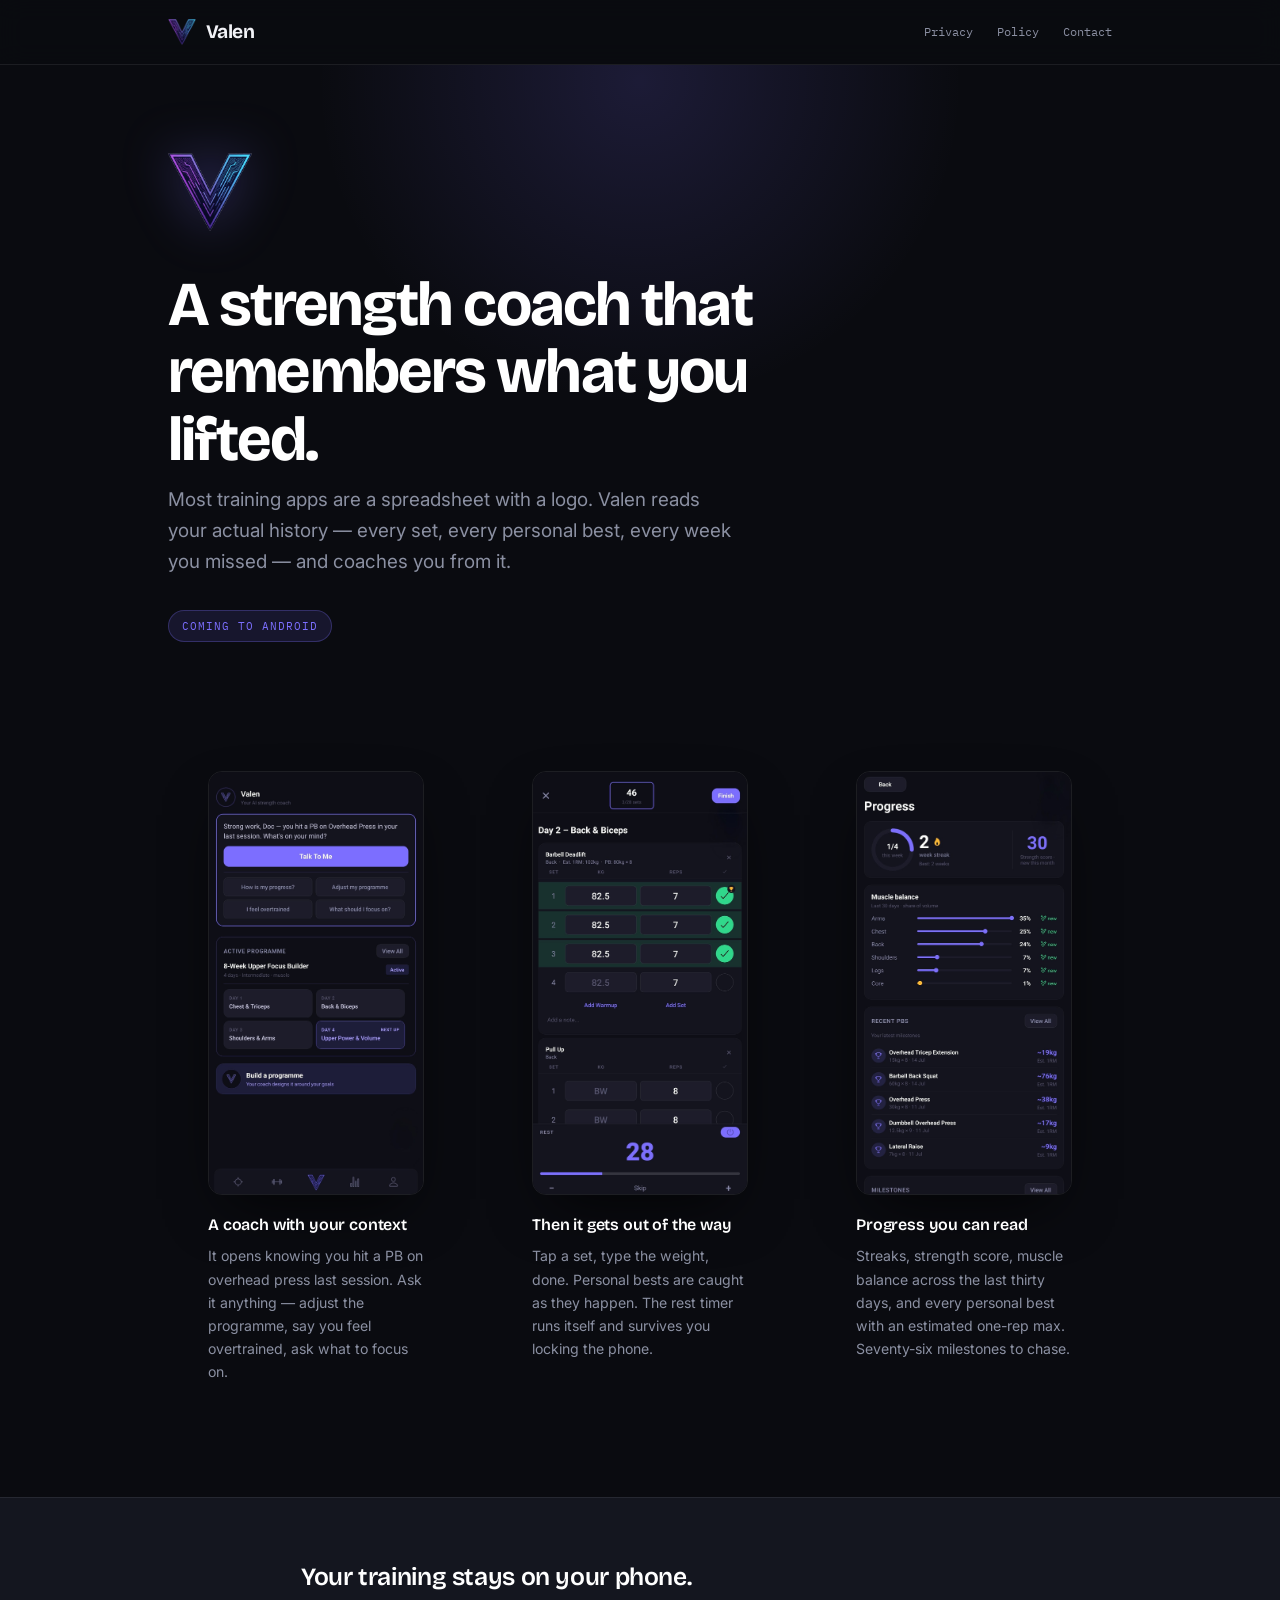
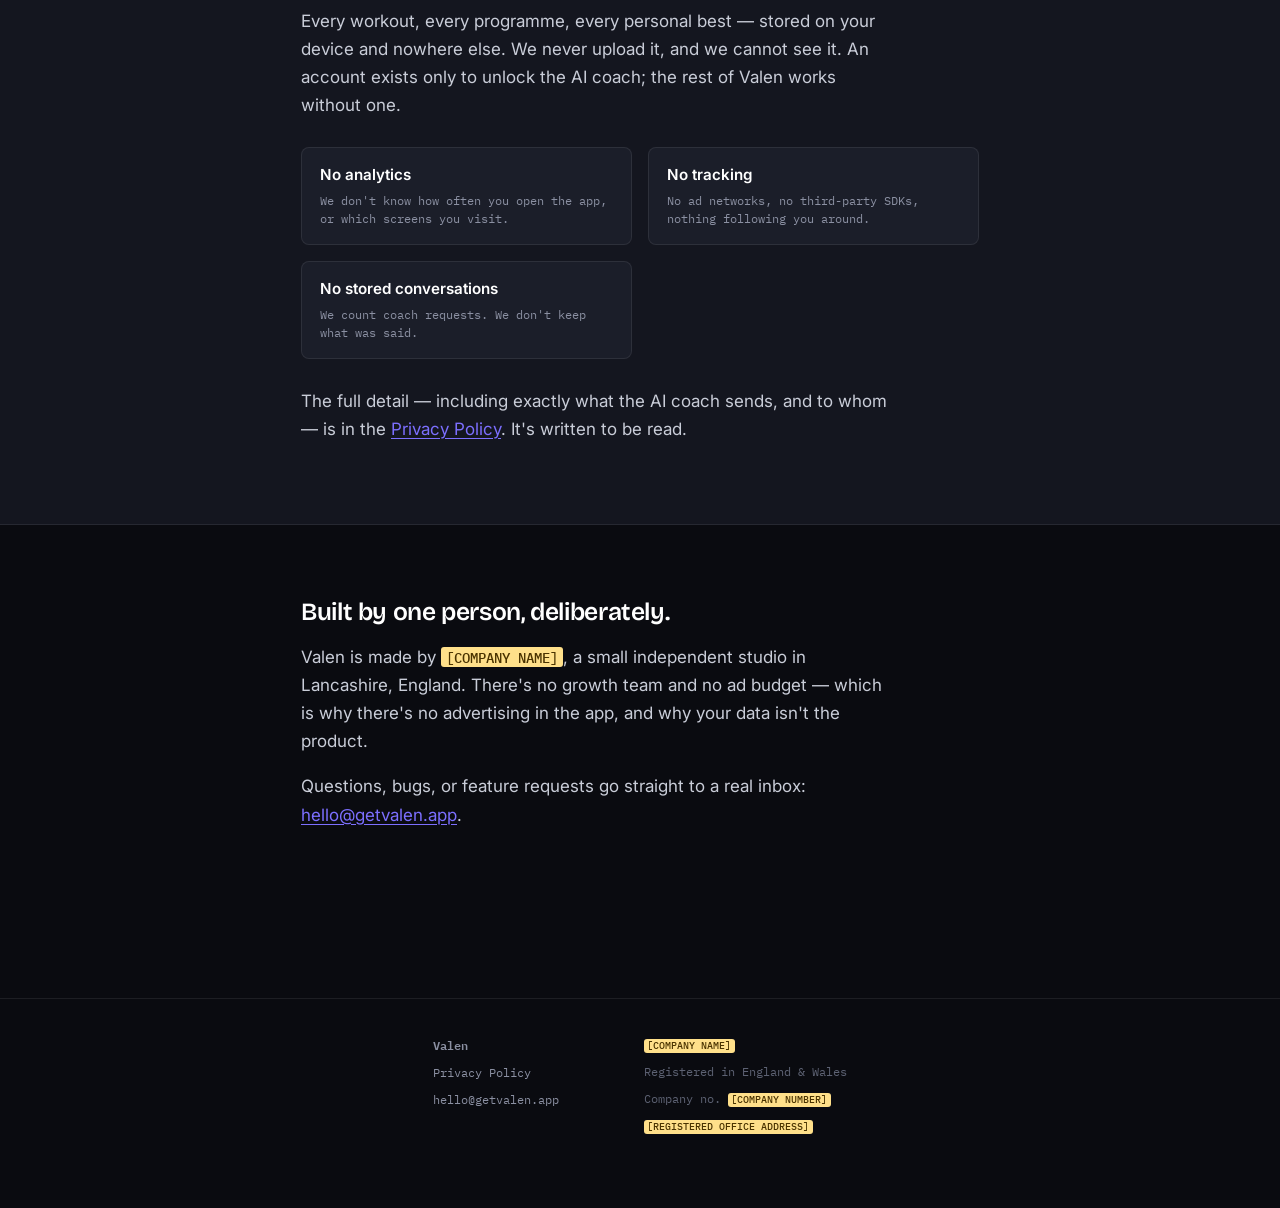
<file: Archive/index1.html>
<!DOCTYPE html>
<html lang="en-GB">
<head>
<meta charset="utf-8">
<meta name="viewport" content="width=device-width, initial-scale=1">
<title>Valen — an AI strength coach that remembers what you lifted</title>
<meta name="description" content="Valen is a strength training app with an AI coach that knows your history. Track lifts, build programmes, chase personal bests. Your training data stays on your phone.">
<meta name="robots" content="index, follow">
<link rel="icon" href="/assets/favicon.png" type="image/png">
<meta property="og:title" content="Valen — an AI strength coach that remembers what you lifted">
<meta property="og:description" content="Track lifts, build programmes, chase personal bests. Your training data stays on your phone.">
<meta property="og:type" content="website">
<meta property="og:url" content="https://getvalen.app">
<link rel="preconnect" href="https://fonts.googleapis.com">
<link rel="preconnect" href="https://fonts.gstatic.com" crossorigin>
<link href="https://fonts.googleapis.com/css2?family=Bricolage+Grotesque:opsz,wght@12..96,600;12..96,700&family=IBM+Plex+Mono:wght@400;500;600&family=Inter:wght@400;500;600&display=swap" rel="stylesheet">
<link rel="stylesheet" href="/styles.css">
</head>
<body>

<nav class="nav">
  <div class="nav__inner">
    <a class="wordmark" href="/">
      <img src="/assets/valen-mark.png" alt="">
      Valen
    </a>
    <div class="nav__links">
      <a href="#privacy-note">Privacy</a>
      <a href="/privacy">Policy</a>
      <a href="mailto:hello@getvalen.app">Contact</a>
    </div>
  </div>
</nav>

<!-- Hero. The mark is the thesis: a circuit board in the shape of a V.
     The product is an AI that reads your training. Everything else stays quiet. -->
<header class="hero">
  <div class="hero__inner">
    <img class="hero__mark" src="/assets/valen-mark.png" alt="The Valen mark — a circuit board in the shape of a V">
    <h1>A strength coach that remembers what you lifted.</h1>
    <p class="hero__lede">
      Most training apps are a spreadsheet with a logo. Valen reads your actual
      history — every set, every personal best, every week you missed — and coaches
      you from it.
    </p>
    <span class="pill">Coming to Android</span>
  </div>
</header>

<section class="screens">
  <figure class="screen">
    <img src="/assets/shot-coach.png" alt="The Valen home screen, showing the AI coach greeting and the active training programme">
    <h3>A coach with your context</h3>
    <p>It opens knowing you hit a PB on overhead press last session. Ask it anything — adjust the programme, say you feel overtrained, ask what to focus on.</p>
  </figure>
  <figure class="screen">
    <img src="/assets/shot-workout.png" alt="An active workout in Valen — barbell deadlift sets logged at 82.5kg, a personal best marked, and the rest timer counting down">
    <h3>Then it gets out of the way</h3>
    <p>Tap a set, type the weight, done. Personal bests are caught as they happen. The rest timer runs itself and survives you locking the phone.</p>
  </figure>
  <figure class="screen">
    <img src="/assets/shot-progress.png" alt="The Progress screen, showing week streak, strength score, muscle balance and recent personal bests">
    <h3>Progress you can read</h3>
    <p>Streaks, strength score, muscle balance across the last thirty days, and every personal best with an estimated one-rep max. Seventy-six milestones to chase.</p>
  </figure>
</section>

<!-- The privacy story is the strongest thing Valen has to say, and it is
     unusual enough to be worth a whole band rather than a footnote. -->
<section class="band" id="privacy-note">
  <div class="wrap">
    <h2>Your training stays on your phone.</h2>
    <p>
      Every workout, every programme, every personal best — stored on your device and
      nowhere else. We never upload it, and we cannot see it. An account exists only to
      unlock the AI coach; the rest of Valen works without one.
    </p>
    <ul class="facts">
      <li><strong>No analytics</strong>We don't know how often you open the app, or which screens you visit.</li>
      <li><strong>No tracking</strong>No ad networks, no third-party SDKs, nothing following you around.</li>
      <li><strong>No stored conversations</strong>We count coach requests. We don't keep what was said.</li>
    </ul>
    <p style="margin-top:1.75rem;">
      The full detail — including exactly what the AI coach sends, and to whom —
      is in the <a href="/privacy">Privacy Policy</a>. It's written to be read.
    </p>
  </div>
</section>

<section class="section">
  <div class="wrap">
    <h2>Built by one person, deliberately.</h2>
    <p>
      Valen is made by <span class="ph">[COMPANY NAME]</span>, a small independent studio in
      Lancashire, England. There's no growth team and no ad budget — which is why there's
      no advertising in the app, and why your data isn't the product.
    </p>
    <p>
      Questions, bugs, or feature requests go straight to a real inbox:
      <a href="mailto:hello@getvalen.app">hello@getvalen.app</a>.
    </p>
  </div>
</section>

<footer>
  <div class="wrap">
    <div class="foot-grid">
      <div>
        <p><strong style="color:var(--muted);">Valen</strong></p>
        <p><a href="/privacy">Privacy Policy</a></p>
        <p><a href="mailto:hello@getvalen.app">hello@getvalen.app</a></p>
      </div>
      <div>
        <!-- Play organisation verification cross-references the website against
             the D-U-N-S record. These details must match Companies House exactly. -->
        <p><span class="ph">[COMPANY NAME]</span></p>
        <p>Registered in England &amp; Wales</p>
        <p>Company no. <span class="ph">[COMPANY NUMBER]</span></p>
        <p><span class="ph">[REGISTERED OFFICE ADDRESS]</span></p>
      </div>
    </div>
  </div>
</footer>

</body>
</html>
</file>
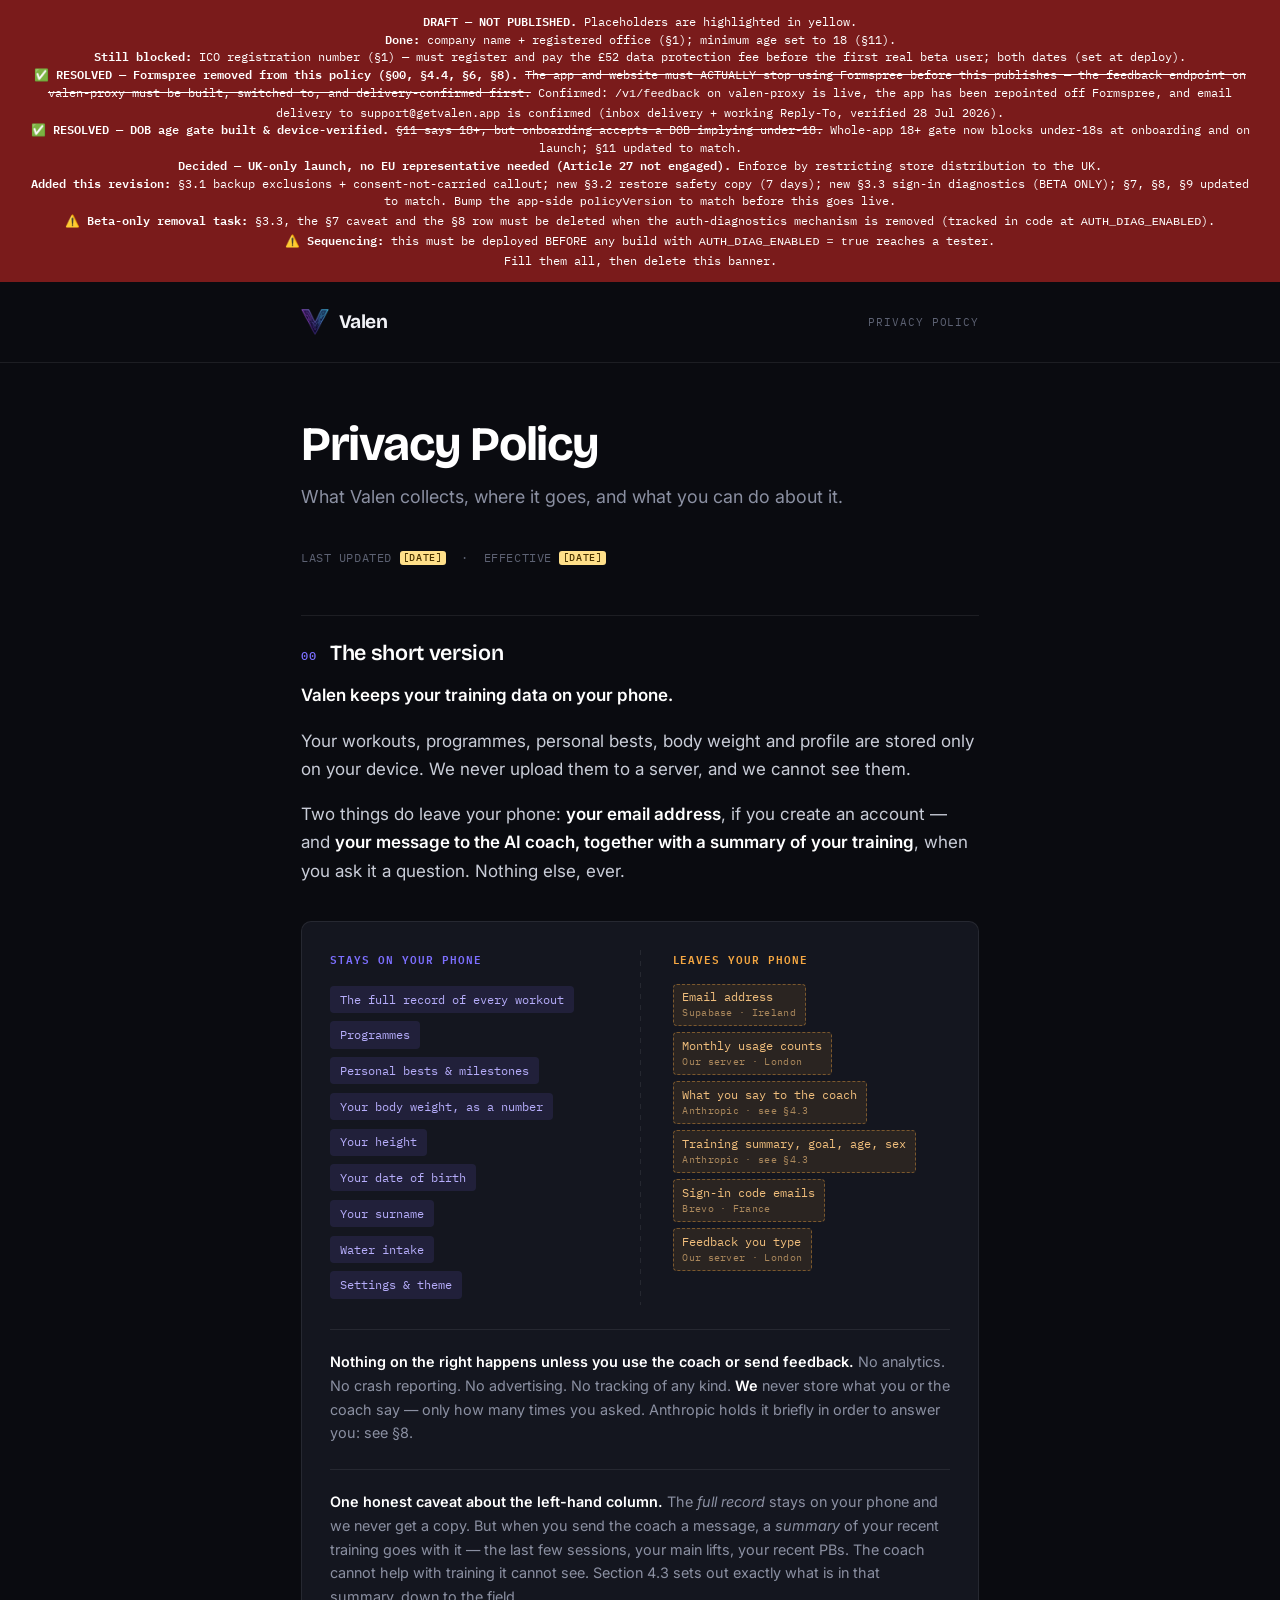
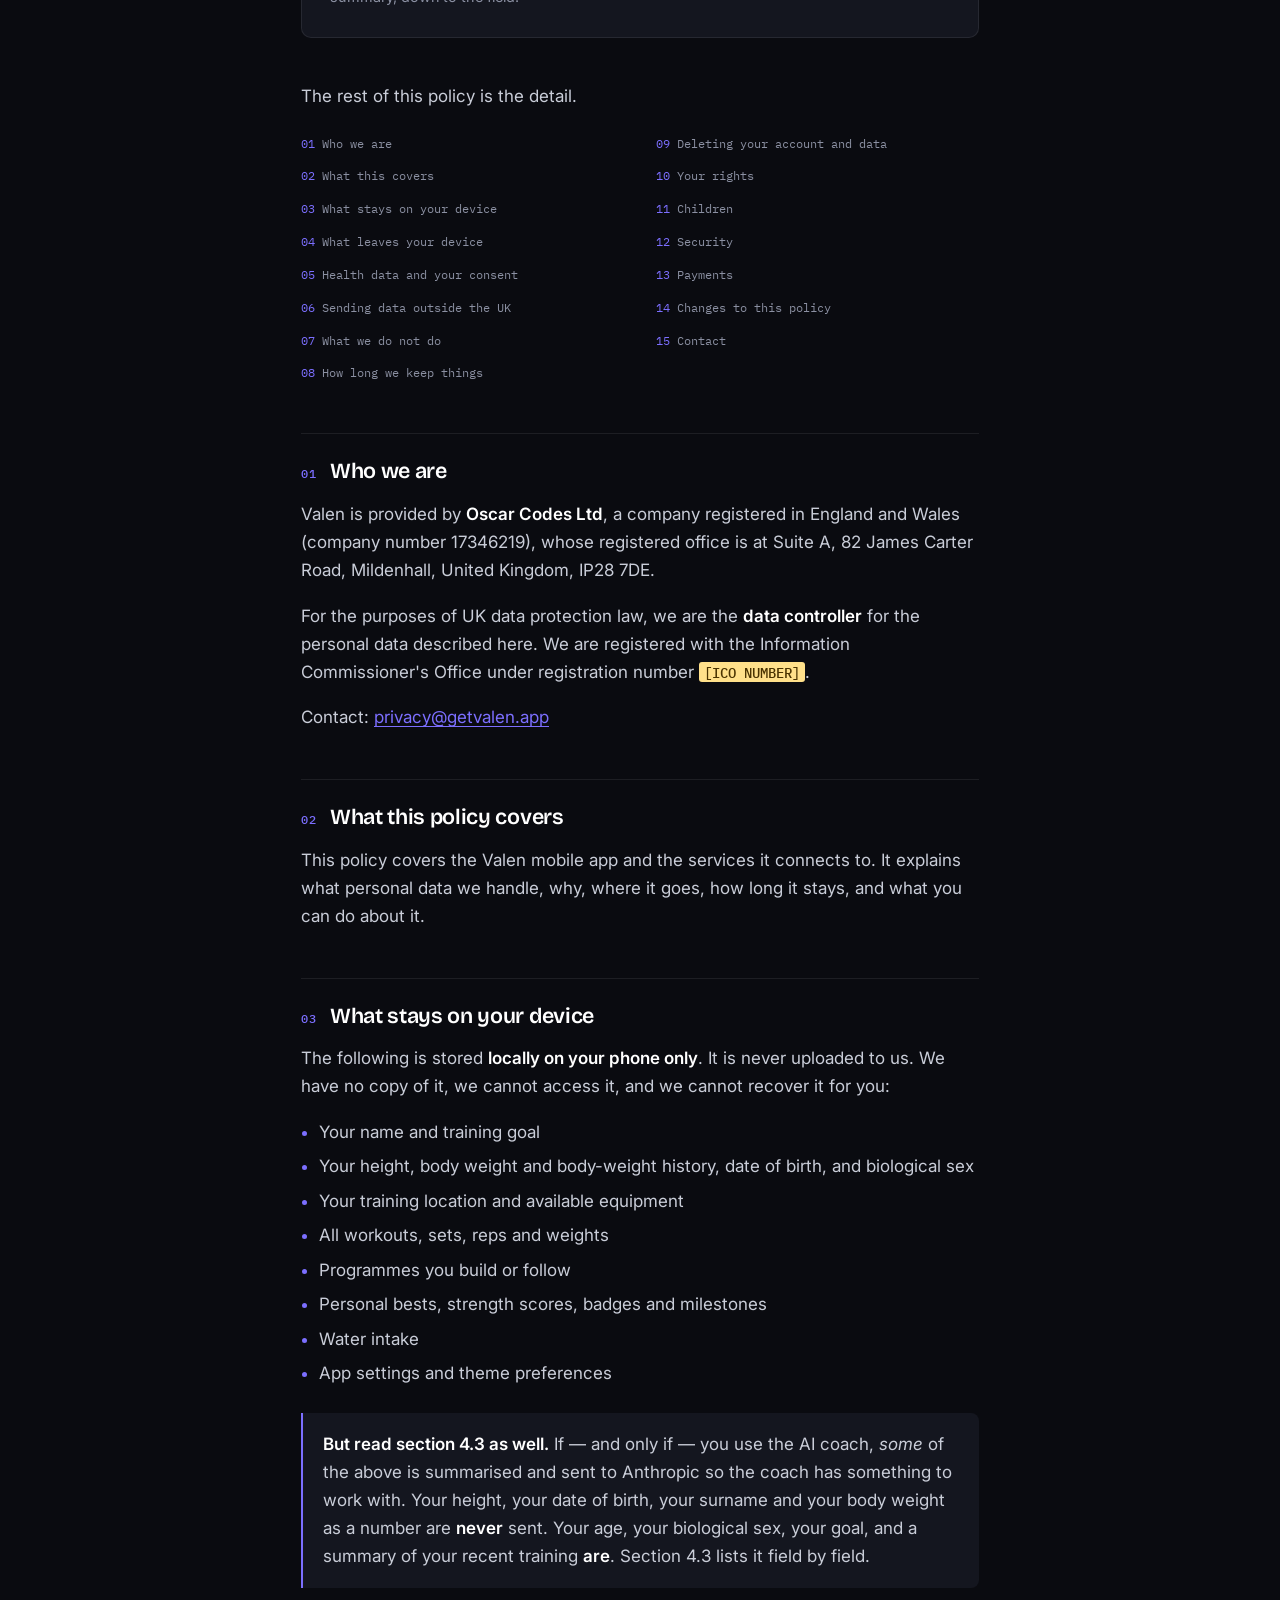
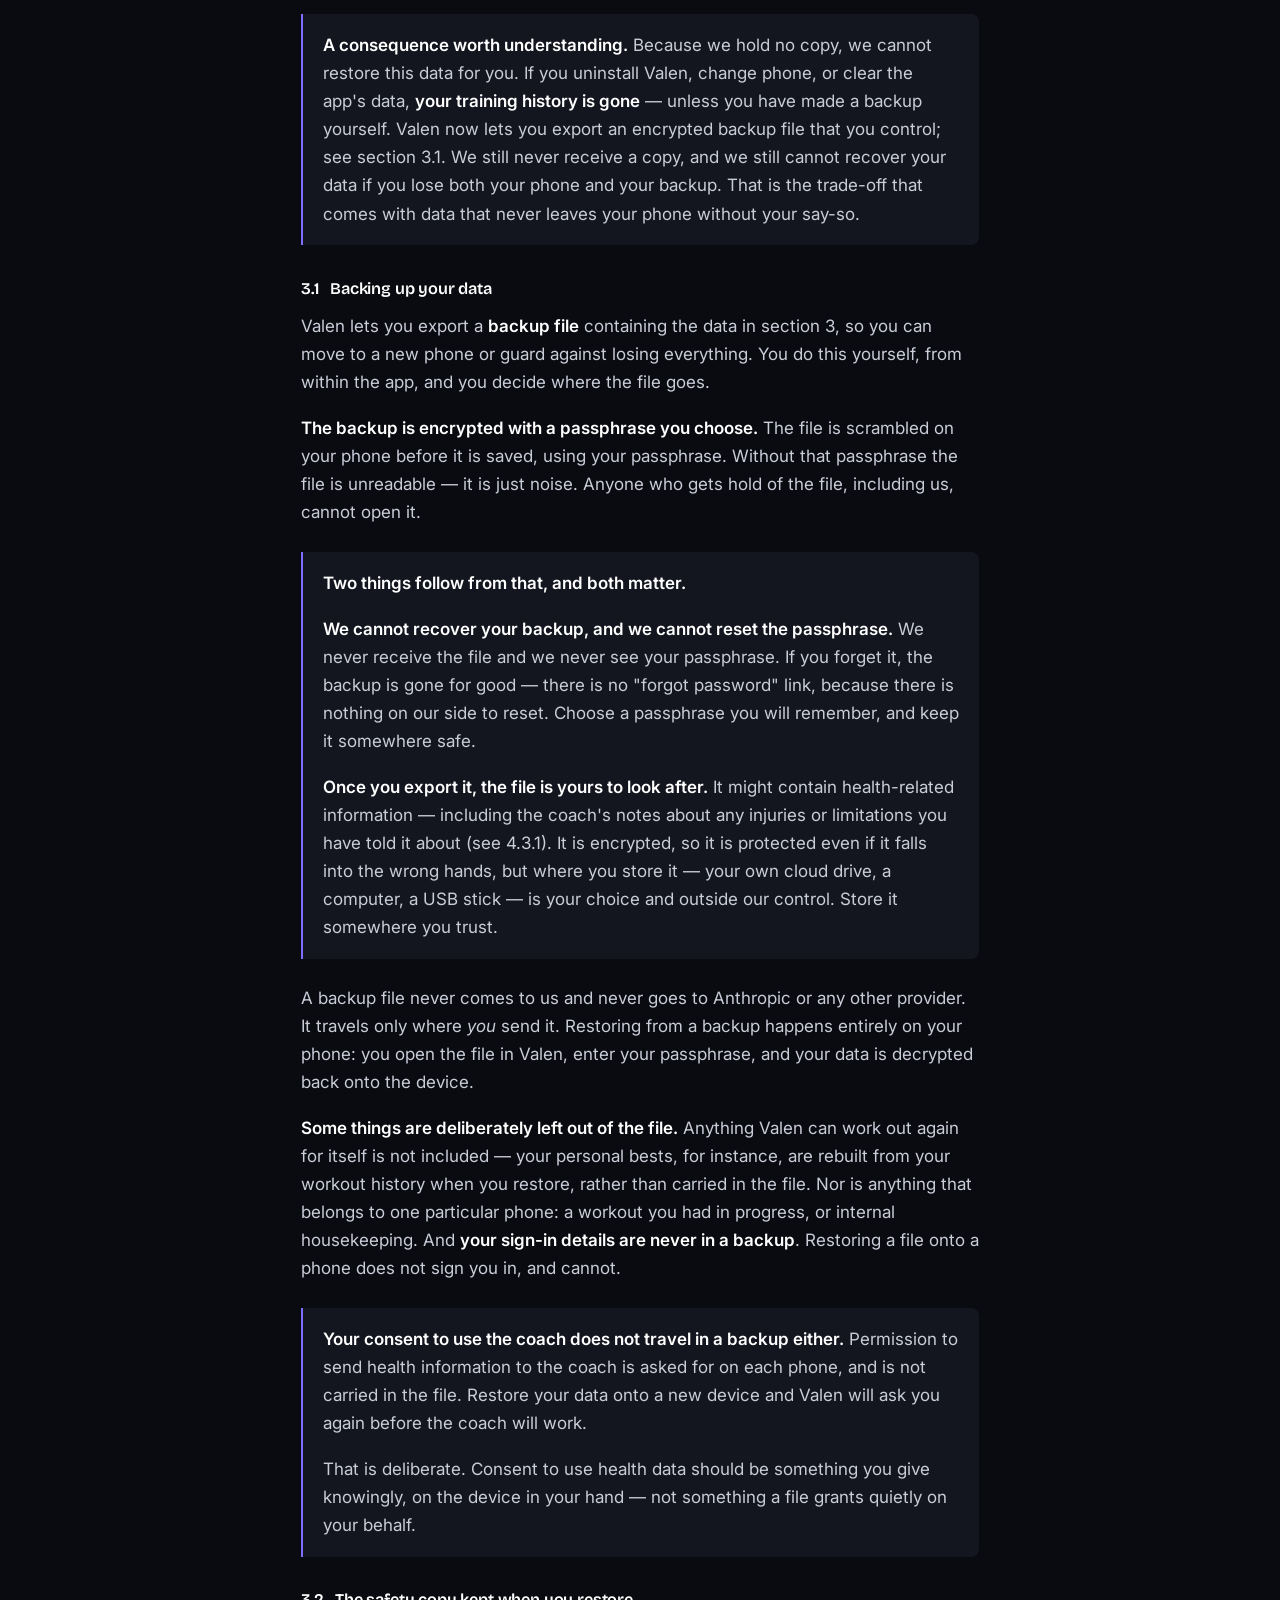
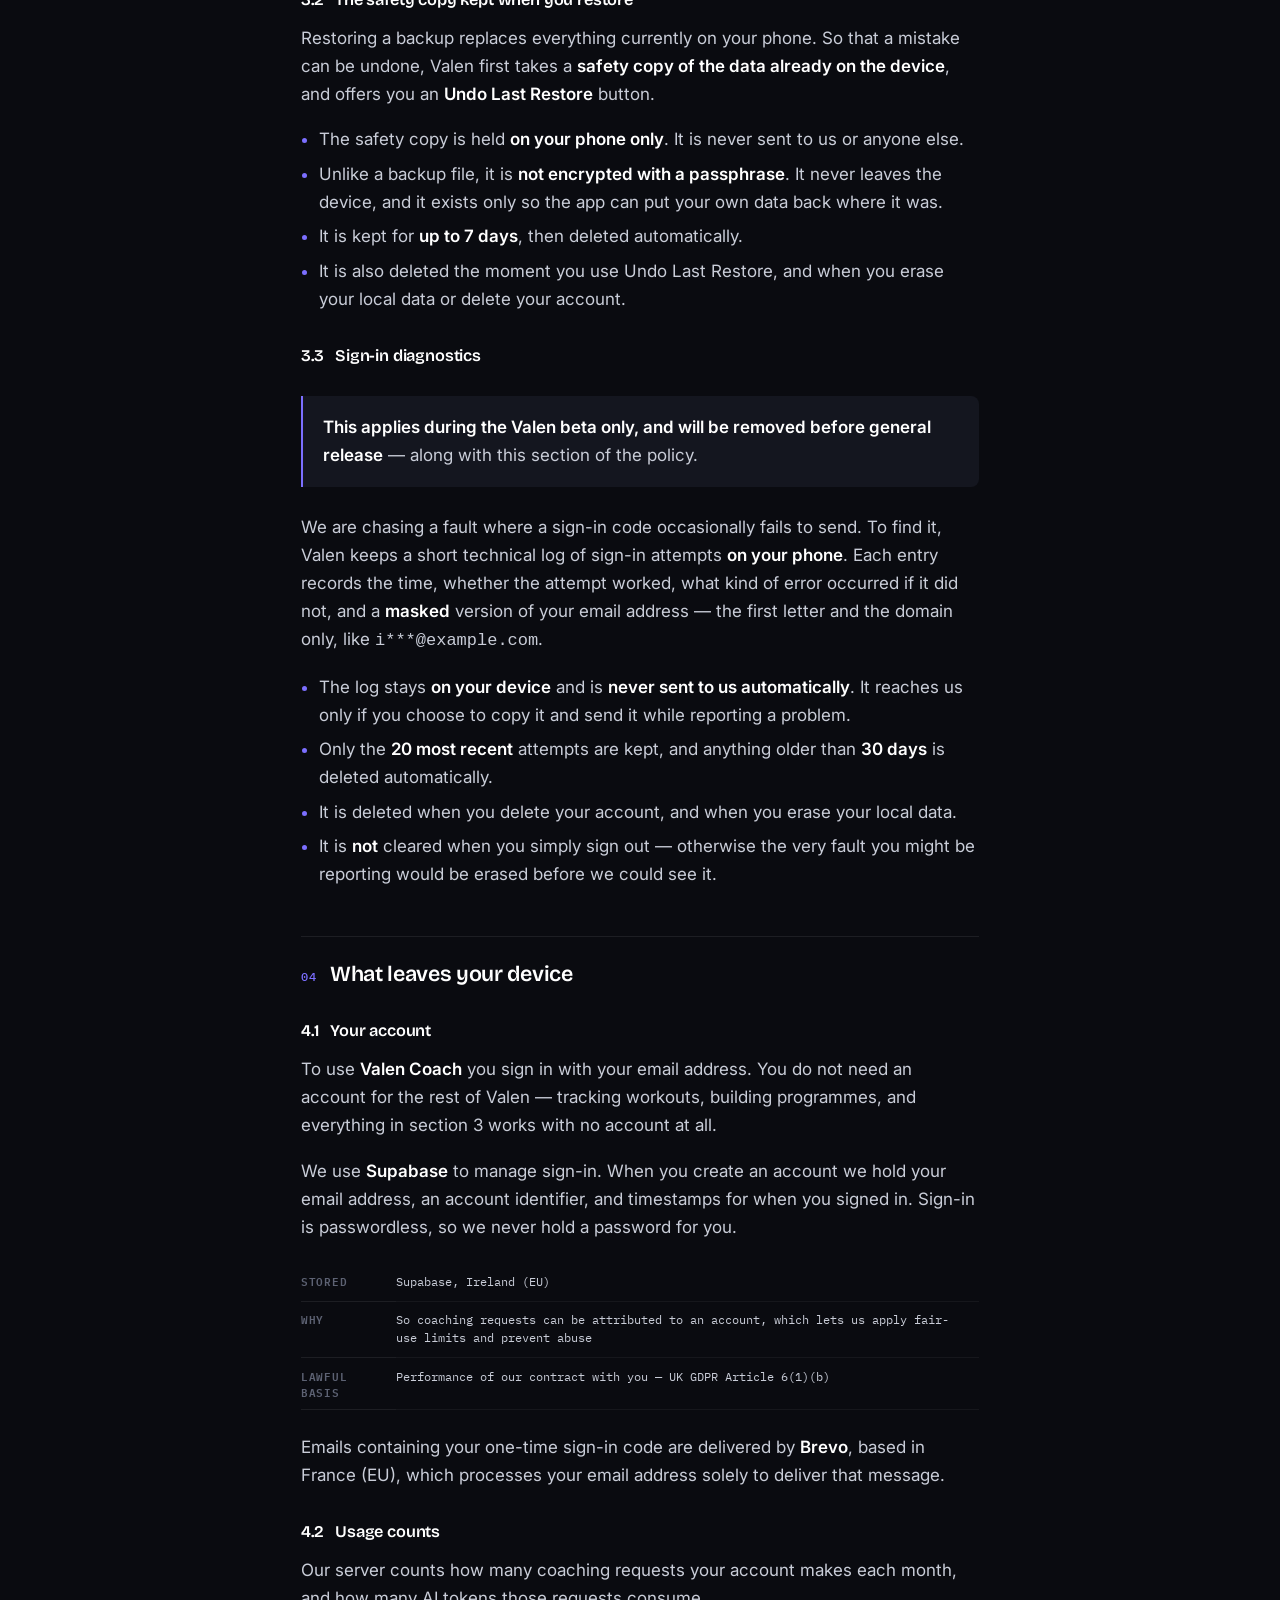
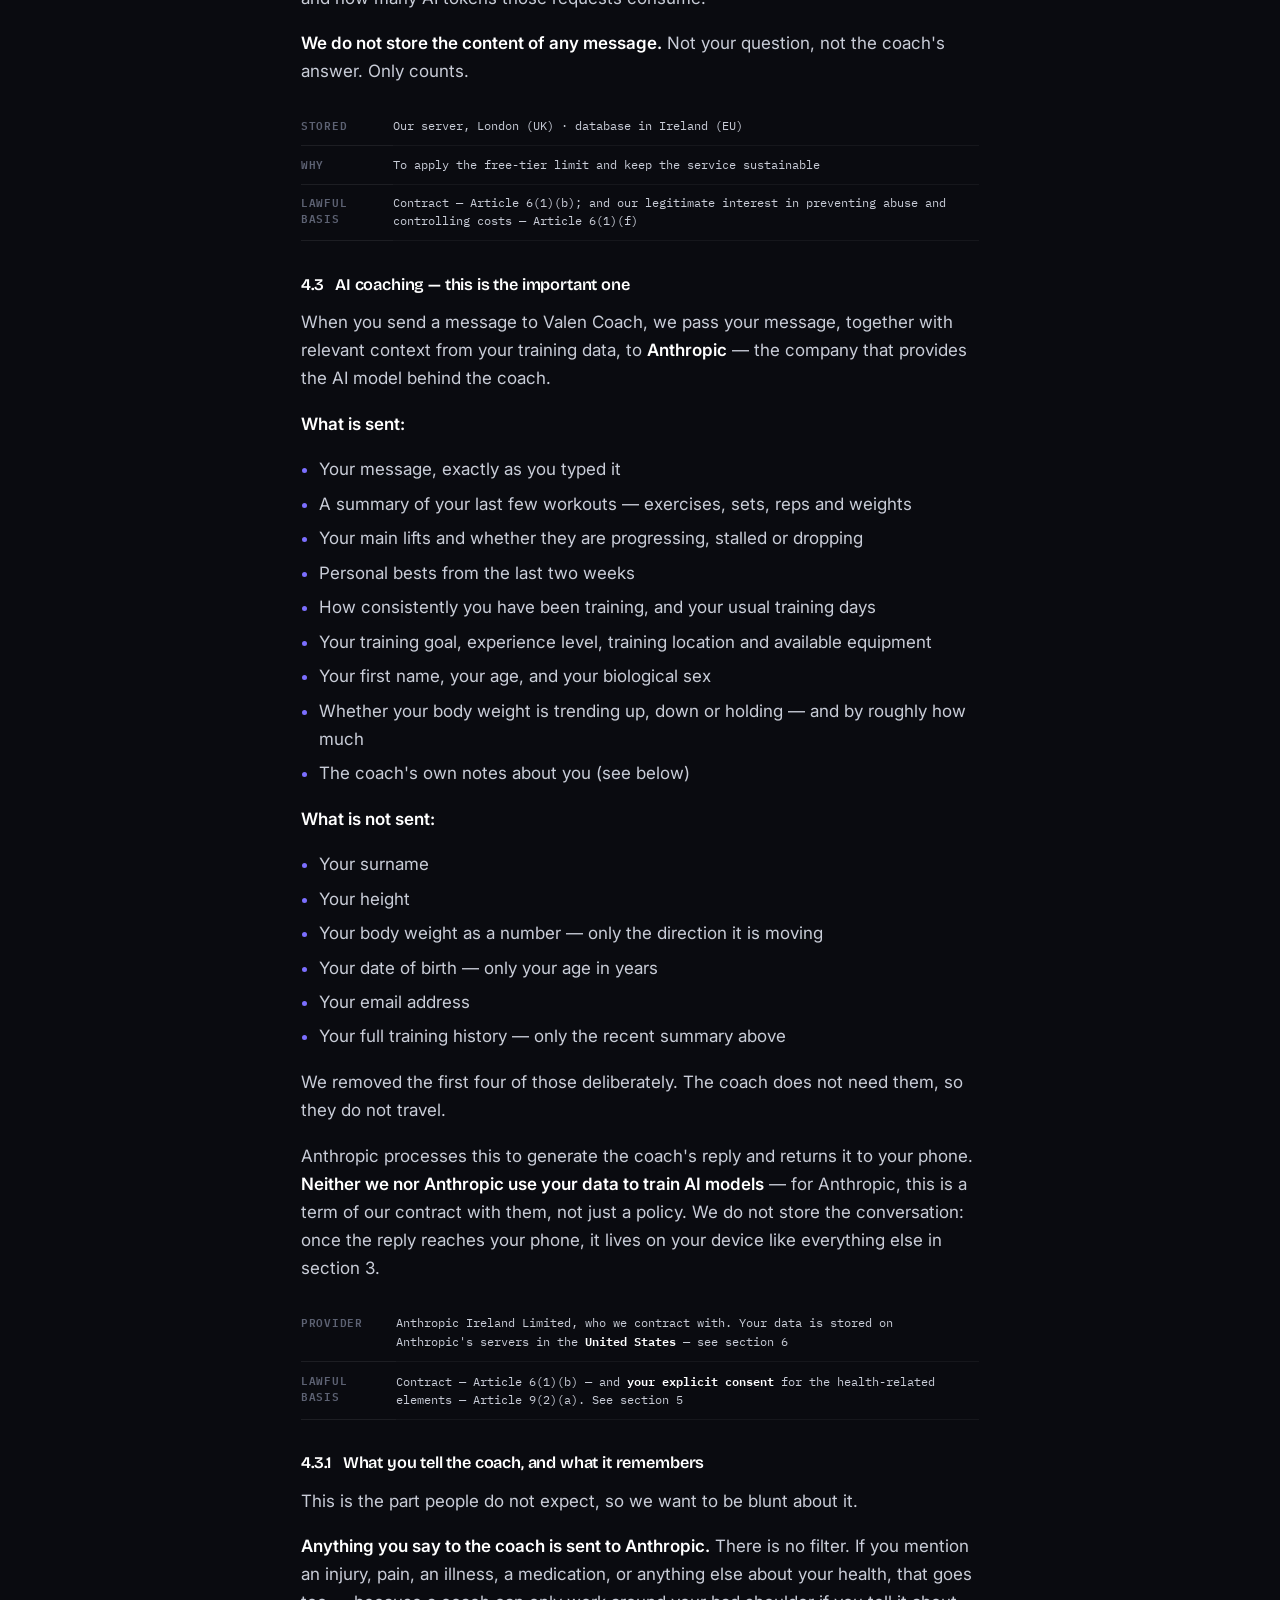
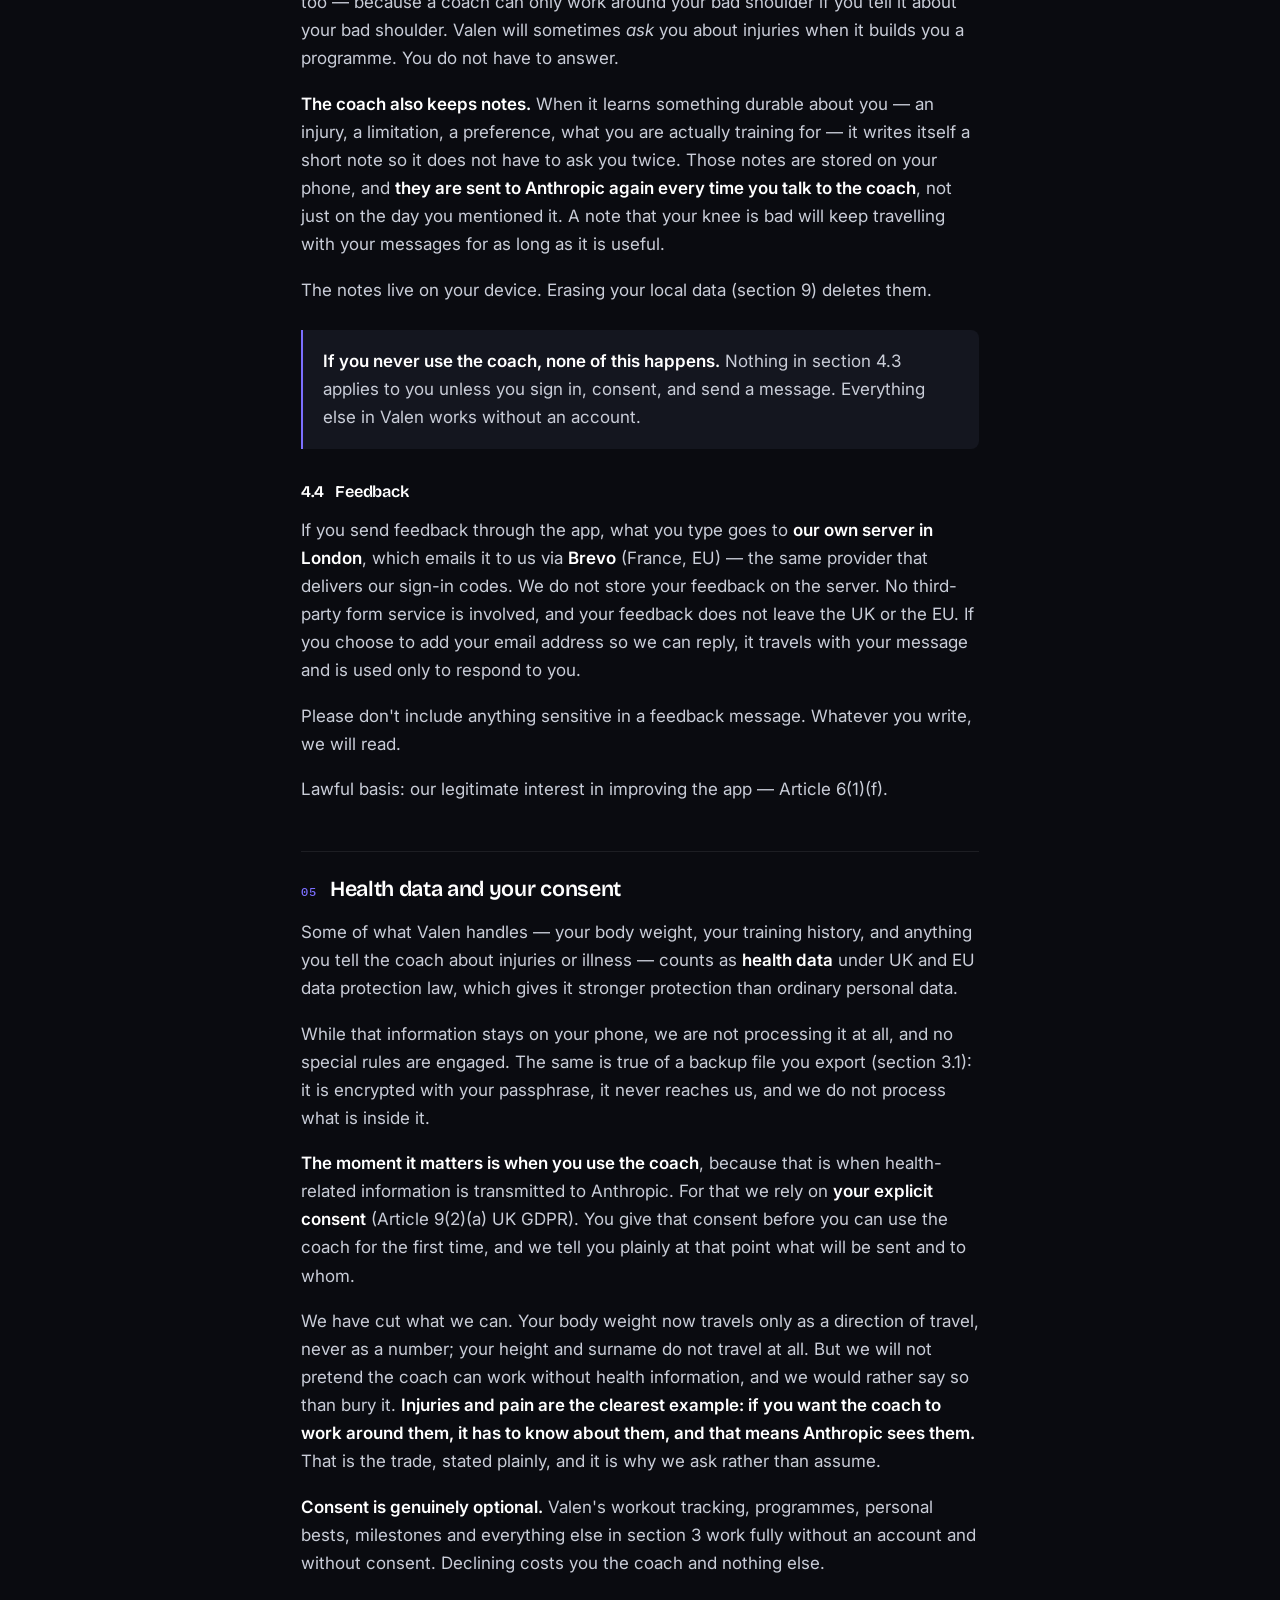
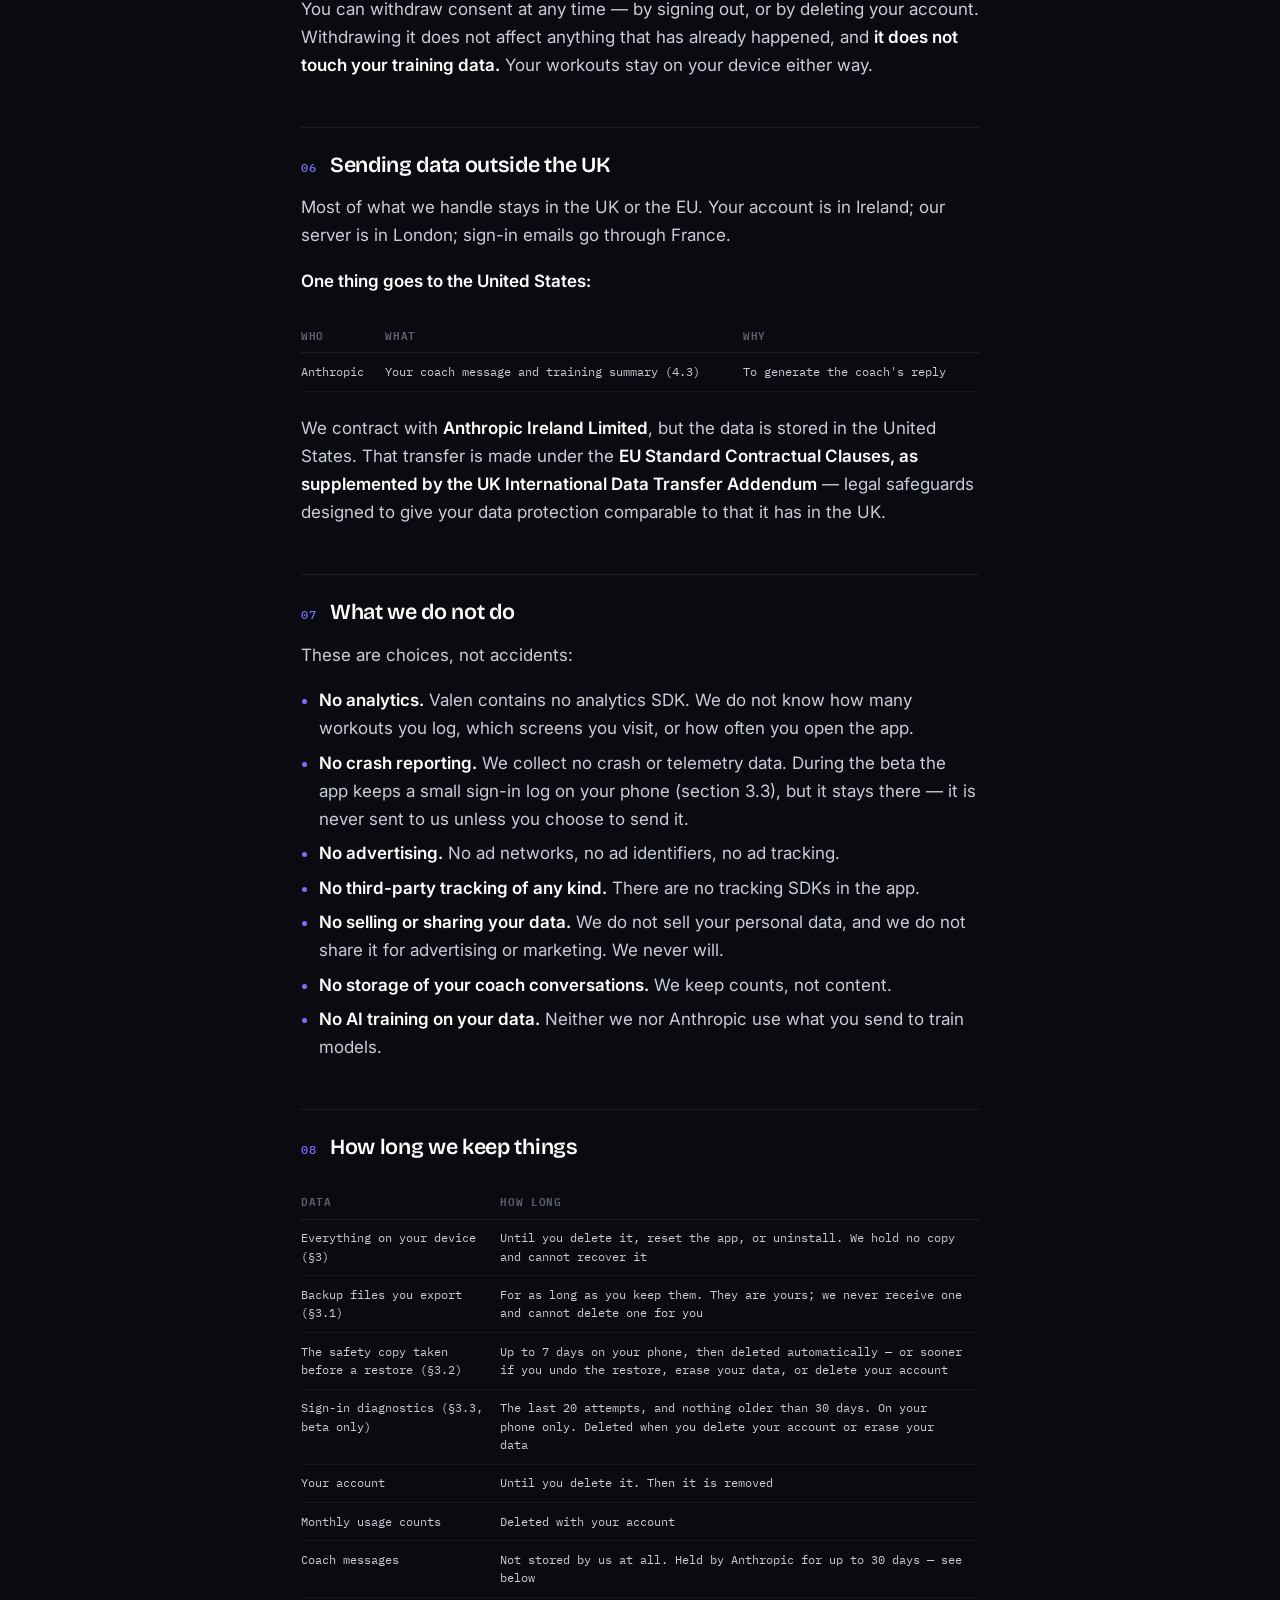
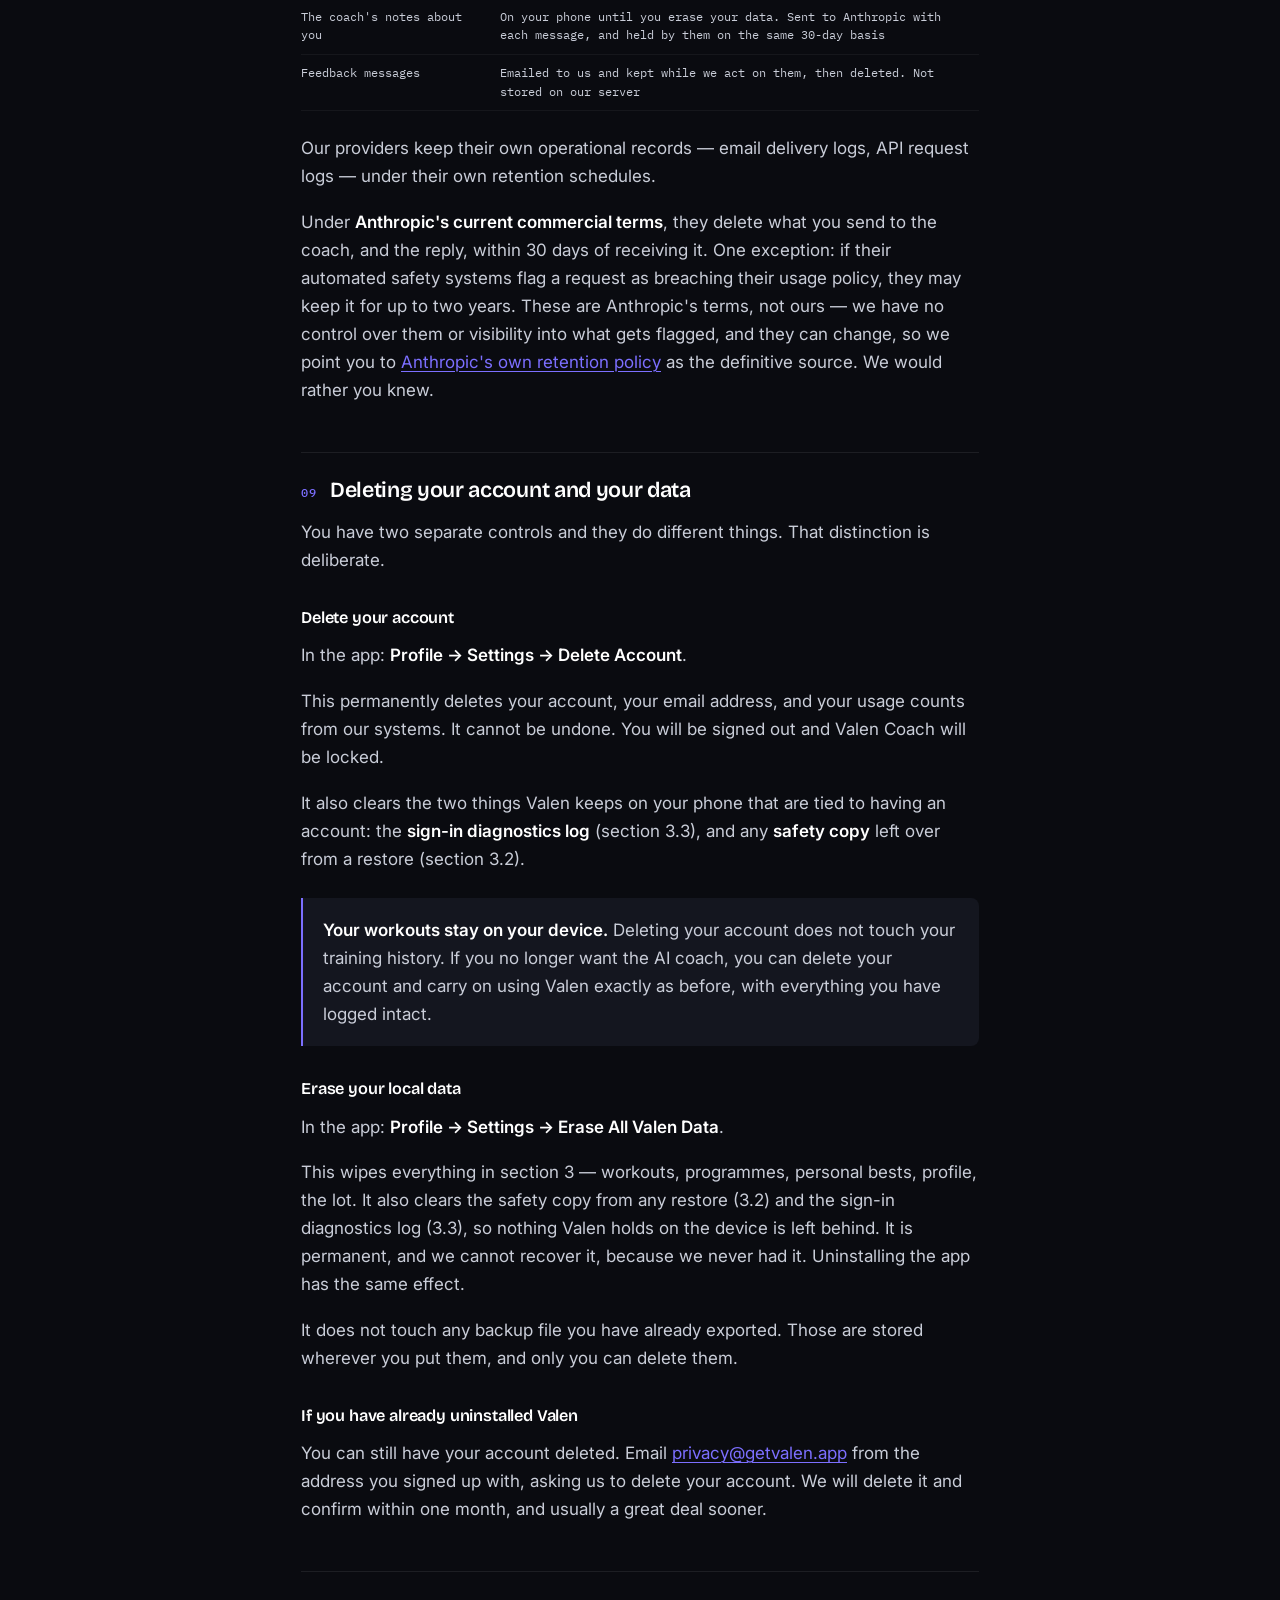
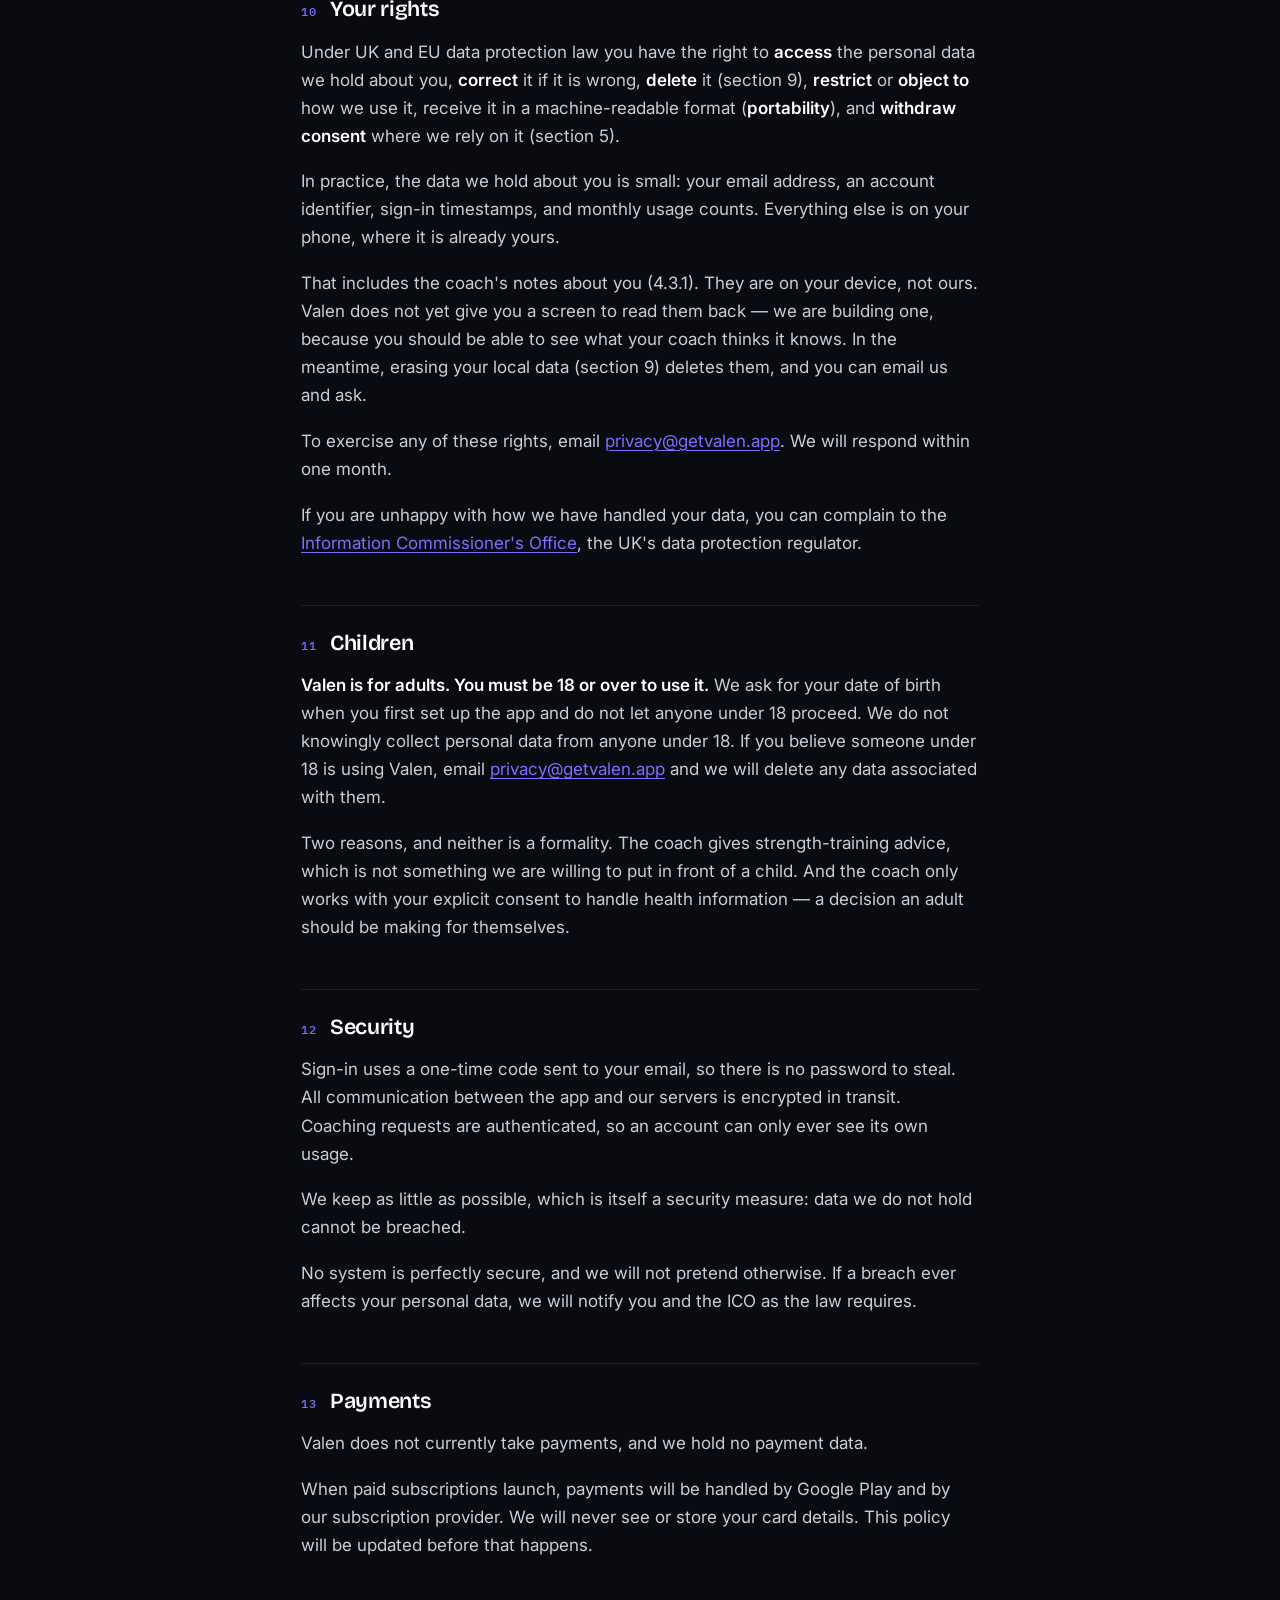
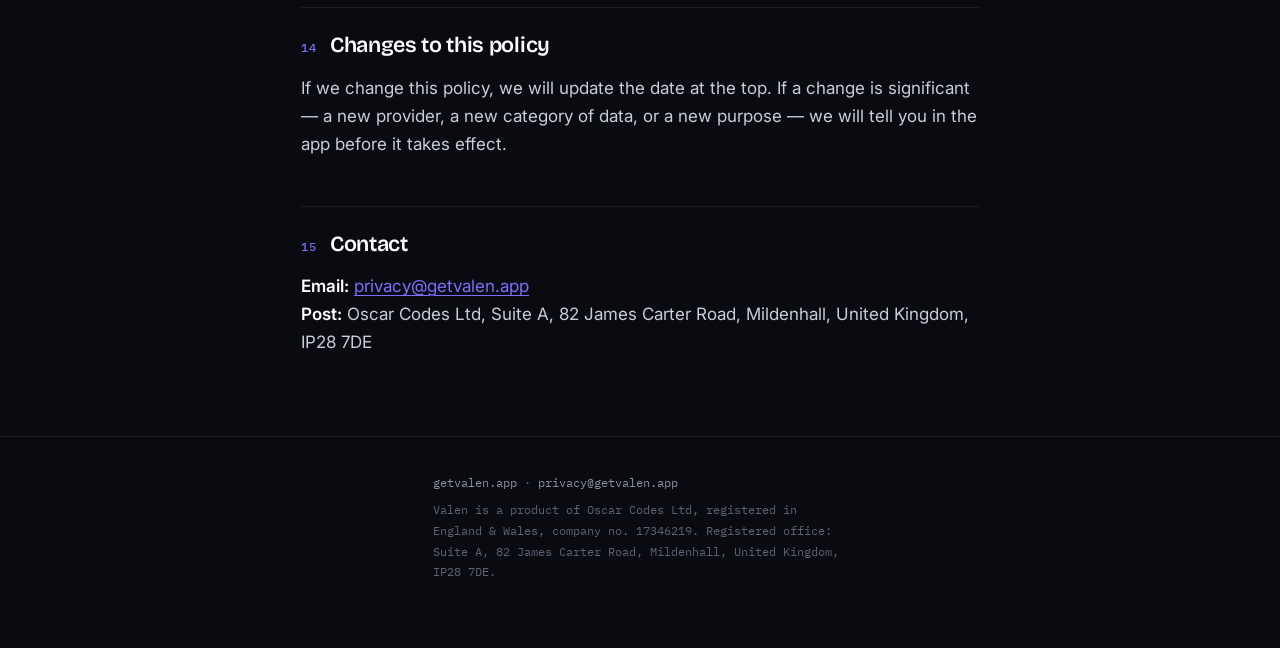
<file: Pages On Hold/privacy.html>
<!DOCTYPE html>
<html lang="en-GB">
<head>
<meta charset="utf-8">
<meta name="viewport" content="width=device-width, initial-scale=1">
<title>Privacy Policy — Valen</title>
<meta name="description" content="How Valen handles your data. Your training history stays on your phone.">
<meta name="robots" content="index, follow">
<link rel="icon" href="/assets/favicon.png" type="image/png">
<link rel="preconnect" href="https://fonts.googleapis.com">
<link rel="preconnect" href="https://fonts.gstatic.com" crossorigin>
<link href="https://fonts.googleapis.com/css2?family=Bricolage+Grotesque:opsz,wght@12..96,600;12..96,700&family=IBM+Plex+Mono:wght@400;500;600&family=Inter:wght@400;500;600&display=swap" rel="stylesheet">
<link rel="stylesheet" href="/styles.css">
</head>
<body>

<!-- ⚠️ DELETE THIS ENTIRE <div> BEFORE PUBLISHING ⚠️ -->
<div class="draft-banner">
  <strong>DRAFT — NOT PUBLISHED.</strong>
  Placeholders are highlighted in yellow.
  <br><strong>Done:</strong> company name + registered office (§1); minimum age set to 18 (§11).
  <br><strong>Still blocked:</strong> ICO registration number (§1) — must register and pay the £52 data protection fee before the first real beta user; both dates (set at deploy).
  <br><strong>✅ RESOLVED — Formspree removed from this policy (§00, §4.4, §6, §8).</strong> <s>The app and website must ACTUALLY stop using Formspree before this publishes — the feedback endpoint on valen-proxy must be built, switched to, and delivery-confirmed first.</s> Confirmed: <code>/v1/feedback</code> on valen-proxy is live, the app has been repointed off Formspree, and email delivery to support@getvalen.app is confirmed (inbox delivery + working Reply-To, verified 28 Jul 2026).
  <br><strong>✅ RESOLVED — DOB age gate built &amp; device-verified.</strong> <s>§11 says 18+, but onboarding accepts a DOB implying under-18.</s> Whole-app 18+ gate now blocks under-18s at onboarding and on launch; §11 updated to match.
  <br><strong>Decided — UK-only launch, no EU representative needed (Article 27 not engaged).</strong> Enforce by restricting store distribution to the UK.
  <br><strong>Added this revision:</strong> §3.1 backup exclusions + consent-not-carried callout; new §3.2 restore safety copy (7 days); new §3.3 sign-in diagnostics (BETA ONLY); §7, §8, §9 updated to match. Bump the app-side <code>policyVersion</code> to match before this goes live.
  <br><strong>⚠️ Beta-only removal task:</strong> §3.3, the §7 caveat and the §8 row must be deleted when the auth-diagnostics mechanism is removed (tracked in code at <code>AUTH_DIAG_ENABLED</code>).
  <br><strong>⚠️ Sequencing:</strong> this must be deployed BEFORE any build with <code>AUTH_DIAG_ENABLED = true</code> reaches a tester.
  <br>Fill them all, then delete this banner.
</div>
<!-- ⚠️ END OF BANNER ⚠️ -->

<header class="masthead">
  <div class="masthead__inner">
    <a class="wordmark" href="/">
      <img src="/assets/valen-mark.png" alt="">
      Valen
    </a>
    <span class="masthead__label">Privacy Policy</span>
  </div>
</header>

<main class="wrap">

  <h1>Privacy Policy</h1>
  <p class="dek">What Valen collects, where it goes, and what you can do about it.</p>
  <p class="meta">Last updated <span class="ph">[DATE]</span> &nbsp;·&nbsp; Effective <span class="ph">[DATE]</span></p>

  <h2><span class="num">00</span> The short version</h2>

  <p><strong>Valen keeps your training data on your phone.</strong></p>

  <p>Your workouts, programmes, personal bests, body weight and profile are stored only on your device. We never upload them to a server, and we cannot see them.</p>

  <p>Two things do leave your phone: <strong>your email address</strong>, if you create an account — and <strong>your message to the AI coach, together with a summary of your training</strong>, when you ask it a question. Nothing else, ever.</p>

  <div class="boundary">
    <div class="boundary__side boundary__side--stays">
      <p class="boundary__head">Stays on your phone</p>
      <ul class="chips">
        <li><span class="chip chip--stays">The full record of every workout</span></li>
        <li><span class="chip chip--stays">Programmes</span></li>
        <li><span class="chip chip--stays">Personal bests &amp; milestones</span></li>
        <li><span class="chip chip--stays">Your body weight, as a number</span></li>
        <li><span class="chip chip--stays">Your height</span></li>
        <li><span class="chip chip--stays">Your date of birth</span></li>
        <li><span class="chip chip--stays">Your surname</span></li>
        <li><span class="chip chip--stays">Water intake</span></li>
        <li><span class="chip chip--stays">Settings &amp; theme</span></li>
      </ul>
    </div>

    <div class="boundary__rule" aria-hidden="true"></div>

    <div class="boundary__side boundary__side--goes">
      <p class="boundary__head">Leaves your phone</p>
      <ul class="chips">
        <li><span class="chip chip--goes">Email address
          <span class="chip__where">Supabase · Ireland</span></span></li>
        <li><span class="chip chip--goes">Monthly usage counts
          <span class="chip__where">Our server · London</span></span></li>
        <li><span class="chip chip--goes">What you say to the coach
          <span class="chip__where">Anthropic · see §4.3</span></span></li>
        <li><span class="chip chip--goes">Training summary, goal, age, sex
          <span class="chip__where">Anthropic · see §4.3</span></span></li>
        <li><span class="chip chip--goes">Sign-in code emails
          <span class="chip__where">Brevo · France</span></span></li>
        <li><span class="chip chip--goes">Feedback you type
          <span class="chip__where">Our server · London</span></span></li>
      </ul>
    </div>

    <p class="boundary__note">
      <strong>Nothing on the right happens unless you use the coach or send feedback.</strong>
      No analytics. No crash reporting. No advertising. No tracking of any kind.
      <strong>We</strong> never store what you or the coach say — only how many times you asked.
      Anthropic holds it briefly in order to answer you: see §8.
    </p>

    <p class="boundary__note">
      <strong>One honest caveat about the left-hand column.</strong>
      The <em>full record</em> stays on your phone and we never get a copy. But when you send the
      coach a message, a <em>summary</em> of your recent training goes with it — the last few
      sessions, your main lifts, your recent PBs. The coach cannot help with training it cannot
      see. Section 4.3 sets out exactly what is in that summary, down to the field.
    </p>
  </div>

  <p>The rest of this policy is the detail.</p>

  <ul class="toc">
    <li><a href="#s1"><span class="n">01</span> Who we are</a></li>
    <li><a href="#s2"><span class="n">02</span> What this covers</a></li>
    <li><a href="#s3"><span class="n">03</span> What stays on your device</a></li>
    <li><a href="#s4"><span class="n">04</span> What leaves your device</a></li>
    <li><a href="#s5"><span class="n">05</span> Health data and your consent</a></li>
    <li><a href="#s6"><span class="n">06</span> Sending data outside the UK</a></li>
    <li><a href="#s7"><span class="n">07</span> What we do not do</a></li>
    <li><a href="#s8"><span class="n">08</span> How long we keep things</a></li>
    <li><a href="#s9"><span class="n">09</span> Deleting your account and data</a></li>
    <li><a href="#s10"><span class="n">10</span> Your rights</a></li>
    <li><a href="#s11"><span class="n">11</span> Children</a></li>
    <li><a href="#s12"><span class="n">12</span> Security</a></li>
    <li><a href="#s13"><span class="n">13</span> Payments</a></li>
    <li><a href="#s14"><span class="n">14</span> Changes to this policy</a></li>
    <li><a href="#s15"><span class="n">15</span> Contact</a></li>
  </ul>

  <h2 id="s1"><span class="num">01</span> Who we are</h2>

  <p>Valen is provided by <strong>Oscar Codes Ltd</strong>, a company registered in England and Wales (company number 17346219), whose registered office is at Suite A, 82 James Carter Road, Mildenhall, United Kingdom, IP28 7DE.</p>

  <p>For the purposes of UK data protection law, we are the <strong>data controller</strong> for the personal data described here. We are registered with the Information Commissioner's Office under registration number <span class="ph">[ICO NUMBER]</span>.</p>

  <p>Contact: <a href="mailto:privacy@getvalen.app">privacy@getvalen.app</a></p>

  <h2 id="s2"><span class="num">02</span> What this policy covers</h2>

  <p>This policy covers the Valen mobile app and the services it connects to. It explains what personal data we handle, why, where it goes, how long it stays, and what you can do about it.</p>

  <h2 id="s3"><span class="num">03</span> What stays on your device</h2>

  <p>The following is stored <strong>locally on your phone only</strong>. It is never uploaded to us. We have no copy of it, we cannot access it, and we cannot recover it for you:</p>

  <ul>
    <li>Your name and training goal</li>
    <li>Your height, body weight and body-weight history, date of birth, and biological sex</li>
    <li>Your training location and available equipment</li>
    <li>All workouts, sets, reps and weights</li>
    <li>Programmes you build or follow</li>
    <li>Personal bests, strength scores, badges and milestones</li>
    <li>Water intake</li>
    <li>App settings and theme preferences</li>
  </ul>

  <div class="callout">
    <p><strong>But read section 4.3 as well.</strong> If — and only if — you use the AI coach, <em>some</em> of the above is summarised and sent to Anthropic so the coach has something to work with. Your height, your date of birth, your surname and your body weight as a number are <strong>never</strong> sent. Your age, your biological sex, your goal, and a summary of your recent training <strong>are</strong>. Section 4.3 lists it field by field.</p>
  </div>

  <div class="callout">
    <p><strong>A consequence worth understanding.</strong> Because we hold no copy, we cannot restore this data for you. If you uninstall Valen, change phone, or clear the app's data, <strong>your training history is gone</strong> — unless you have made a backup yourself. Valen now lets you export an encrypted backup file that you control; see section 3.1. We still never receive a copy, and we still cannot recover your data if you lose both your phone and your backup. That is the trade-off that comes with data that never leaves your phone without your say-so.</p>
  </div>

  <h3>3.1 &nbsp; Backing up your data</h3>

  <p>Valen lets you export a <strong>backup file</strong> containing the data in section 3, so you can move to a new phone or guard against losing everything. You do this yourself, from within the app, and you decide where the file goes.</p>

  <p><strong>The backup is encrypted with a passphrase you choose.</strong> The file is scrambled on your phone before it is saved, using your passphrase. Without that passphrase the file is unreadable — it is just noise. Anyone who gets hold of the file, including us, cannot open it.</p>

  <div class="callout">
    <p><strong>Two things follow from that, and both matter.</strong></p>
    <p><strong>We cannot recover your backup, and we cannot reset the passphrase.</strong> We never receive the file and we never see your passphrase. If you forget it, the backup is gone for good — there is no "forgot password" link, because there is nothing on our side to reset. Choose a passphrase you will remember, and keep it somewhere safe.</p>
    <p><strong>Once you export it, the file is yours to look after.</strong> It might contain health-related information — including the coach's notes about any injuries or limitations you have told it about (see 4.3.1). It is encrypted, so it is protected even if it falls into the wrong hands, but where you store it — your own cloud drive, a computer, a USB stick — is your choice and outside our control. Store it somewhere you trust.</p>
  </div>

  <p>A backup file never comes to us and never goes to Anthropic or any other provider. It travels only where <em>you</em> send it. Restoring from a backup happens entirely on your phone: you open the file in Valen, enter your passphrase, and your data is decrypted back onto the device.</p>

  <p><strong>Some things are deliberately left out of the file.</strong> Anything Valen can work out again for itself is not included — your personal bests, for instance, are rebuilt from your workout history when you restore, rather than carried in the file. Nor is anything that belongs to one particular phone: a workout you had in progress, or internal housekeeping. And <strong>your sign-in details are never in a backup</strong>. Restoring a file onto a phone does not sign you in, and cannot.</p>

  <div class="callout">
    <p><strong>Your consent to use the coach does not travel in a backup either.</strong> Permission to send health information to the coach is asked for on each phone, and is not carried in the file. Restore your data onto a new device and Valen will ask you again before the coach will work.</p>
    <p>That is deliberate. Consent to use health data should be something you give knowingly, on the device in your hand — not something a file grants quietly on your behalf.</p>
  </div>

  <h3>3.2 &nbsp; The safety copy kept when you restore</h3>

  <p>Restoring a backup replaces everything currently on your phone. So that a mistake can be undone, Valen first takes a <strong>safety copy of the data already on the device</strong>, and offers you an <strong>Undo Last Restore</strong> button.</p>

  <ul>
    <li>The safety copy is held <strong>on your phone only</strong>. It is never sent to us or anyone else.</li>
    <li>Unlike a backup file, it is <strong>not encrypted with a passphrase</strong>. It never leaves the device, and it exists only so the app can put your own data back where it was.</li>
    <li>It is kept for <strong>up to 7 days</strong>, then deleted automatically.</li>
    <li>It is also deleted the moment you use Undo Last Restore, and when you erase your local data or delete your account.</li>
  </ul>

  <h3>3.3 &nbsp; Sign-in diagnostics</h3>

  <div class="callout">
    <p><strong>This applies during the Valen beta only, and will be removed before general release</strong> — along with this section of the policy.</p>
  </div>

  <p>We are chasing a fault where a sign-in code occasionally fails to send. To find it, Valen keeps a short technical log of sign-in attempts <strong>on your phone</strong>. Each entry records the time, whether the attempt worked, what kind of error occurred if it did not, and a <strong>masked</strong> version of your email address — the first letter and the domain only, like <code>i***@example.com</code>.</p>

  <ul>
    <li>The log stays <strong>on your device</strong> and is <strong>never sent to us automatically</strong>. It reaches us only if you choose to copy it and send it while reporting a problem.</li>
    <li>Only the <strong>20 most recent</strong> attempts are kept, and anything older than <strong>30 days</strong> is deleted automatically.</li>
    <li>It is deleted when you delete your account, and when you erase your local data.</li>
    <li>It is <strong>not</strong> cleared when you simply sign out — otherwise the very fault you might be reporting would be erased before we could see it.</li>
  </ul>

  <h2 id="s4"><span class="num">04</span> What leaves your device</h2>

  <h3>4.1 &nbsp; Your account</h3>

  <p>To use <strong>Valen Coach</strong> you sign in with your email address. You do not need an account for the rest of Valen — tracking workouts, building programmes, and everything in section 3 works with no account at all.</p>

  <p>We use <strong>Supabase</strong> to manage sign-in. When you create an account we hold your email address, an account identifier, and timestamps for when you signed in. Sign-in is passwordless, so we never hold a password for you.</p>

  <div class="table-scroll">
  <table>
    <tr><th>Stored</th><td>Supabase, Ireland (EU)</td></tr>
    <tr><th>Why</th><td>So coaching requests can be attributed to an account, which lets us apply fair-use limits and prevent abuse</td></tr>
    <tr><th>Lawful basis</th><td>Performance of our contract with you — UK GDPR Article 6(1)(b)</td></tr>
  </table>
  </div>

  <p>Emails containing your one-time sign-in code are delivered by <strong>Brevo</strong>, based in France (EU), which processes your email address solely to deliver that message.</p>

  <h3>4.2 &nbsp; Usage counts</h3>

  <p>Our server counts how many coaching requests your account makes each month, and how many AI tokens those requests consume.</p>

  <p><strong>We do not store the content of any message.</strong> Not your question, not the coach's answer. Only counts.</p>

  <div class="table-scroll">
  <table>
    <tr><th>Stored</th><td>Our server, London (UK) · database in Ireland (EU)</td></tr>
    <tr><th>Why</th><td>To apply the free-tier limit and keep the service sustainable</td></tr>
    <tr><th>Lawful basis</th><td>Contract — Article 6(1)(b); and our legitimate interest in preventing abuse and controlling costs — Article 6(1)(f)</td></tr>
  </table>
  </div>

  <h3>4.3 &nbsp; AI coaching — this is the important one</h3>

  <p>When you send a message to Valen Coach, we pass your message, together with relevant context from your training data, to <strong>Anthropic</strong> — the company that provides the AI model behind the coach.</p>

  <p><strong>What is sent:</strong></p>

  <ul>
    <li>Your message, exactly as you typed it</li>
    <li>A summary of your last few workouts — exercises, sets, reps and weights</li>
    <li>Your main lifts and whether they are progressing, stalled or dropping</li>
    <li>Personal bests from the last two weeks</li>
    <li>How consistently you have been training, and your usual training days</li>
    <li>Your training goal, experience level, training location and available equipment</li>
    <li>Your first name, your age, and your biological sex</li>
    <li>Whether your body weight is trending up, down or holding — and by roughly how much</li>
    <li>The coach's own notes about you (see below)</li>
  </ul>

  <p><strong>What is not sent:</strong></p>

  <ul>
    <li>Your surname</li>
    <li>Your height</li>
    <li>Your body weight as a number — only the direction it is moving</li>
    <li>Your date of birth — only your age in years</li>
    <li>Your email address</li>
    <li>Your full training history — only the recent summary above</li>
  </ul>

  <p>We removed the first four of those deliberately. The coach does not need them, so they do not travel.</p>

  <p>Anthropic processes this to generate the coach's reply and returns it to your phone. <strong>Neither we nor Anthropic use your data to train AI models</strong> — for Anthropic, this is a term of our contract with them, not just a policy. We do not store the conversation: once the reply reaches your phone, it lives on your device like everything else in section 3.</p>

  <div class="table-scroll">
  <table>
    <tr><th>Provider</th><td>Anthropic Ireland Limited, who we contract with. Your data is stored on Anthropic's servers in the <strong>United States</strong> — see section 6</td></tr>
    <tr><th>Lawful basis</th><td>Contract — Article 6(1)(b) — and <strong>your explicit consent</strong> for the health-related elements — Article 9(2)(a). See section 5</td></tr>
  </table>
  </div>

  <h3>4.3.1 &nbsp; What you tell the coach, and what it remembers</h3>

  <p>This is the part people do not expect, so we want to be blunt about it.</p>

  <p><strong>Anything you say to the coach is sent to Anthropic.</strong> There is no filter. If you mention an injury, pain, an illness, a medication, or anything else about your health, that goes too — because a coach can only work around your bad shoulder if you tell it about your bad shoulder. Valen will sometimes <em>ask</em> you about injuries when it builds you a programme. You do not have to answer.</p>

  <p><strong>The coach also keeps notes.</strong> When it learns something durable about you — an injury, a limitation, a preference, what you are actually training for — it writes itself a short note so it does not have to ask you twice. Those notes are stored on your phone, and <strong>they are sent to Anthropic again every time you talk to the coach</strong>, not just on the day you mentioned it. A note that your knee is bad will keep travelling with your messages for as long as it is useful.</p>

  <p>The notes live on your device. Erasing your local data (section 9) deletes them.</p>

  <div class="callout">
    <p><strong>If you never use the coach, none of this happens.</strong> Nothing in section 4.3 applies to you unless you sign in, consent, and send a message. Everything else in Valen works without an account.</p>
  </div>

  <h3>4.4 &nbsp; Feedback</h3>

  <p>If you send feedback through the app, what you type goes to <strong>our own server in London</strong>, which emails it to us via <strong>Brevo</strong> (France, EU) — the same provider that delivers our sign-in codes. We do not store your feedback on the server. No third-party form service is involved, and your feedback does not leave the UK or the EU. If you choose to add your email address so we can reply, it travels with your message and is used only to respond to you.</p>

  <p>Please don't include anything sensitive in a feedback message. Whatever you write, we will read.</p>

  <p>Lawful basis: our legitimate interest in improving the app — Article 6(1)(f).</p>

  <h2 id="s5"><span class="num">05</span> Health data and your consent</h2>

  <p>Some of what Valen handles — your body weight, your training history, and anything you tell the coach about injuries or illness — counts as <strong>health data</strong> under UK and EU data protection law, which gives it stronger protection than ordinary personal data.</p>

  <p>While that information stays on your phone, we are not processing it at all, and no special rules are engaged. The same is true of a backup file you export (section 3.1): it is encrypted with your passphrase, it never reaches us, and we do not process what is inside it.</p>

  <p><strong>The moment it matters is when you use the coach</strong>, because that is when health-related information is transmitted to Anthropic. For that we rely on <strong>your explicit consent</strong> (Article 9(2)(a) UK GDPR). You give that consent before you can use the coach for the first time, and we tell you plainly at that point what will be sent and to whom.</p>

  <p>We have cut what we can. Your body weight now travels only as a direction of travel, never as a number; your height and surname do not travel at all. But we will not pretend the coach can work without health information, and we would rather say so than bury it. <strong>Injuries and pain are the clearest example: if you want the coach to work around them, it has to know about them, and that means Anthropic sees them.</strong> That is the trade, stated plainly, and it is why we ask rather than assume.</p>

  <p><strong>Consent is genuinely optional.</strong> Valen's workout tracking, programmes, personal bests, milestones and everything else in section 3 work fully without an account and without consent. Declining costs you the coach and nothing else.</p>

  <p>You can withdraw consent at any time — by signing out, or by deleting your account. Withdrawing it does not affect anything that has already happened, and <strong>it does not touch your training data.</strong> Your workouts stay on your device either way.</p>

  <h2 id="s6"><span class="num">06</span> Sending data outside the UK</h2>

  <p>Most of what we handle stays in the UK or the EU. Your account is in Ireland; our server is in London; sign-in emails go through France.</p>

  <p><strong>One thing goes to the United States:</strong></p>

  <div class="table-scroll">
  <table>
    <thead><tr><th>Who</th><th>What</th><th>Why</th></tr></thead>
    <tbody>
      <tr><td>Anthropic</td><td>Your coach message and training summary (4.3)</td><td>To generate the coach's reply</td></tr>
    </tbody>
  </table>
  </div>

  <p>We contract with <strong>Anthropic Ireland Limited</strong>, but the data is stored in the United States. That transfer is made under the <strong>EU Standard Contractual Clauses, as supplemented by the UK International Data Transfer Addendum</strong> — legal safeguards designed to give your data protection comparable to that it has in the UK.</p>

  <h2 id="s7"><span class="num">07</span> What we do not do</h2>

  <p>These are choices, not accidents:</p>

  <ul>
    <li><strong>No analytics.</strong> Valen contains no analytics SDK. We do not know how many workouts you log, which screens you visit, or how often you open the app.</li>
    <li><strong>No crash reporting.</strong> We collect no crash or telemetry data. During the beta the app keeps a small sign-in log on your phone (section 3.3), but it stays there — it is never sent to us unless you choose to send it.</li>
    <li><strong>No advertising.</strong> No ad networks, no ad identifiers, no ad tracking.</li>
    <li><strong>No third-party tracking of any kind.</strong> There are no tracking SDKs in the app.</li>
    <li><strong>No selling or sharing your data.</strong> We do not sell your personal data, and we do not share it for advertising or marketing. We never will.</li>
    <li><strong>No storage of your coach conversations.</strong> We keep counts, not content.</li>
    <li><strong>No AI training on your data.</strong> Neither we nor Anthropic use what you send to train models.</li>
  </ul>

  <h2 id="s8"><span class="num">08</span> How long we keep things</h2>

  <div class="table-scroll">
  <table>
    <thead><tr><th>Data</th><th>How long</th></tr></thead>
    <tbody>
      <tr><td>Everything on your device (§3)</td><td>Until you delete it, reset the app, or uninstall. We hold no copy and cannot recover it</td></tr>
      <tr><td>Backup files you export (§3.1)</td><td>For as long as you keep them. They are yours; we never receive one and cannot delete one for you</td></tr>
      <tr><td>The safety copy taken before a restore (§3.2)</td><td>Up to 7 days on your phone, then deleted automatically — or sooner if you undo the restore, erase your data, or delete your account</td></tr>
      <tr><td>Sign-in diagnostics (§3.3, beta only)</td><td>The last 20 attempts, and nothing older than 30 days. On your phone only. Deleted when you delete your account or erase your data</td></tr>
      <tr><td>Your account</td><td>Until you delete it. Then it is removed</td></tr>
      <tr><td>Monthly usage counts</td><td>Deleted with your account</td></tr>
      <tr><td>Coach messages</td><td>Not stored by us at all. Held by Anthropic for up to 30 days — see below</td></tr>
      <tr><td>The coach's notes about you</td><td>On your phone until you erase your data. Sent to Anthropic with each message, and held by them on the same 30-day basis</td></tr>
      <tr><td>Feedback messages</td><td>Emailed to us and kept while we act on them, then deleted. Not stored on our server</td></tr>
    </tbody>
  </table>
  </div>

  <p>Our providers keep their own operational records — email delivery logs, API request logs — under their own retention schedules.</p>

  <p>Under <strong>Anthropic's current commercial terms</strong>, they delete what you send to the coach, and the reply, within 30 days of receiving it. One exception: if their automated safety systems flag a request as breaching their usage policy, they may keep it for up to two years. These are Anthropic's terms, not ours — we have no control over them or visibility into what gets flagged, and they can change, so we point you to <a href="https://privacy.claude.com/en/articles/7996866">Anthropic's own retention policy</a> as the definitive source. We would rather you knew.</p>

  <h2 id="s9"><span class="num">09</span> Deleting your account and your data</h2>

  <p>You have two separate controls and they do different things. That distinction is deliberate.</p>

  <h3>Delete your account</h3>

  <p>In the app: <strong>Profile → Settings → Delete Account</strong>.</p>

  <p>This permanently deletes your account, your email address, and your usage counts from our systems. It cannot be undone. You will be signed out and Valen Coach will be locked.</p>

  <p>It also clears the two things Valen keeps on your phone that are tied to having an account: the <strong>sign-in diagnostics log</strong> (section 3.3), and any <strong>safety copy</strong> left over from a restore (section 3.2).</p>

  <div class="callout">
    <p><strong>Your workouts stay on your device.</strong> Deleting your account does not touch your training history. If you no longer want the AI coach, you can delete your account and carry on using Valen exactly as before, with everything you have logged intact.</p>
  </div>

  <h3>Erase your local data</h3>

  <p>In the app: <strong>Profile → Settings → Erase All Valen Data</strong>.</p>

  <p>This wipes everything in section 3 — workouts, programmes, personal bests, profile, the lot. It also clears the safety copy from any restore (3.2) and the sign-in diagnostics log (3.3), so nothing Valen holds on the device is left behind. It is permanent, and we cannot recover it, because we never had it. Uninstalling the app has the same effect.</p>

  <p>It does not touch any backup file you have already exported. Those are stored wherever you put them, and only you can delete them.</p>

  <h3>If you have already uninstalled Valen</h3>

  <p>You can still have your account deleted. Email <a href="mailto:privacy@getvalen.app">privacy@getvalen.app</a> from the address you signed up with, asking us to delete your account. We will delete it and confirm within one month, and usually a great deal sooner.</p>

  <h2 id="s10"><span class="num">10</span> Your rights</h2>

  <p>Under UK and EU data protection law you have the right to <strong>access</strong> the personal data we hold about you, <strong>correct</strong> it if it is wrong, <strong>delete</strong> it (section 9), <strong>restrict</strong> or <strong>object to</strong> how we use it, receive it in a machine-readable format (<strong>portability</strong>), and <strong>withdraw consent</strong> where we rely on it (section 5).</p>

  <p>In practice, the data we hold about you is small: your email address, an account identifier, sign-in timestamps, and monthly usage counts. Everything else is on your phone, where it is already yours.</p>

  <p>That includes the coach's notes about you (4.3.1). They are on your device, not ours. Valen does not yet give you a screen to read them back — we are building one, because you should be able to see what your coach thinks it knows. In the meantime, erasing your local data (section 9) deletes them, and you can email us and ask.</p>

  <p>To exercise any of these rights, email <a href="mailto:privacy@getvalen.app">privacy@getvalen.app</a>. We will respond within one month.</p>

  <p>If you are unhappy with how we have handled your data, you can complain to the <a href="https://ico.org.uk">Information Commissioner's Office</a>, the UK's data protection regulator.</p>


  <h2 id="s11"><span class="num">11</span> Children</h2>

  <p><strong>Valen is for adults. You must be 18 or over to use it.</strong> We ask for your date of birth when you first set up the app and do not let anyone under 18 proceed. We do not knowingly collect personal data from anyone under 18. If you believe someone under 18 is using Valen, email <a href="mailto:privacy@getvalen.app">privacy@getvalen.app</a> and we will delete any data associated with them.</p>

  <p>Two reasons, and neither is a formality. The coach gives strength-training advice, which is not something we are willing to put in front of a child. And the coach only works with your explicit consent to handle health information — a decision an adult should be making for themselves.</p>

  <h2 id="s12"><span class="num">12</span> Security</h2>

  <p>Sign-in uses a one-time code sent to your email, so there is no password to steal. All communication between the app and our servers is encrypted in transit. Coaching requests are authenticated, so an account can only ever see its own usage.</p>

  <p>We keep as little as possible, which is itself a security measure: data we do not hold cannot be breached.</p>

  <p>No system is perfectly secure, and we will not pretend otherwise. If a breach ever affects your personal data, we will notify you and the ICO as the law requires.</p>

  <h2 id="s13"><span class="num">13</span> Payments</h2>

  <p>Valen does not currently take payments, and we hold no payment data.</p>

  <p>When paid subscriptions launch, payments will be handled by Google Play and by our subscription provider. We will never see or store your card details. This policy will be updated before that happens.</p>

  <h2 id="s14"><span class="num">14</span> Changes to this policy</h2>

  <p>If we change this policy, we will update the date at the top. If a change is significant — a new provider, a new category of data, or a new purpose — we will tell you in the app before it takes effect.</p>

  <h2 id="s15"><span class="num">15</span> Contact</h2>

  <p><strong>Email:</strong> <a href="mailto:privacy@getvalen.app">privacy@getvalen.app</a><br>
  <strong>Post:</strong> Oscar Codes Ltd, Suite A, 82 James Carter Road, Mildenhall, United Kingdom, IP28 7DE</p>

</main>

<footer>
  <div class="wrap">
    <p class="footer-links"><a href="/">getvalen.app</a> · <a href="mailto:privacy@getvalen.app">privacy@getvalen.app</a></p>
    <p class="footer-legal">Valen is a product of Oscar Codes Ltd, registered in England &amp; Wales, company no. 17346219. Registered office: Suite A, 82 James Carter Road, Mildenhall, United Kingdom, IP28 7DE.</p>
  </div>
</footer>

</body>
</html>
</file>
<file: styles.css>
/* ==========================================================================
   getvalen.app — shared styles
   Palette taken from the app itself: near-black surfaces, violet accent,
   cyan from the mark's gradient. The site should look like the product.

   Colour is semantic on the privacy page:
     --violet = stays on your device
     --amber  = leaves your device
   Nothing else is coloured. That restraint is the point.
   ========================================================================== */

:root {
  --bg:        #0A0B10;
  --surface:   #14161F;
  --surface-2: #1B1E29;
  --rule:      rgba(255,255,255,0.08);
  --rule-soft: rgba(255,255,255,0.05);

  --text:  #F1F2F6;
  --muted: #8B90A2;
  --dim:   #5D6273;

  --violet:      #7C6FFF;
  --violet-tint: rgba(124,111,255,0.12);
  --cyan:        #4FC3F7;
  --amber:       #F5A742;
  --amber-tint:  rgba(245,167,66,0.10);

  --display: "Bricolage Grotesque", ui-sans-serif, system-ui, sans-serif;
  --body:    "Inter", ui-sans-serif, system-ui, -apple-system, sans-serif;
  --mono:    "IBM Plex Mono", ui-monospace, SFMono-Regular, monospace;

  --measure: 66ch;
}

*, *::before, *::after { box-sizing: border-box; }

html { -webkit-text-size-adjust: 100%; scroll-behavior: smooth; background: var(--bg); }

@media (prefers-reduced-motion: reduce) {
  html { scroll-behavior: auto; }
  *, *::before, *::after { animation: none !important; transition: none !important; }
}

body {
  margin: 0;
  background: var(--bg);
  color: var(--text);
  font-family: var(--body);
  font-size: 1.0625rem;
  line-height: 1.65;
  -webkit-font-smoothing: antialiased;
}

.wrap { max-width: var(--measure); margin: 0 auto; padding: 0 1.5rem; }

a { color: var(--violet); text-decoration-thickness: 1px; text-underline-offset: 0.2em; }
a:hover { color: var(--cyan); }
a:focus-visible { outline: 2px solid var(--violet); outline-offset: 3px; border-radius: 2px; }

strong { font-weight: 600; color: #fff; }

/* --- Wordmark ------------------------------------------------------------ */

.wordmark {
  display: inline-flex;
  align-items: center;
  gap: 0.6rem;
  font-family: var(--display);
  font-weight: 700;
  font-size: 1.2rem;
  letter-spacing: -0.02em;
  color: var(--text);
  text-decoration: none;
}
.wordmark:hover { color: var(--text); }
.wordmark img { display: block; height: 26px; width: auto; }

/* --- Masthead (privacy page) --------------------------------------------- */

.masthead { border-bottom: 1px solid var(--rule); padding: 1.5rem 0; margin-bottom: 3.5rem; }
.masthead__inner {
  max-width: var(--measure); margin: 0 auto; padding: 0 1.5rem;
  display: flex; align-items: center; justify-content: space-between; gap: 1rem;
}
.masthead__label {
  font-family: var(--mono); font-size: 0.7rem; letter-spacing: 0.08em;
  text-transform: uppercase; color: var(--dim);
}

/* --- Type ---------------------------------------------------------------- */

h1 {
  font-family: var(--display); font-weight: 700;
  font-size: clamp(2.1rem, 5.5vw, 3rem);
  line-height: 1.08; letter-spacing: -0.03em;
  margin: 0 0 0.7rem; color: #fff;
}

h2 {
  font-family: var(--display); font-weight: 600;
  font-size: 1.35rem; letter-spacing: -0.015em; line-height: 1.25;
  margin: 3rem 0 0.9rem; padding-top: 1.5rem;
  border-top: 1px solid var(--rule);
  display: flex; gap: 0.85rem; align-items: baseline; color: #fff;
}

/* Clause numbers. Legal documents are cited by number — the numbering
   encodes something true rather than decorating. */
h2 .num {
  font-family: var(--mono); font-size: 0.72rem; font-weight: 500;
  color: var(--violet); letter-spacing: 0.06em;
  flex: 0 0 auto; padding-top: 0.3rem;
}

h3 {
  font-family: var(--display); font-weight: 600; font-size: 1.02rem;
  letter-spacing: -0.01em; margin: 1.9rem 0 0.6rem; color: #fff;
}

p { margin: 0 0 1.1rem; color: #C9CDD8; }
p strong { color: #fff; }

.dek { font-size: 1.12rem; color: var(--muted); margin-bottom: 2.25rem; }

.meta {
  font-family: var(--mono); font-size: 0.72rem; letter-spacing: 0.05em;
  text-transform: uppercase; color: var(--dim); margin-bottom: 2.5rem;
}

ul { padding-left: 1.15rem; margin: 0 0 1.1rem; color: #C9CDD8; }
li { margin-bottom: 0.4rem; }
li::marker { color: var(--violet); }

/* --- The boundary: the one bold moment on the privacy page ----------------
   The whole story is a single line: what stays, what goes.
   CSS grid rather than SVG, so it reflows honestly on a phone.
   -------------------------------------------------------------------------- */

.boundary {
  display: grid; grid-template-columns: 1fr 1px 1fr; gap: 0 2rem;
  margin: 2.25rem 0 2.75rem; padding: 1.75rem;
  background: var(--surface); border: 1px solid var(--rule); border-radius: 10px;
}

.boundary__rule {
  background: repeating-linear-gradient(to bottom, var(--rule) 0 5px, transparent 5px 11px);
}

.boundary__head {
  font-family: var(--mono); font-size: 0.68rem; letter-spacing: 0.09em;
  text-transform: uppercase; margin: 0 0 1rem; font-weight: 600;
}
.boundary__side--stays .boundary__head { color: var(--violet); }
.boundary__side--goes  .boundary__head { color: var(--amber); }

.chips { list-style: none; margin: 0; padding: 0; }
.chips li { margin: 0 0 0.4rem; }
.chips li::marker { content: none; }

.chip {
  display: inline-block; font-family: var(--mono); font-size: 0.72rem;
  line-height: 1.35; padding: 0.3rem 0.55rem; border-radius: 4px;
}

/* Solid = held by you. Dashed outline = held by someone else.
   The fill IS the information, so there is no legend. */
.chip--stays { background: var(--violet-tint); color: #B6ADFB; border: 1px solid transparent; }
.chip--goes  { background: var(--amber-tint);  color: #F0BE7C; border: 1px dashed rgba(245,167,66,0.4); }

.chip__where {
  display: block; font-size: 0.64rem; opacity: 0.65;
  letter-spacing: 0.03em; margin-top: 0.1rem;
}

.boundary__note {
  grid-column: 1 / -1; margin: 1.5rem 0 0; padding-top: 1.25rem;
  border-top: 1px solid var(--rule); font-size: 0.9rem; color: var(--muted);
}

@media (max-width: 640px) {
  .boundary { grid-template-columns: 1fr; gap: 0; }
  .boundary__rule {
    height: 1px; margin: 1.5rem 0;
    background: repeating-linear-gradient(to right, var(--rule) 0 5px, transparent 5px 11px);
  }
}

/* --- Callout ------------------------------------------------------------- */

.callout {
  border-left: 2px solid var(--violet);
  background: var(--surface);
  border-radius: 0 8px 8px 0;
  padding: 1.1rem 1.25rem;
  margin: 1.6rem 0;
}
.callout p:last-child { margin-bottom: 0; }

/* --- Tables -------------------------------------------------------------- */

.table-scroll { overflow-x: auto; margin: 1.4rem 0; }

table {
  border-collapse: collapse; width: 100%;
  font-family: var(--mono); font-size: 0.76rem; line-height: 1.5; color: #C9CDD8;
}
th, td {
  text-align: left; vertical-align: top;
  padding: 0.6rem 0.9rem 0.6rem 0;
  border-bottom: 1px solid var(--rule-soft);
}
th {
  font-weight: 600; font-size: 0.66rem; letter-spacing: 0.07em;
  text-transform: uppercase; color: var(--dim);
  border-bottom: 1px solid var(--rule);
}

/* --- Contents ------------------------------------------------------------ */

.toc { margin: 0 0 1rem; padding: 0; list-style: none; column-count: 2; column-gap: 2rem; }
.toc li { margin-bottom: 0.3rem; break-inside: avoid; }
.toc li::marker { content: none; }
.toc a { font-family: var(--mono); font-size: 0.73rem; text-decoration: none; color: var(--muted); }
.toc a:hover { color: var(--violet); text-decoration: underline; }
.toc .n { color: var(--violet); }
@media (max-width: 640px) { .toc { column-count: 1; } }

/* --- Footer -------------------------------------------------------------- */

footer {
  margin-top: 5rem; border-top: 1px solid var(--rule);
  padding: 2.25rem 0 4rem;
  font-family: var(--mono); font-size: 0.72rem; color: var(--dim); line-height: 1.8;
}
footer a { color: var(--muted); text-decoration: none; }
footer a:hover { color: var(--violet); }
footer p { color: var(--dim); margin: 0 0 0.4rem; }
.foot-grid { display: flex; flex-wrap: wrap; gap: 2.5rem; justify-content: space-between; }

/* ==========================================================================
   LANDING PAGE
   ========================================================================== */

.nav {
  position: sticky; top: 0; z-index: 10;
  background: rgba(10,11,16,0.82);
  backdrop-filter: blur(12px);
  border-bottom: 1px solid var(--rule);
}
.nav__inner {
  max-width: 62rem; margin: 0 auto; padding: 1rem 1.5rem;
  display: flex; align-items: center; justify-content: space-between;
}
.nav__links { display: flex; gap: 1.5rem; font-family: var(--mono); font-size: 0.75rem; }
.nav__links a { color: var(--muted); text-decoration: none; }
.nav__links a:hover { color: var(--violet); }

/* Hero. The mark is the thesis — a circuit board in the shape of a V.
   The product is an AI that reads your training. Let the mark carry it,
   and keep everything around it quiet. */
.hero { position: relative; padding: 5.5rem 0 3rem; overflow: hidden; }
.hero::before {
  content: "";
  position: absolute; top: -22rem; left: 50%;
  width: 46rem; height: 46rem; transform: translateX(-50%);
  background: radial-gradient(circle, rgba(124,111,255,0.16) 0%, transparent 62%);
  pointer-events: none;
}
.hero__inner { position: relative; max-width: 62rem; margin: 0 auto; padding: 0 1.5rem; }

.hero__mark {
  width: 84px; height: auto; margin-bottom: 2rem;
  filter: drop-shadow(0 0 26px rgba(124,111,255,0.35));
}
.hero h1 { font-size: clamp(2.3rem, 6.5vw, 3.9rem); max-width: 17ch; }
.hero__lede { font-size: 1.18rem; color: var(--muted); max-width: 47ch; margin: 0 0 2rem; }

.pill {
  display: inline-block; font-family: var(--mono);
  font-size: 0.7rem; letter-spacing: 0.09em; text-transform: uppercase;
  color: var(--violet); background: var(--violet-tint);
  border: 1px solid rgba(124,111,255,0.28);
  border-radius: 999px; padding: 0.35rem 0.8rem;
}

/* Screens */
.screens {
  display: grid; grid-template-columns: repeat(3, 1fr); gap: 1.75rem;
  max-width: 62rem; margin: 4rem auto 0; padding: 0 1.5rem;
}
.screen img {
  width: 100%; height: auto; display: block;
  border-radius: 14px; border: 1px solid var(--rule);
  box-shadow: 0 24px 60px -20px rgba(0,0,0,0.8);
}
.screen h3 { margin: 1.1rem 0 0.35rem; font-size: 1rem; }
.screen p { font-size: 0.88rem; color: var(--muted); margin: 0; }

@media (max-width: 780px) {
  .screens { grid-template-columns: 1fr; gap: 3rem; max-width: 24rem; }
}

/* Bands */
.band {
  margin-top: 6rem; padding: 4rem 0;
  border-top: 1px solid var(--rule); border-bottom: 1px solid var(--rule);
  background: var(--surface);
}
.section { padding: 4.5rem 0; }
.band h2, .section h2 {
  border: 0; padding: 0; margin: 0 0 0.9rem;
  font-size: 1.55rem; display: block;
}
.band p, .section p { max-width: 54ch; }

.facts {
  list-style: none; padding: 0; margin: 1.75rem 0 0;
  display: grid; grid-template-columns: repeat(auto-fit, minmax(14rem, 1fr)); gap: 1rem;
}
.facts li {
  margin: 0; padding: 1rem 1.1rem;
  background: var(--surface-2); border: 1px solid var(--rule); border-radius: 8px;
  font-family: var(--mono); font-size: 0.77rem; line-height: 1.5; color: var(--muted);
}
.facts li::marker { content: none; }
.facts strong {
  display: block; color: #fff; font-family: var(--body);
  font-size: 0.95rem; margin-bottom: 0.25rem;
}

/* --- Draft banner — DELETE BEFORE PUBLISHING ----------------------------- */

.draft-banner {
  background: #7A1B1B; color: #fff;
  font-family: var(--mono); font-size: 0.74rem; line-height: 1.5;
  padding: 0.8rem 1.5rem; text-align: center;
}
.draft-banner strong { font-weight: 600; color: #fff; }

/* Unfilled placeholders are loud on purpose. If one ships, you'll see it. */
.ph {
  background: #FFE08A; color: #4A3300;
  font-family: var(--mono); font-size: 0.85em; font-weight: 500;
  padding: 0.05em 0.35em; border-radius: 3px; white-space: nowrap;
}
</file>
